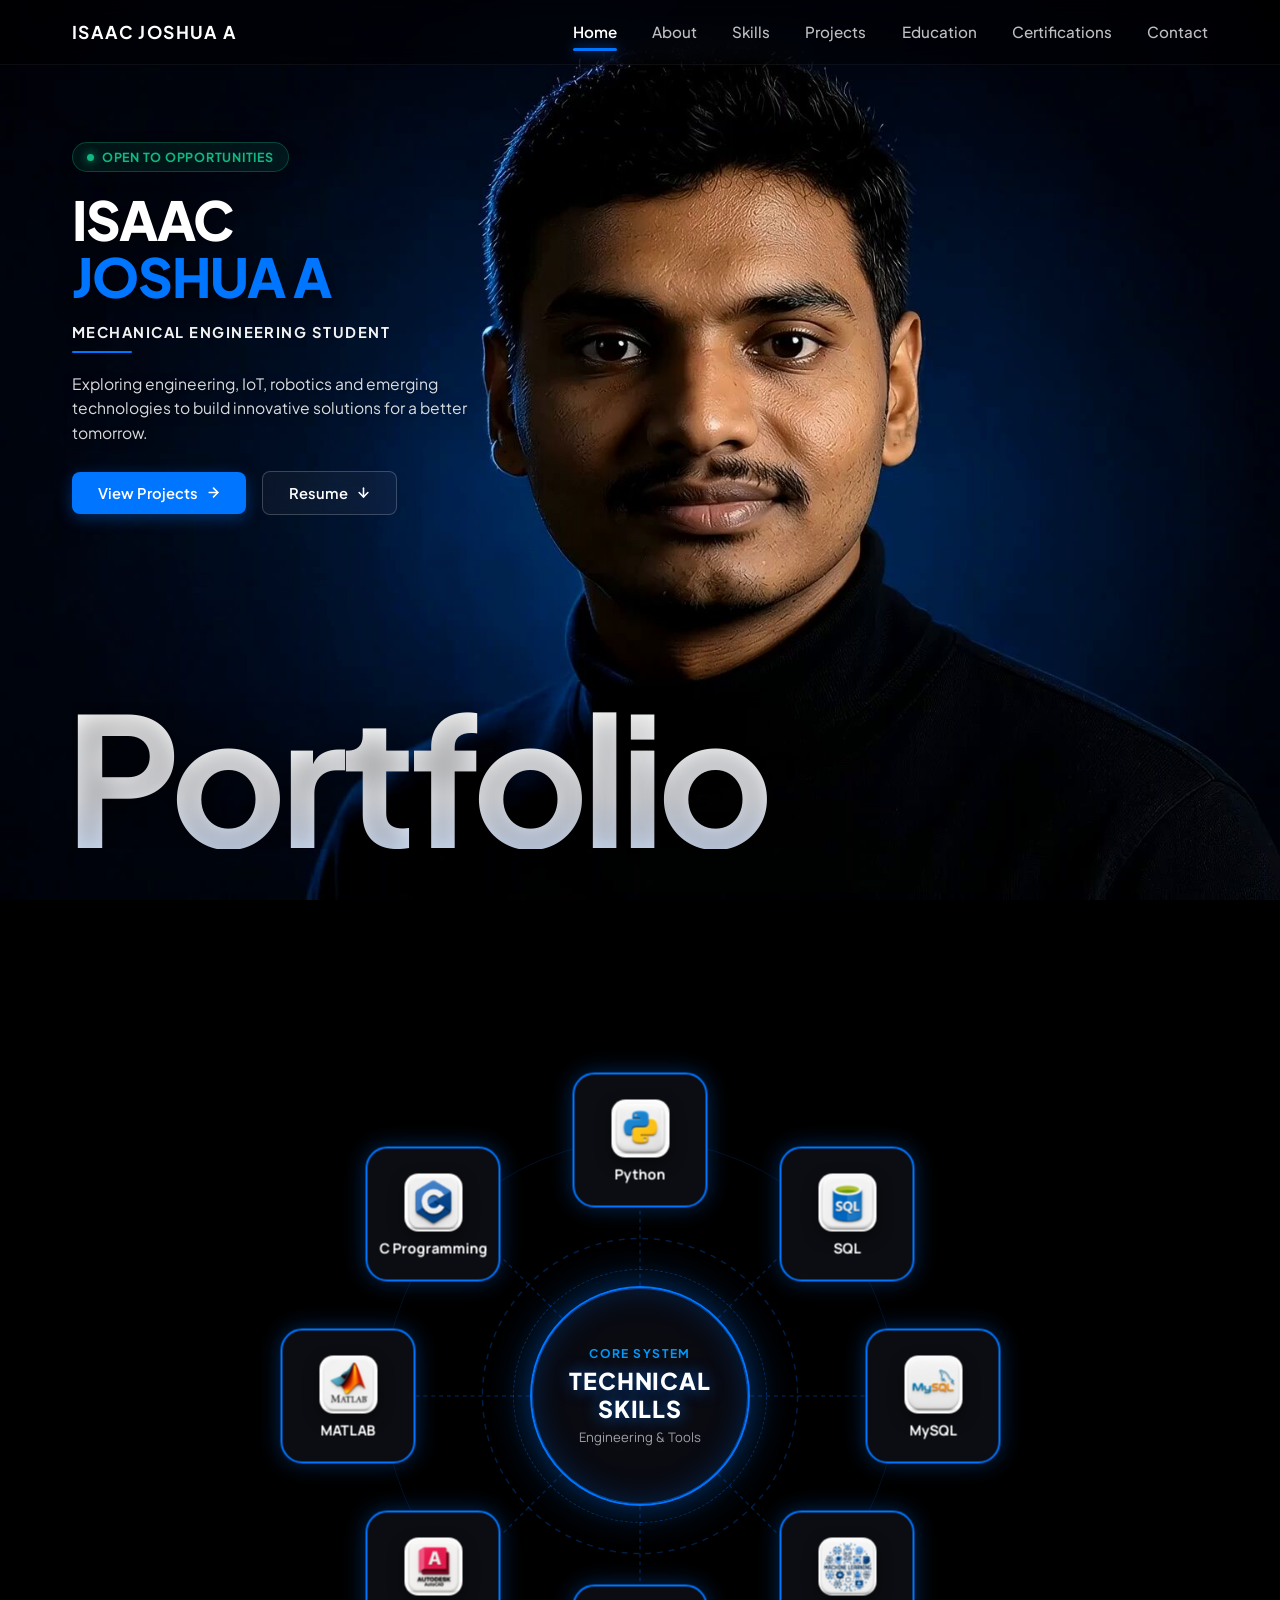
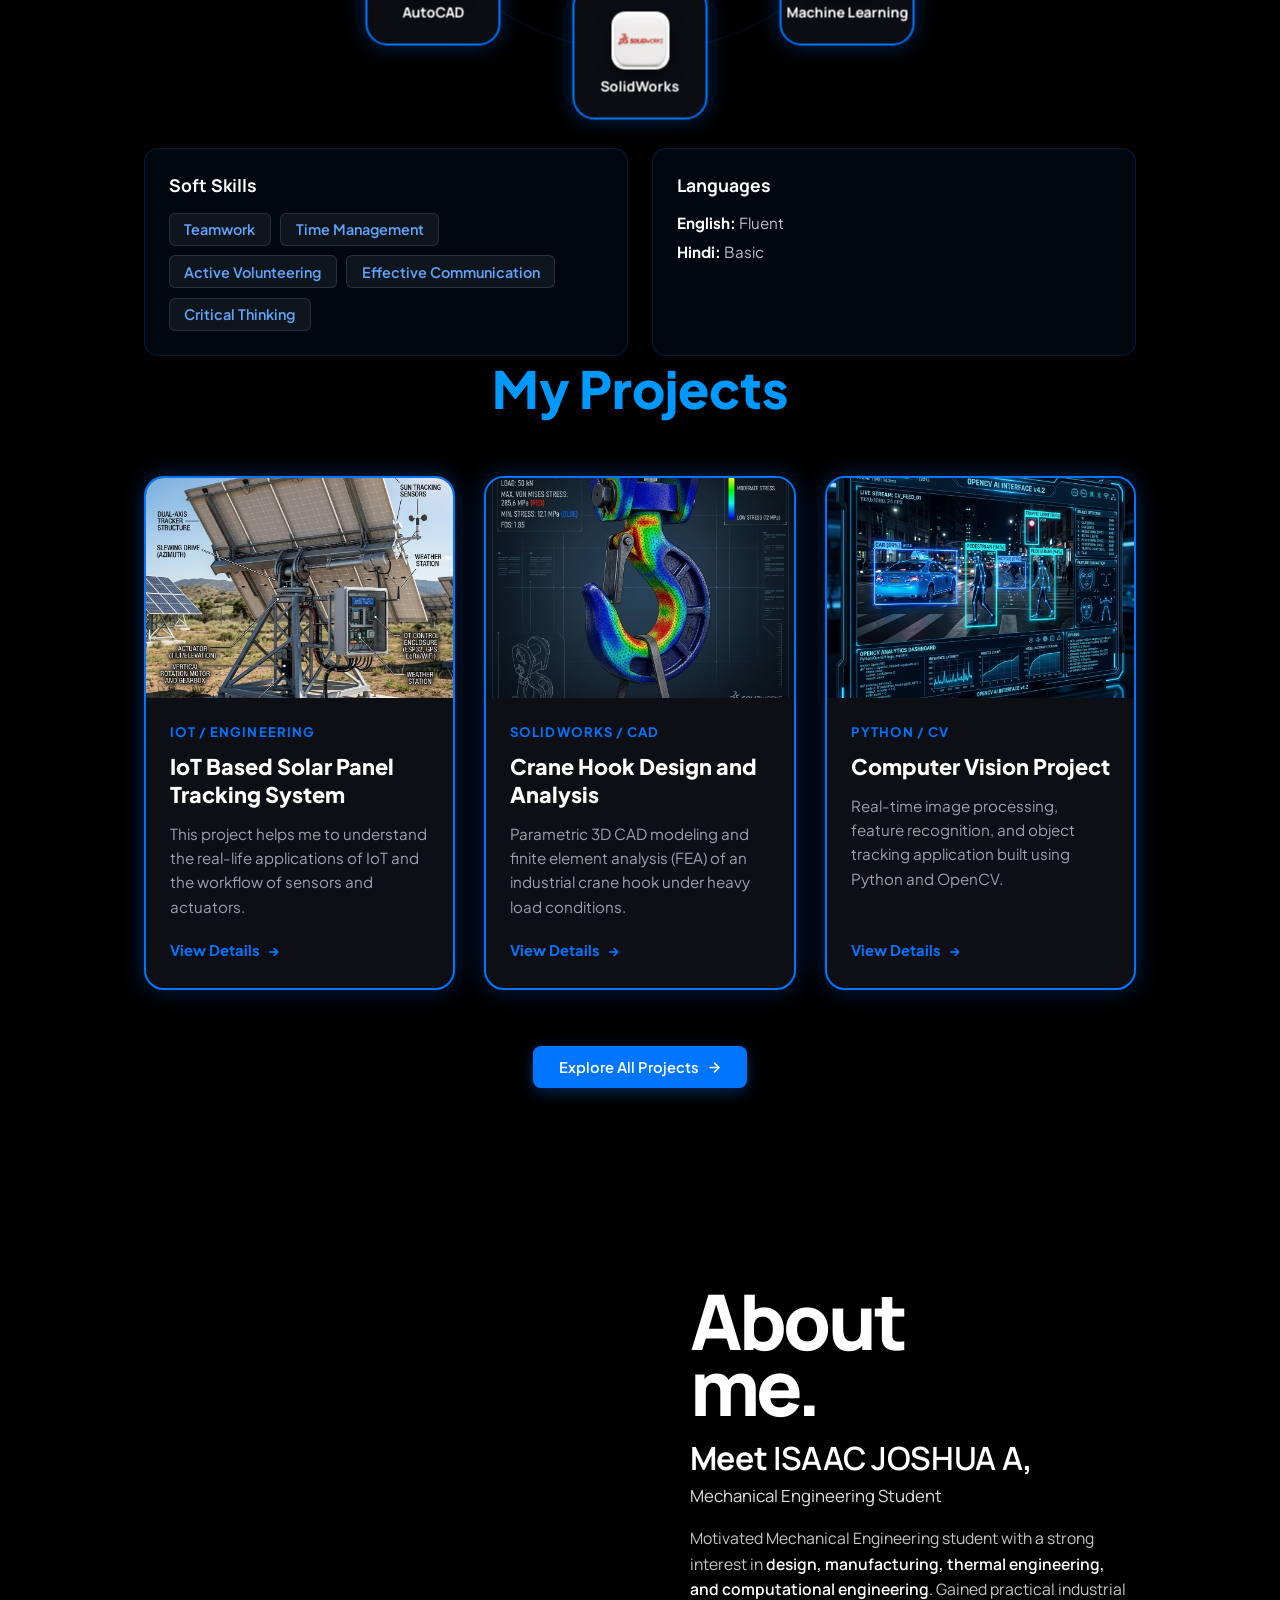
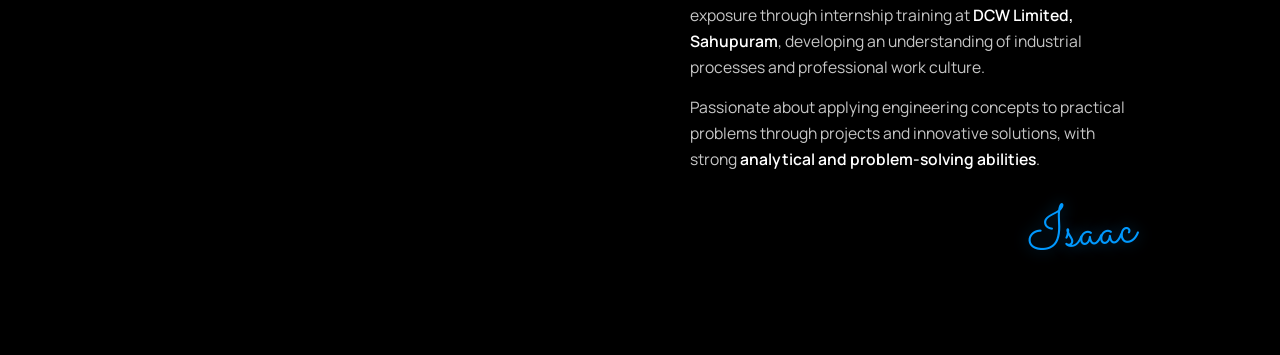
<file: index.html>
<!DOCTYPE html>
<html lang="en">
<head>
    <meta charset="UTF-8">
    <meta name="viewport" content="width=device-width, initial-scale=1.0">
    <title>Isaac Joshua A - Mechanical Engineering Student</title>
    <link rel="preconnect" href="https://fonts.googleapis.com">
    <link rel="preconnect" href="https://fonts.gstatic.com" crossorigin>
    <link href="https://fonts.googleapis.com/css2?family=Manrope:wght@400;600;700;800&family=Plus+Jakarta+Sans:wght@400;500;600;700;800&family=Sacramento&display=swap" rel="stylesheet">
    <link rel="stylesheet" href="assets/css/style.css?v=5.0">
</head>
<body>
    <!-- Top Navigation Bar -->
    <header class="top-navbar">
        <div class="nav-container">
            <a href="#home" class="nav-brand">ISAAC JOSHUA A</a>
            <button class="mobile-menu-btn" aria-label="Toggle navigation">
                <span class="hamburger-bar"></span>
                <span class="hamburger-bar"></span>
                <span class="hamburger-bar"></span>
            </button>
            <nav class="nav-links">
                <a href="#home" class="nav-item active">Home</a>
                <a href="#about" class="nav-item">About</a>
                <a href="skills.html" class="nav-item">Skills</a>
                <a href="projects.html" class="nav-item">Projects</a>
                <a href="education.html" class="nav-item">Education</a>
                <a href="certifications.html" class="nav-item">Certifications</a>
                <a href="contact.html" class="nav-item">Contact</a>
            </nav>
        </div>
    </header>

    <!-- Background Smooth Scroll Canvas -->
    <canvas id="scroll-canvas"></canvas>

    <!-- Page Content Scroll Container -->
    <main class="page-container">
        <!-- Home / Hero Section -->
        <section id="home" class="section hero-section">
            <div class="hero-wrapper">
                <div class="hero-top">
                    <div class="hero-left">
                        <div class="badge">
                            <span class="status-dot green"></span>
                            <span>OPEN TO OPPORTUNITIES</span>
                        </div>
                        <h1 class="hero-title">
                            ISAAC<br>
                            <span class="highlight-blue">JOSHUA A</span>
                        </h1>
                        <div class="hero-subtitle">MECHANICAL ENGINEERING STUDENT</div>
                        <div class="subtitle-line"></div>
                        <p class="hero-description">
                            Exploring engineering, IoT, robotics and emerging technologies to build innovative solutions for a better tomorrow.
                        </p>
                        <div class="hero-buttons">
                            <a href="projects.html" class="btn-primary">
                                <span>View Projects</span>
                                <svg width="15" height="15" viewBox="0 0 24 24" fill="none" stroke="currentColor" stroke-width="2.5" stroke-linecap="round" stroke-linejoin="round">
                                    <line x1="5" y1="12" x2="19" y2="12"></line>
                                    <polyline points="12 5 19 12 12 19"></polyline>
                                </svg>
                            </a>
                            <a href="Resume/isaac-joshua-resume.pdf" target="_blank" rel="noopener noreferrer" class="btn-secondary">
                                <span>Resume</span>
                                <svg width="15" height="15" viewBox="0 0 24 24" fill="none" stroke="currentColor" stroke-width="2.5" stroke-linecap="round" stroke-linejoin="round">
                                    <line x1="12" y1="5" x2="12" y2="19"></line>
                                    <polyline points="19 12 12 19 5 12"></polyline>
                                </svg>
                            </a>
                        </div>
                    </div>
                </div>

                <div class="hero-bottom">
                    <h2 class="hero-big-name">Portfolio</h2>
                </div>
            </div>
        <!-- Skills & Projects Section (Matching Reference Image) -->
        <section id="skills" class="section skills-projects-section">
            <div class="skills-projects-container">
                <!-- Skills Sub-Block -->
                <!-- Radial Orbit Skills Layout -->
                <div class="skills-orbit-wrapper">
                    <!-- Central Focal Point Hub -->
                    <div class="skills-orbit-center">
                        <div class="orbit-pulse-ring"></div>
                        <div class="orbit-pulse-ring-outer"></div>
                        <span class="orange-badge" style="font-size:0.75rem; letter-spacing:0.12em; margin-bottom:0.4rem;">CORE SYSTEM</span>
                        <h2 class="skills-orbit-heading">TECHNICAL<br>SKILLS</h2>
                        <p style="color:#a0a0ab; font-size:0.82rem; margin-top:0.3rem; font-family:'Manrope', sans-serif;">Engineering &amp; Tools</p>
                    </div>

                    <!-- SVG Orbit Connector Rays & Rings -->
                    <svg class="orbit-svg-canvas" viewBox="0 0 800 650" preserveAspectRatio="xMidYMid meet">
                        <!-- Concentric Orbital Rings -->
                        <circle cx="400" cy="325" r="160" class="orbit-ring-line" />
                        <circle cx="400" cy="325" r="260" class="orbit-ring-line-outer" />
                        <!-- 8 Radial Connecting Lines to Skill Nodes -->
                        <line x1="400" y1="325" x2="400" y2="65" class="orbit-ray-line" data-node="1" />
                        <line x1="400" y1="325" x2="585" y2="140" class="orbit-ray-line" data-node="2" />
                        <line x1="400" y1="325" x2="660" y2="325" class="orbit-ray-line" data-node="3" />
                        <line x1="400" y1="325" x2="585" y2="510" class="orbit-ray-line" data-node="4" />
                        <line x1="400" y1="325" x2="400" y2="585" class="orbit-ray-line" data-node="5" />
                        <line x1="400" y1="325" x2="215" y2="510" class="orbit-ray-line" data-node="6" />
                        <line x1="400" y1="325" x2="140" y2="325" class="orbit-ray-line" data-node="7" />
                        <line x1="400" y1="325" x2="215" y2="140" class="orbit-ray-line" data-node="8" />
                    </svg>

                    <!-- 8 Orbital Skill Cards -->
                    <div class="skills-orbit-nodes">
                        <!-- Node 1: Top Center (Python) -->
                        <div class="skill-card orbit-card orbit-pos-1" data-node="1">
                            <img src="assets/images/skills/skill_python.jpg" alt="Python" class="skill-icon">
                            <h4 class="skill-name">Python</h4>
                        </div>
                        <!-- Node 2: Top Right (SQL) -->
                        <div class="skill-card orbit-card orbit-pos-2" data-node="2">
                            <img src="assets/images/skills/skill_sql.jpg" alt="SQL" class="skill-icon">
                            <h4 class="skill-name">SQL</h4>
                        </div>
                        <!-- Node 3: Middle Right (MySQL) -->
                        <div class="skill-card orbit-card orbit-pos-3" data-node="3">
                            <img src="assets/images/skills/skill_mysql.jpg" alt="MySQL" class="skill-icon">
                            <h4 class="skill-name">MySQL</h4>
                        </div>
                        <!-- Node 4: Bottom Right (Machine Learning) -->
                        <div class="skill-card orbit-card orbit-pos-4" data-node="4">
                            <img src="assets/images/skills/skill_ml.jpg" alt="Machine Learning" class="skill-icon">
                            <h4 class="skill-name">Machine Learning</h4>
                        </div>
                        <!-- Node 5: Bottom Center (SolidWorks) -->
                        <div class="skill-card orbit-card orbit-pos-5" data-node="5">
                            <img src="assets/images/skills/skill_solidworks.jpg" alt="SolidWorks" class="skill-icon">
                            <h4 class="skill-name">SolidWorks</h4>
                        </div>
                        <!-- Node 6: Bottom Left (AutoCAD) -->
                        <div class="skill-card orbit-card orbit-pos-6" data-node="6">
                            <img src="assets/images/skills/skill_autocad.jpg" alt="AutoCAD" class="skill-icon">
                            <h4 class="skill-name">AutoCAD</h4>
                        </div>
                        <!-- Node 7: Middle Left (MATLAB) -->
                        <div class="skill-card orbit-card orbit-pos-7" data-node="7">
                            <img src="assets/images/skills/skill_matlab.jpg" alt="MATLAB" class="skill-icon">
                            <h4 class="skill-name">MATLAB</h4>
                        </div>
                        <!-- Node 8: Top Left (C Programming) -->
                        <div class="skill-card orbit-card orbit-pos-8" data-node="8">
                            <img src="assets/images/skills/skill_cprog.jpg" alt="C Programming" class="skill-icon">
                            <h4 class="skill-name">C Programming</h4>
                        </div>
                    </div>
                </div>

                <!-- Soft Skills & Languages Sub-Block -->
                <div style="margin-top: 2rem; display: grid; grid-template-columns: repeat(auto-fit, minmax(300px, 1fr)); gap: 1.5rem; width: 100%;">
                    <div style="background: rgba(0, 117, 255, 0.06); border: 1px solid rgba(0, 117, 255, 0.2); border-radius: 14px; padding: 1.5rem;">
                        <h3 style="color: #ffffff; font-size: 1.1rem; font-weight: 700; margin-bottom: 1rem; font-family: 'Manrope', sans-serif;">Soft Skills</h3>
                        <div style="display: flex; flex-wrap: wrap; gap: 0.6rem;">
                            <span class="project-tag" style="font-size: 0.9rem; padding: 0.4rem 0.9rem;">Teamwork</span>
                            <span class="project-tag" style="font-size: 0.9rem; padding: 0.4rem 0.9rem;">Time Management</span>
                            <span class="project-tag" style="font-size: 0.9rem; padding: 0.4rem 0.9rem;">Active Volunteering</span>
                            <span class="project-tag" style="font-size: 0.9rem; padding: 0.4rem 0.9rem;">Effective Communication</span>
                            <span class="project-tag" style="font-size: 0.9rem; padding: 0.4rem 0.9rem;">Critical Thinking</span>
                        </div>
                    </div>

                    <div style="background: rgba(0, 117, 255, 0.06); border: 1px solid rgba(0, 117, 255, 0.2); border-radius: 14px; padding: 1.5rem;">
                        <h3 style="color: #ffffff; font-size: 1.1rem; font-weight: 700; margin-bottom: 1rem; font-family: 'Manrope', sans-serif;">Languages</h3>
                        <div style="display: flex; flex-direction: column; gap: 0.6rem; color: #c0c0cb; font-size: 0.95rem;">
                            <div><strong style="color: #ffffff;">English:</strong> Fluent</div>
                            <div><strong style="color: #ffffff;">Hindi:</strong> Basic</div>
                        </div>
                    </div>
                </div>

                <!-- Projects Sub-Block -->
                <div id="projects" class="projects-wrapper">
                    <div class="projects-header">
                        <h2 class="orange-projects-title">My Projects</h2>
                    </div>

                    <div class="featured-project-container">
                        <!-- Featured Project 1: Solar Tracking System -->
                        <div class="featured-project-card">
                            <div class="featured-project-img-col">
                                <img src="assets/images/projects/project_solar_tracking.png?v=2.0" alt="IoT Based Solar Panel Tracking System" class="featured-project-img">
                            </div>
                            <div class="featured-project-info-col">
                                <span class="featured-project-category">IoT / Engineering</span>
                                <h3 class="featured-project-title">IoT Based Solar Panel Tracking System</h3>
                                <p class="featured-project-desc">
                                    This project helps me to understand the real-life applications of IoT and the workflow of sensors and actuators.
                                </p>
                                <a href="projects.html" class="featured-project-link">
                                    <span>View Details</span> &rarr;
                                </a>
                            </div>
                        </div>

                        <!-- Featured Project 2: Crane Hook Design & Analysis -->
                        <div class="featured-project-card">
                            <div class="featured-project-img-col">
                                <img src="assets/images/projects/project_crane_hook.png?v=2.0" alt="Crane Hook Design and Analysis" class="featured-project-img">
                            </div>
                            <div class="featured-project-info-col">
                                <span class="featured-project-category">SolidWorks / CAD</span>
                                <h3 class="featured-project-title">Crane Hook Design and Analysis</h3>
                                <p class="featured-project-desc">
                                    Parametric 3D CAD modeling and finite element analysis (FEA) of an industrial crane hook under heavy load conditions.
                                </p>
                                <a href="projects.html" class="featured-project-link">
                                    <span>View Details</span> &rarr;
                                </a>
                            </div>
                        </div>

                        <!-- Featured Project 3: Computer Vision Project -->
                        <div class="featured-project-card">
                            <div class="featured-project-img-col">
                                <img src="assets/images/projects/project_computer_vision.png?v=2.0" alt="Computer Vision Project" class="featured-project-img">
                            </div>
                            <div class="featured-project-info-col">
                                <span class="featured-project-category">Python / CV</span>
                                <h3 class="featured-project-title">Computer Vision Project</h3>
                                <p class="featured-project-desc">
                                    Real-time image processing, feature recognition, and object tracking application built using Python and OpenCV.
                                </p>
                                <a href="projects.html" class="featured-project-link">
                                    <span>View Details</span> &rarr;
                                </a>
                            </div>
                        </div>
                    </div>

                    <div style="margin-top: 3.5rem; text-align: center;">
                        <a href="projects.html" class="btn-primary">
                            <span>Explore All Projects</span>
                            <svg width="15" height="15" viewBox="0 0 24 24" fill="none" stroke="currentColor" stroke-width="2.5" stroke-linecap="round" stroke-linejoin="round">
                                <line x1="5" y1="12" x2="19" y2="12"></line>
                                <polyline points="12 5 19 12 12 19"></polyline>
                            </svg>
                        </a>
                    </div>
                </div>
            </div>
        </section>

        <!-- About Me Section -->
        <section id="about" class="section about-section">
            <div class="about-card">
                <div class="about-right-col">
                    <h2 class="about-big-title">About<br>me.</h2>
                    <h3 class="about-greeting">Meet <strong>ISAAC JOSHUA A</strong>,</h3>
                    <p class="about-tagline">
                        Mechanical Engineering Student
                    </p>
                    
                    <p class="about-paragraph">
                        Motivated Mechanical Engineering student with a strong interest in <strong>design, manufacturing, thermal engineering, and computational engineering</strong>. Gained practical industrial exposure through internship training at <strong>DCW Limited, Sahupuram</strong>, developing an understanding of industrial processes and professional work culture.
                    </p>
                    <p class="about-paragraph">
                        Passionate about applying engineering concepts to practical problems through projects and innovative solutions, with strong <strong>analytical and problem-solving abilities</strong>.
                    </p>

                    <div class="about-signature-wrapper">
                        <span class="signature-text">Isaac</span>
                    </div>
                </div>
            </div>
        </section>
    </main>

    <script src="assets/js/script.js"></script>
</body>
</html>
</file>
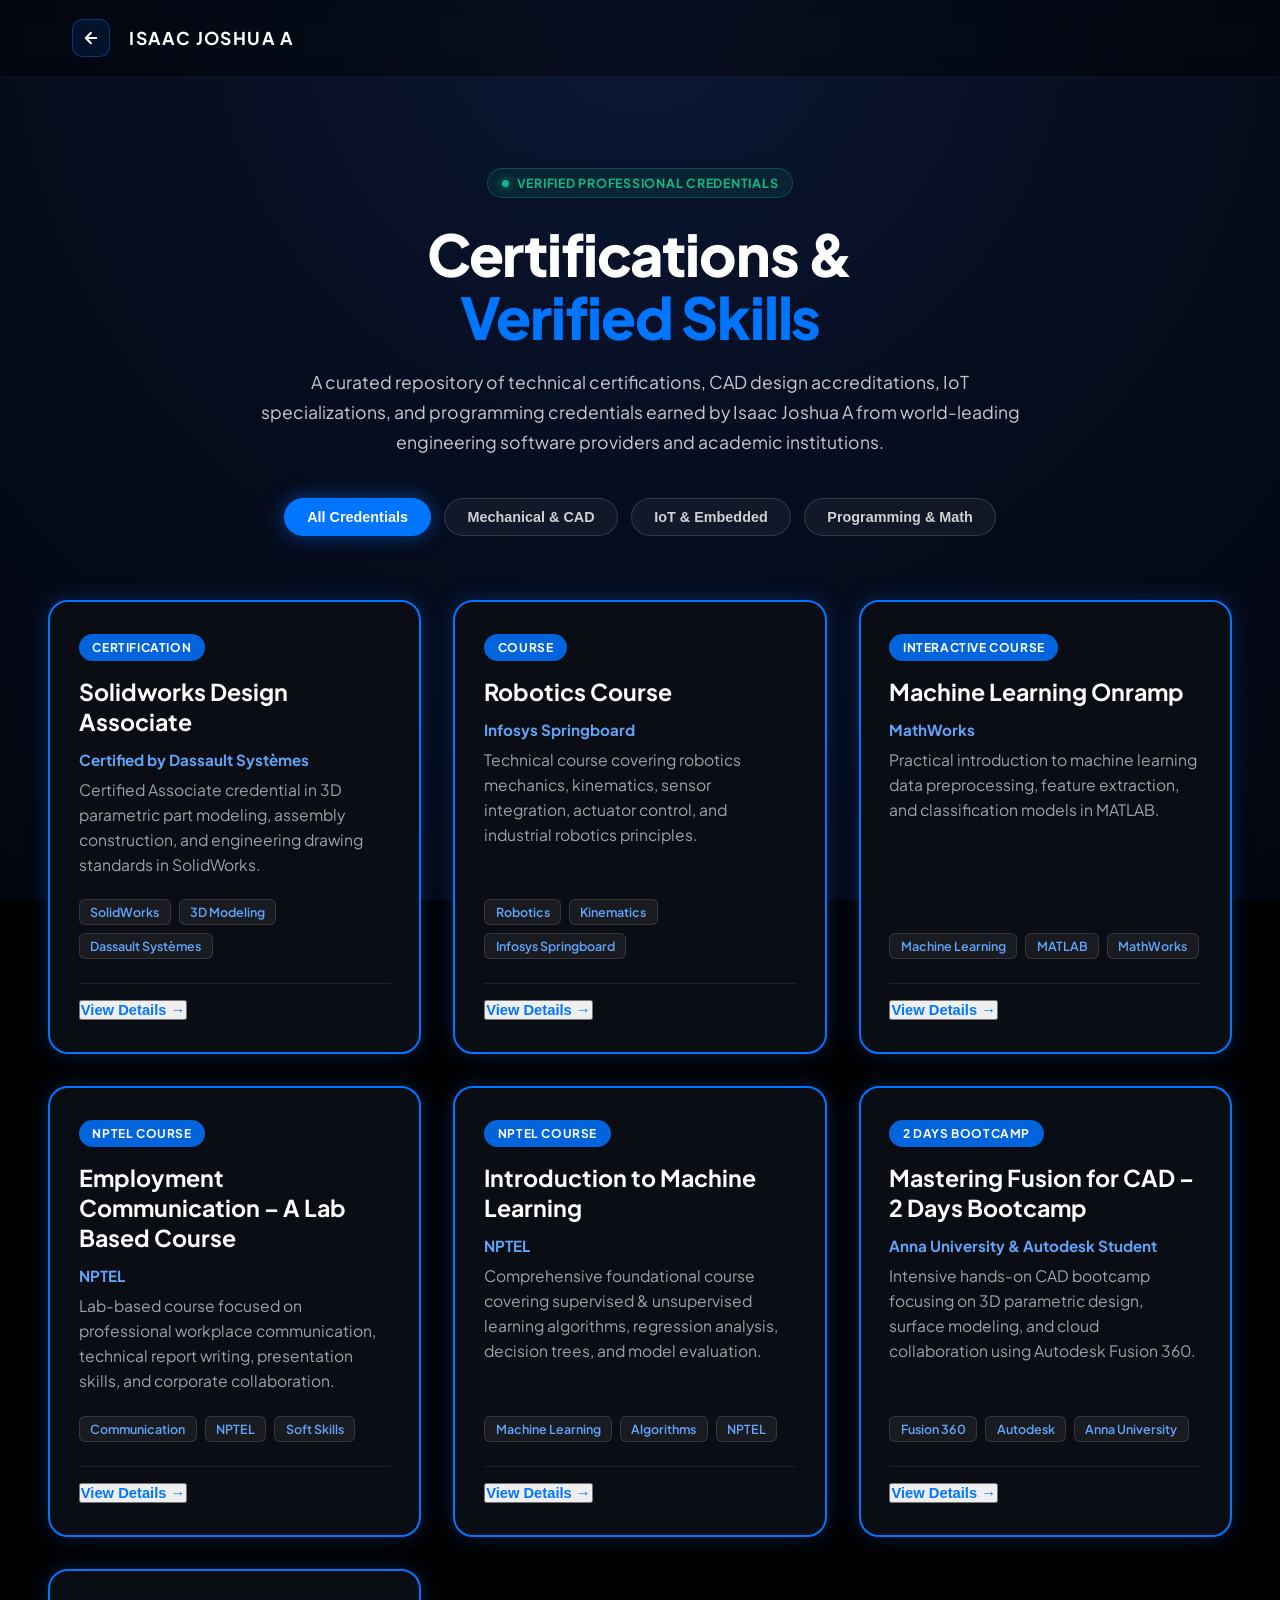
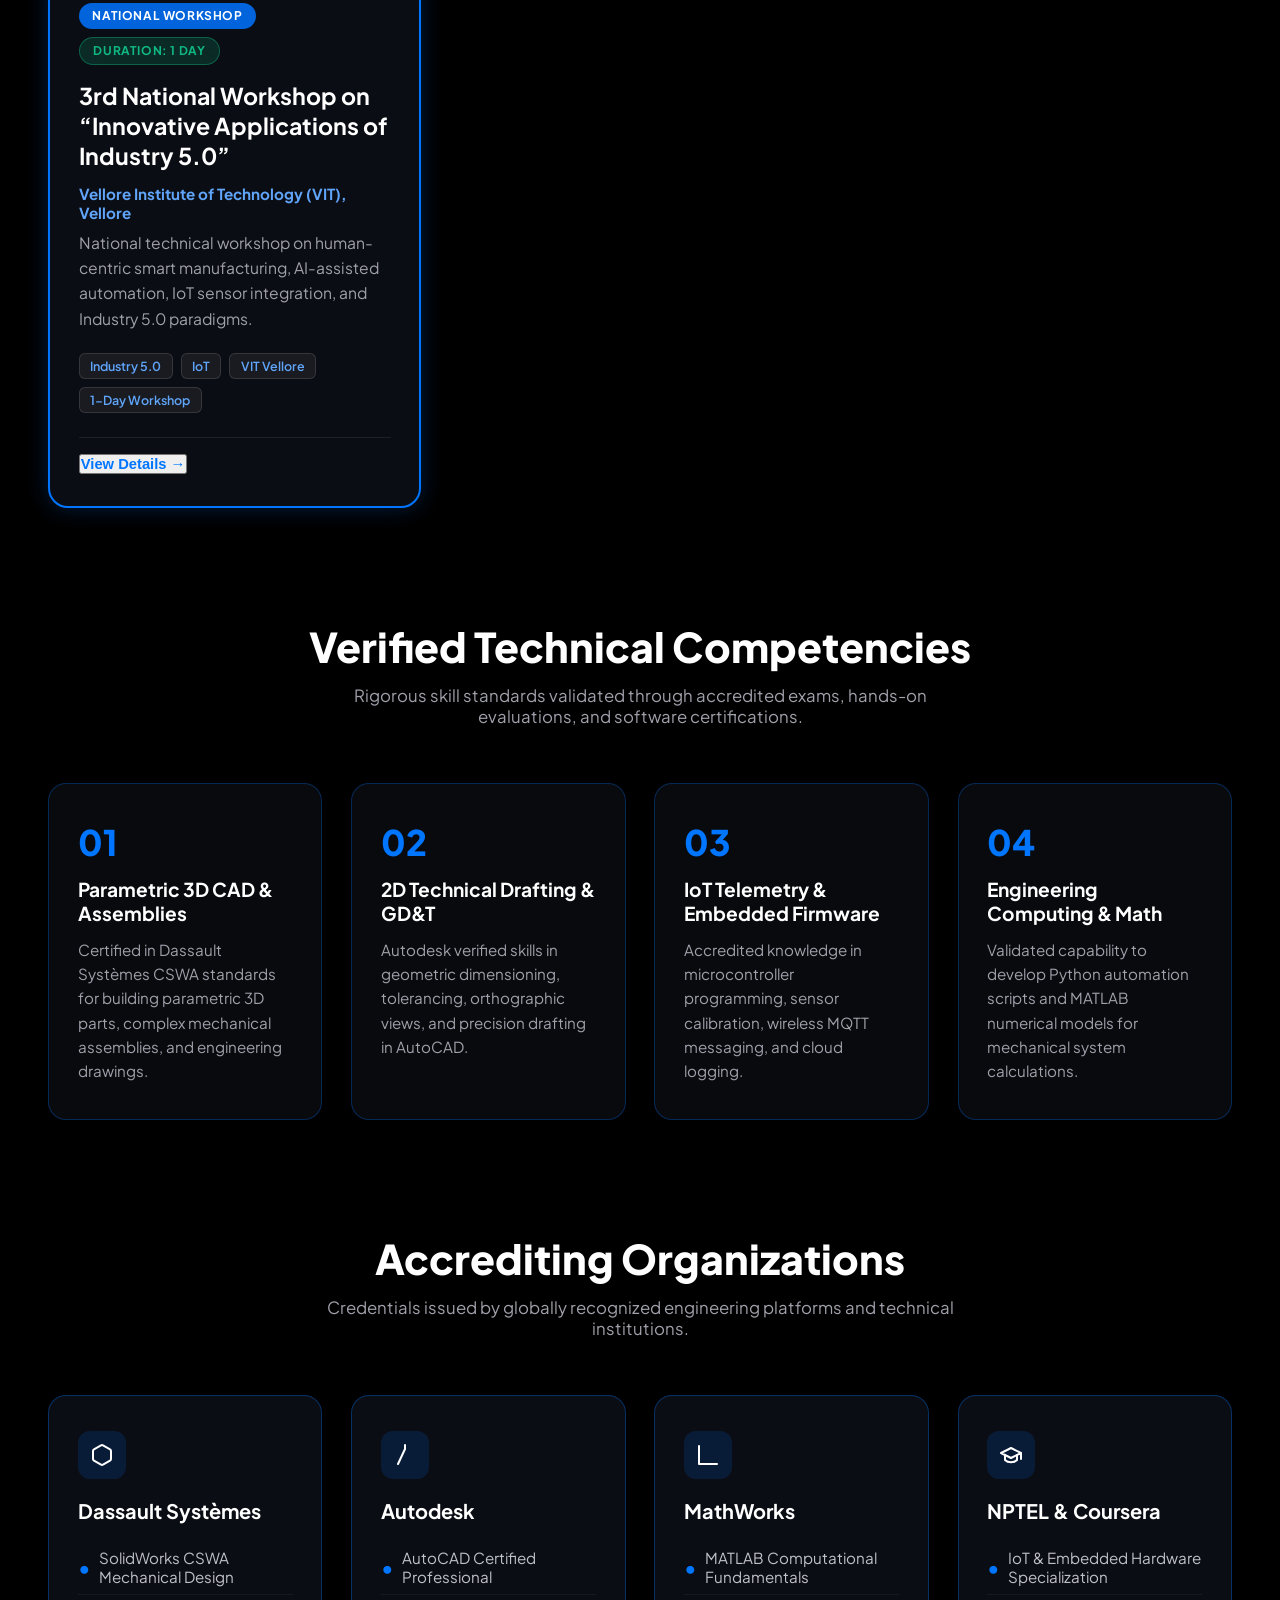
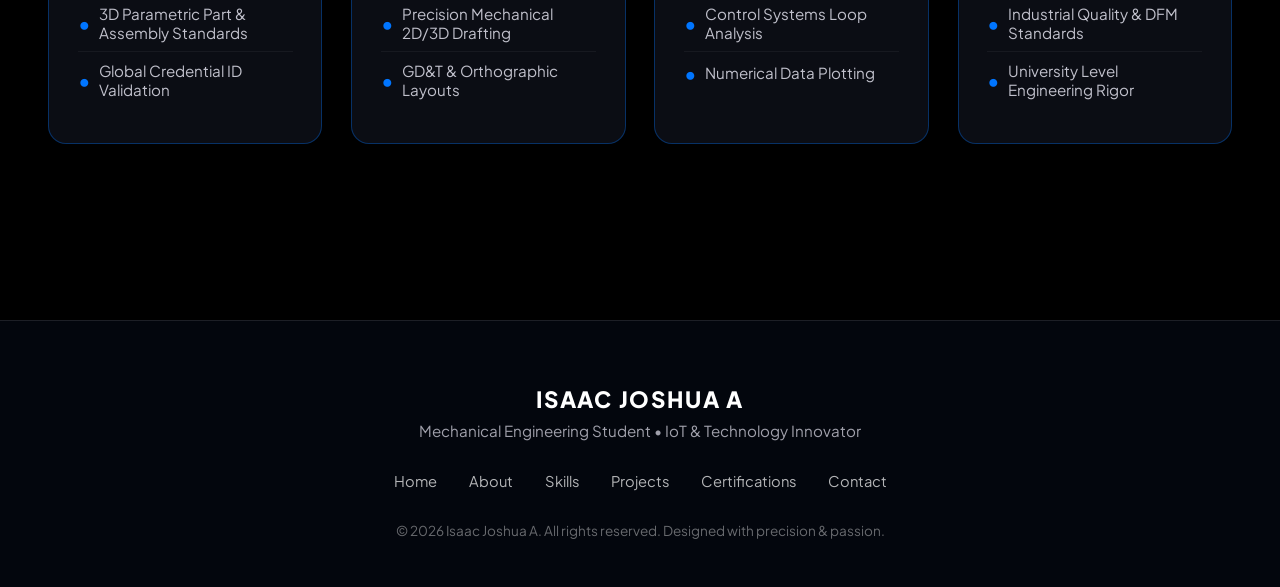
<file: certifications.html>
<!DOCTYPE html>
<html lang="en">
<head>
    <meta charset="UTF-8">
    <meta name="viewport" content="width=device-width, initial-scale=1.0">
    <title>Certifications - Isaac Joshua A | Mechanical Engineering & IoT</title>
    <link rel="preconnect" href="https://fonts.googleapis.com">
    <link rel="preconnect" href="https://fonts.gstatic.com" crossorigin>
    <link href="https://fonts.googleapis.com/css2?family=Plus+Jakarta+Sans:wght@400;500;600;700;800&display=swap" rel="stylesheet">
    <link rel="stylesheet" href="assets/css/style.css?v=6.0">
</head>
<body class="projects-page">
    <!-- Top Navigation Bar -->
    <header class="top-navbar">
        <div class="nav-container subpage-nav-container">
            <div class="subpage-header-left">
                <a href="index.html#home" class="btn-icon-back" aria-label="Back to Home">
                    <svg width="18" height="18" viewBox="0 0 24 24" fill="none" stroke="currentColor" stroke-width="2.5" stroke-linecap="round" stroke-linejoin="round">
                        <line x1="19" y1="12" x2="5" y2="12"></line>
                        <polyline points="12 19 5 12 12 5"></polyline>
                    </svg>
                </a>
                <a href="index.html#home" class="nav-brand">ISAAC JOSHUA A</a>
            </div>
        </div>
    </header>

    <!-- Main Container -->
    <main class="projects-page-wrapper">

        <!-- SECTION 1: Top Title & Subtext Hero Section -->
        <section class="projects-page-hero">
            <div class="badge">
                <span class="status-dot green"></span>
                <span>VERIFIED PROFESSIONAL CREDENTIALS</span>
            </div>
            <h1 class="projects-page-title">
                Certifications &amp; <br>
                <span class="highlight-blue">Verified Skills</span>
            </h1>
            <p class="projects-page-subtext">
                A curated repository of technical certifications, CAD design accreditations, IoT specializations, and programming credentials earned by Isaac Joshua A from world-leading engineering software providers and academic institutions.
            </p>

            <!-- Interactive Category Filter Bar -->
            <div class="projects-filter-bar">
                <button class="filter-btn active" data-filter="all">All Credentials</button>
                <button class="filter-btn" data-filter="cad">Mechanical &amp; CAD</button>
                <button class="filter-btn" data-filter="iot">IoT &amp; Embedded</button>
                <button class="filter-btn" data-filter="code">Programming &amp; Math</button>
            </div>
        </section>

        <!-- SECTION 2: Comprehensive Certifications Showcase Grid -->
        <section class="projects-grid-section">
            <div class="projects-grid-container">

                <!-- 1. Solidworks Design Associate -->
                <div class="project-card-full" data-category="cad">
                    <div class="project-card-body">
                        <div style="display:flex; justify-content:space-between; align-items:flex-start; margin-bottom:1rem;">
                            <span class="project-card-category-badge" style="position:static;">Certification</span>
                        </div>
                        <h3 class="project-card-title">Solidworks Design Associate</h3>
                        <p style="color:#60a5fa; font-size:0.95rem; font-weight:700; margin-bottom:0.5rem;">Certified by Dassault Systèmes</p>
                        <p class="project-card-desc">
                            Certified Associate credential in 3D parametric part modeling, assembly construction, and engineering drawing standards in SolidWorks.
                        </p>
                        <div class="project-card-tags">
                            <span class="project-tag">SolidWorks</span>
                            <span class="project-tag">3D Modeling</span>
                            <span class="project-tag">Dassault Systèmes</span>
                        </div>
                        <div class="project-card-footer">
                            <button class="btn-card-details" onclick="openCertModal('sw_associate')">
                                View Details &rarr;
                            </button>
                        </div>
                    </div>
                </div>

                <!-- 2. Robotics Course -->
                <div class="project-card-full" data-category="iot">
                    <div class="project-card-body">
                        <div style="display:flex; justify-content:space-between; align-items:flex-start; margin-bottom:1rem;">
                            <span class="project-card-category-badge" style="position:static;">Course</span>
                        </div>
                        <h3 class="project-card-title">Robotics Course</h3>
                        <p style="color:#60a5fa; font-size:0.95rem; font-weight:700; margin-bottom:0.5rem;">Infosys Springboard</p>
                        <p class="project-card-desc">
                            Technical course covering robotics mechanics, kinematics, sensor integration, actuator control, and industrial robotics principles.
                        </p>
                        <div class="project-card-tags">
                            <span class="project-tag">Robotics</span>
                            <span class="project-tag">Kinematics</span>
                            <span class="project-tag">Infosys Springboard</span>
                        </div>
                        <div class="project-card-footer">
                            <button class="btn-card-details" onclick="openCertModal('robotics_infosys')">
                                View Details &rarr;
                            </button>
                        </div>
                    </div>
                </div>

                <!-- 3. Machine Learning Onramp -->
                <div class="project-card-full" data-category="code">
                    <div class="project-card-body">
                        <div style="display:flex; justify-content:space-between; align-items:flex-start; margin-bottom:1rem;">
                            <span class="project-card-category-badge" style="position:static;">Interactive Course</span>
                        </div>
                        <h3 class="project-card-title">Machine Learning Onramp</h3>
                        <p style="color:#60a5fa; font-size:0.95rem; font-weight:700; margin-bottom:0.5rem;">MathWorks</p>
                        <p class="project-card-desc">
                            Practical introduction to machine learning data preprocessing, feature extraction, and classification models in MATLAB.
                        </p>
                        <div class="project-card-tags">
                            <span class="project-tag">Machine Learning</span>
                            <span class="project-tag">MATLAB</span>
                            <span class="project-tag">MathWorks</span>
                        </div>
                        <div class="project-card-footer">
                            <button class="btn-card-details" onclick="openCertModal('ml_mathworks')">
                                View Details &rarr;
                            </button>
                        </div>
                    </div>
                </div>

                <!-- 4. Employment Communication – A Lab Based Course -->
                <div class="project-card-full" data-category="code">
                    <div class="project-card-body">
                        <div style="display:flex; justify-content:space-between; align-items:flex-start; margin-bottom:1rem;">
                            <span class="project-card-category-badge" style="position:static;">NPTEL Course</span>
                        </div>
                        <h3 class="project-card-title">Employment Communication – A Lab Based Course</h3>
                        <p style="color:#60a5fa; font-size:0.95rem; font-weight:700; margin-bottom:0.5rem;">NPTEL</p>
                        <p class="project-card-desc">
                            Lab-based course focused on professional workplace communication, technical report writing, presentation skills, and corporate collaboration.
                        </p>
                        <div class="project-card-tags">
                            <span class="project-tag">Communication</span>
                            <span class="project-tag">NPTEL</span>
                            <span class="project-tag">Soft Skills</span>
                        </div>
                        <div class="project-card-footer">
                            <button class="btn-card-details" onclick="openCertModal('emp_comm')">
                                View Details &rarr;
                            </button>
                        </div>
                    </div>
                </div>

                <!-- 5. Introduction to Machine Learning -->
                <div class="project-card-full" data-category="code">
                    <div class="project-card-body">
                        <div style="display:flex; justify-content:space-between; align-items:flex-start; margin-bottom:1rem;">
                            <span class="project-card-category-badge" style="position:static;">NPTEL Course</span>
                        </div>
                        <h3 class="project-card-title">Introduction to Machine Learning</h3>
                        <p style="color:#60a5fa; font-size:0.95rem; font-weight:700; margin-bottom:0.5rem;">NPTEL</p>
                        <p class="project-card-desc">
                            Comprehensive foundational course covering supervised &amp; unsupervised learning algorithms, regression analysis, decision trees, and model evaluation.
                        </p>
                        <div class="project-card-tags">
                            <span class="project-tag">Machine Learning</span>
                            <span class="project-tag">Algorithms</span>
                            <span class="project-tag">NPTEL</span>
                        </div>
                        <div class="project-card-footer">
                            <button class="btn-card-details" onclick="openCertModal('intro_ml')">
                                View Details &rarr;
                            </button>
                        </div>
                    </div>
                </div>

                <!-- 6. Mastering Fusion for CAD – 2 Days Bootcamp -->
                <div class="project-card-full" data-category="cad">
                    <div class="project-card-body">
                        <div style="display:flex; justify-content:space-between; align-items:flex-start; margin-bottom:1rem;">
                            <span class="project-card-category-badge" style="position:static;">2 Days Bootcamp</span>
                        </div>
                        <h3 class="project-card-title">Mastering Fusion for CAD – 2 Days Bootcamp</h3>
                        <p style="color:#60a5fa; font-size:0.95rem; font-weight:700; margin-bottom:0.5rem;">Anna University &amp; Autodesk Student</p>
                        <p class="project-card-desc">
                            Intensive hands-on CAD bootcamp focusing on 3D parametric design, surface modeling, and cloud collaboration using Autodesk Fusion 360.
                        </p>
                        <div class="project-card-tags">
                            <span class="project-tag">Fusion 360</span>
                            <span class="project-tag">Autodesk</span>
                            <span class="project-tag">Anna University</span>
                        </div>
                        <div class="project-card-footer">
                            <button class="btn-card-details" onclick="openCertModal('fusion_bootcamp')">
                                View Details &rarr;
                            </button>
                        </div>
                    </div>
                </div>

                <!-- 7. 3rd National Workshop on “Innovative Applications of Industry 5.0” -->
                <div id="workshops" class="project-card-full" data-category="iot">
                    <div class="project-card-body">
                        <div style="display:flex; justify-content:space-between; align-items:flex-start; margin-bottom:1rem; flex-wrap:wrap; gap:0.5rem;">
                            <span class="project-card-category-badge" style="position:static;">National Workshop</span>
                            <span class="project-card-category-badge" style="position:static; background:rgba(16,185,129,0.18); border:1px solid rgba(16,185,129,0.4); color:#10b981;">Duration: 1 Day</span>
                        </div>
                        <h3 class="project-card-title">3rd National Workshop on “Innovative Applications of Industry 5.0”</h3>
                        <p style="color:#60a5fa; font-size:0.95rem; font-weight:700; margin-bottom:0.5rem;">Vellore Institute of Technology (VIT), Vellore</p>
                        <p class="project-card-desc">
                            National technical workshop on human-centric smart manufacturing, AI-assisted automation, IoT sensor integration, and Industry 5.0 paradigms.
                        </p>
                        <div class="project-card-tags">
                            <span class="project-tag">Industry 5.0</span>
                            <span class="project-tag">IoT</span>
                            <span class="project-tag">VIT Vellore</span>
                            <span class="project-tag">1-Day Workshop</span>
                        </div>
                        <div class="project-card-footer">
                            <button class="btn-card-details" onclick="openCertModal('industry_5')">
                                View Details &rarr;
                            </button>
                        </div>
                    </div>
                </div>

            </div>
        </section>

        <!-- SECTION 3: Key Competencies & Specialized Domains -->
        <section class="projects-methodology-section">
            <div class="projects-section-header">
                <h2 class="projects-section-title">Verified Technical Competencies</h2>
                <p class="projects-section-subtitle">
                    Rigorous skill standards validated through accredited exams, hands-on evaluations, and software certifications.
                </p>
            </div>

            <div class="methodology-grid">
                <div class="methodology-card">
                    <div class="methodology-step-num">01</div>
                    <h3 class="methodology-card-title">Parametric 3D CAD &amp; Assemblies</h3>
                    <p class="methodology-card-desc">
                        Certified in Dassault Systèmes CSWA standards for building parametric 3D parts, complex mechanical assemblies, and engineering drawings.
                    </p>
                </div>

                <div class="methodology-card">
                    <div class="methodology-step-num">02</div>
                    <h3 class="methodology-card-title">2D Technical Drafting &amp; GD&amp;T</h3>
                    <p class="methodology-card-desc">
                        Autodesk verified skills in geometric dimensioning, tolerancing, orthographic views, and precision drafting in AutoCAD.
                    </p>
                </div>

                <div class="methodology-card">
                    <div class="methodology-step-num">03</div>
                    <h3 class="methodology-card-title">IoT Telemetry &amp; Embedded Firmware</h3>
                    <p class="methodology-card-desc">
                        Accredited knowledge in microcontroller programming, sensor calibration, wireless MQTT messaging, and cloud logging.
                    </p>
                </div>

                <div class="methodology-card">
                    <div class="methodology-step-num">04</div>
                    <h3 class="methodology-card-title">Engineering Computing &amp; Math</h3>
                    <p class="methodology-card-desc">
                        Validated capability to develop Python automation scripts and MATLAB numerical models for mechanical system calculations.
                    </p>
                </div>
            </div>
        </section>

        <!-- SECTION 4: Issuing Organizations & Accreditation Partners -->
        <section class="projects-tech-matrix-section">
            <div class="projects-section-header">
                <h2 class="projects-section-title">Accrediting Organizations</h2>
                <p class="projects-section-subtitle">
                    Credentials issued by globally recognized engineering platforms and technical institutions.
                </p>
            </div>

            <div class="tech-matrix-grid">
                <div class="tech-matrix-card">
                    <div class="tech-matrix-icon">
                        <svg width="24" height="24" viewBox="0 0 24 24" fill="none" stroke="currentColor" stroke-width="2" stroke-linecap="round" stroke-linejoin="round">
                            <path d="M21 16V8a2 2 0 0 0-1-1.73l-7-4a2 2 0 0 0-2 0l-7 4A2 2 0 0 0 3 8v8a2 2 0 0 0 1 1.73l7 4a2 2 0 0 0 2 0l7-4A2 2 0 0 0 21 16z"></path>
                        </svg>
                    </div>
                    <h3 class="tech-matrix-card-title">Dassault Systèmes</h3>
                    <ul class="tech-matrix-list">
                        <li class="tech-matrix-item">SolidWorks CSWA Mechanical Design</li>
                        <li class="tech-matrix-item">3D Parametric Part &amp; Assembly Standards</li>
                        <li class="tech-matrix-item">Global Credential ID Validation</li>
                    </ul>
                </div>

                <div class="tech-matrix-card">
                    <div class="tech-matrix-icon">
                        <svg width="24" height="24" viewBox="0 0 24 24" fill="none" stroke="currentColor" stroke-width="2" stroke-linecap="round" stroke-linejoin="round">
                            <path d="M12 2v4"></path>
                            <path d="M12 6L5 21"></path>
                        </svg>
                    </div>
                    <h3 class="tech-matrix-card-title">Autodesk</h3>
                    <ul class="tech-matrix-list">
                        <li class="tech-matrix-item">AutoCAD Certified Professional</li>
                        <li class="tech-matrix-item">Precision Mechanical 2D/3D Drafting</li>
                        <li class="tech-matrix-item">GD&amp;T &amp; Orthographic Layouts</li>
                    </ul>
                </div>

                <div class="tech-matrix-card">
                    <div class="tech-matrix-icon">
                        <svg width="24" height="24" viewBox="0 0 24 24" fill="none" stroke="currentColor" stroke-width="2" stroke-linecap="round" stroke-linejoin="round">
                            <path d="M3 3v18h18"></path>
                        </svg>
                    </div>
                    <h3 class="tech-matrix-card-title">MathWorks</h3>
                    <ul class="tech-matrix-list">
                        <li class="tech-matrix-item">MATLAB Computational Fundamentals</li>
                        <li class="tech-matrix-item">Control Systems Loop Analysis</li>
                        <li class="tech-matrix-item">Numerical Data Plotting</li>
                    </ul>
                </div>

                <div class="tech-matrix-card">
                    <div class="tech-matrix-icon">
                        <svg width="24" height="24" viewBox="0 0 24 24" fill="none" stroke="currentColor" stroke-width="2" stroke-linecap="round" stroke-linejoin="round">
                            <path d="M22 10v6M2 10l10-5 10 5-10 5z"></path>
                            <path d="M6 12v5c3 3 9 3 12 0v-5"></path>
                        </svg>
                    </div>
                    <h3 class="tech-matrix-card-title">NPTEL &amp; Coursera</h3>
                    <ul class="tech-matrix-list">
                        <li class="tech-matrix-item">IoT &amp; Embedded Hardware Specialization</li>
                        <li class="tech-matrix-item">Industrial Quality &amp; DFM Standards</li>
                        <li class="tech-matrix-item">University Level Engineering Rigor</li>
                    </ul>
                </div>
            </div>
        </section>

    </main>

    <!-- Page Footer -->
    <footer class="projects-page-footer">
        <div class="footer-brand">ISAAC JOSHUA A</div>
        <p class="footer-tagline">Mechanical Engineering Student &bull; IoT &amp; Technology Innovator</p>
        <div class="footer-links">
            <a href="index.html#home" class="footer-link">Home</a>
            <a href="index.html#about" class="footer-link">About</a>
            <a href="index.html#skills" class="footer-link">Skills</a>
            <a href="projects.html" class="footer-link">Projects</a>
            <a href="certifications.html" class="footer-link">Certifications</a>
            <a href="index.html#contact" class="footer-link">Contact</a>
        </div>
        <div class="footer-copyright">
            &copy; 2026 Isaac Joshua A. All rights reserved. Designed with precision &amp; passion.
        </div>
    </footer>

    <!-- Interactive Certification Modal Popup -->
    <div id="project-modal" class="project-modal">
        <div class="project-modal-content">
            <button class="modal-close-btn" onclick="closeCertModal()">&times;</button>
            <div id="modal-body-content"></div>
        </div>
    </div>

    <!-- Script for Certifications Interactivity -->
    <script>
        // Category Filter Interactivity
        const filterBtns = document.querySelectorAll('.filter-btn');
        const projectCards = document.querySelectorAll('.project-card-full');

        filterBtns.forEach(btn => {
            btn.addEventListener('click', () => {
                filterBtns.forEach(b => b.classList.remove('active'));
                btn.classList.add('active');

                const filter = btn.getAttribute('data-filter');

                projectCards.forEach(card => {
                    const category = card.getAttribute('data-category');
                    if (filter === 'all' || category === filter) {
                        card.style.display = 'flex';
                    } else {
                        card.style.display = 'none';
                    }
                });
            });
        });

        // Certification Modal Interactivity
        const certDetails = {
            'sw_associate': {
                title: 'Solidworks Design Associate',
                issuer: 'Certified by Dassault Systèmes',
                date: 'Certified',
                id: 'DS-SW-ASSOC',
                category: 'CAD Certification',
                description: 'Certified Associate credential in 3D parametric part modeling, assembly construction, mass properties analysis, and engineering drawing standards in SolidWorks.',
                skills: [
                    '3D Part Parametric Sketching & Extrusions',
                    'Assembly Mating & Kinematic Constraints',
                    'Mass Properties & Material Density Calculation',
                    'Engineering Drawing Views & Blueprint Specs'
                ]
            },
            'robotics_infosys': {
                title: 'Robotics Course',
                issuer: 'Infosys Springboard',
                date: 'Completed',
                id: 'INF-ROB-01',
                category: 'Robotics & Automation',
                description: 'Technical course covering fundamental robotics mechanics, sensor integration, actuator feedback loops, and kinematic path control.',
                skills: [
                    'Robotics Kinematics & Mechanics',
                    'Sensors & Actuators Integration',
                    'Autonomous Feedback Control Loops',
                    'Industrial Robotics Applications'
                ]
            },
            'ml_mathworks': {
                title: 'Machine Learning Onramp',
                issuer: 'MathWorks',
                date: 'Completed',
                id: 'MW-ML-ONRAMP',
                category: 'Machine Learning',
                description: 'Official MathWorks course covering machine learning fundamentals, feature extraction, supervised classification models, and algorithmic evaluations in MATLAB.',
                skills: [
                    'Supervised & Unsupervised Machine Learning',
                    'Feature Extraction & Data Preprocessing',
                    'Classification Model Training & Assessment',
                    'MATLAB Computational Workflows'
                ]
            },
            'emp_comm': {
                title: 'Employment Communication – A Lab Based Course',
                issuer: 'NPTEL',
                date: 'Completed',
                id: 'NPTEL-EMP-COMM',
                category: 'Professional Soft Skills',
                description: 'Lab-based professional course covering effective corporate communication, technical report writing, workplace presentation, and interpersonal collaboration.',
                skills: [
                    'Technical Report & Documentation Writing',
                    'Workplace Communication & Presentations',
                    'Interpersonal Team Collaboration',
                    'Corporate Professional Etiquette'
                ]
            },
            'intro_ml': {
                title: 'Introduction to Machine Learning',
                issuer: 'NPTEL',
                date: 'Completed',
                id: 'NPTEL-INTRO-ML',
                category: 'Machine Learning',
                description: 'In-depth academic course on core machine learning concepts, linear & logistic regression, decision trees, neural networks, and model performance metrics.',
                skills: [
                    'Linear & Logistic Regression Analysis',
                    'Decision Trees & Random Forest Classifier',
                    'Model Evaluation Metrics & Cross-Validation',
                    'Algorithmic Problem-Solving'
                ]
            },
            'fusion_bootcamp': {
                title: 'Mastering Fusion for CAD – 2 Days Bootcamp',
                issuer: 'Anna University & Autodesk Student',
                date: 'Completed (2 Days Bootcamp)',
                id: 'AU-AD-FUSION-BOOT',
                category: 'CAD Bootcamp',
                description: 'Hands-on intensive bootcamp exploring 3D parametric surface modeling, generative design concepts, and cloud collaboration using Autodesk Fusion 360.',
                skills: [
                    'Autodesk Fusion 360 Parametric Modeling',
                    'Generative Design & Surface Sculpting',
                    'Cloud-Based CAD Collaboration',
                    'Rapid Prototyping Preparation'
                ]
            },
            'industry_5': {
                title: '3rd National Workshop on “Innovative Applications of Industry 5.0”',
                issuer: 'Vellore Institute of Technology (VIT), Vellore',
                date: 'Duration: 1 Day Workshop',
                id: 'VIT-IND-5.0-WRK',
                category: 'National Technical Workshop',
                description: 'National workshop covering Industry 5.0 technologies, human-robot collaboration, AI-driven manufacturing, and smart IoT sensor ecosystems.',
                skills: [
                    'Industry 5.0 Smart Manufacturing Paradigms',
                    'Human-Robot Collaboration Frameworks',
                    'AI & IoT Integration in Industry',
                    'Sustainable & Resilience Engineering'
                ]
            }
        };

        function openCertModal(key) {
            const data = certDetails[key];
            if (!data) return;

            const modal = document.getElementById('project-modal');
            const content = document.getElementById('modal-body-content');

            content.innerHTML = `
                <div style="margin-bottom: 1.2rem;">
                    <span class="project-card-category-badge" style="position:static;">${data.category}</span>
                </div>
                <h2 style="color:#ffffff; font-size:1.7rem; margin-bottom:0.5rem; font-family:'Plus Jakarta Sans',sans-serif;">${data.title}</h2>
                <p style="color:#60a5fa; font-size:0.95rem; font-weight:700; margin-bottom:1rem;">Issued by ${data.issuer} (${data.date}) &bull; Credential ID: ${data.id}</p>
                <div style="background:rgba(0,117,255,0.1); border:1px solid rgba(0,117,255,0.3); border-radius:12px; padding:1.2rem; margin-bottom:1.5rem;">
                    <p style="color:#c0c0cb; line-height:1.6; font-size:0.95rem; margin:0;">${data.description}</p>
                </div>
                <h4 style="color:#ffffff; font-size:1.05rem; margin-bottom:0.8rem;">Verified Skills &amp; Syllabus Coverage:</h4>
                <ul style="color:#c0c0cb; padding-left:1.2rem; line-height:1.7;">
                    ${data.skills.map(s => `<li style="margin-bottom:0.4rem;">${s}</li>`).join('')}
                </ul>
            `;

            modal.classList.add('active');
        }

        function closeCertModal() {
            document.getElementById('project-modal').classList.remove('active');
        }

        document.getElementById('project-modal').addEventListener('click', (e) => {
            if (e.target.id === 'project-modal') {
                closeCertModal();
            }
        });
    </script>
    <script src="assets/js/script.js"></script>
</body>
</html>
</file>
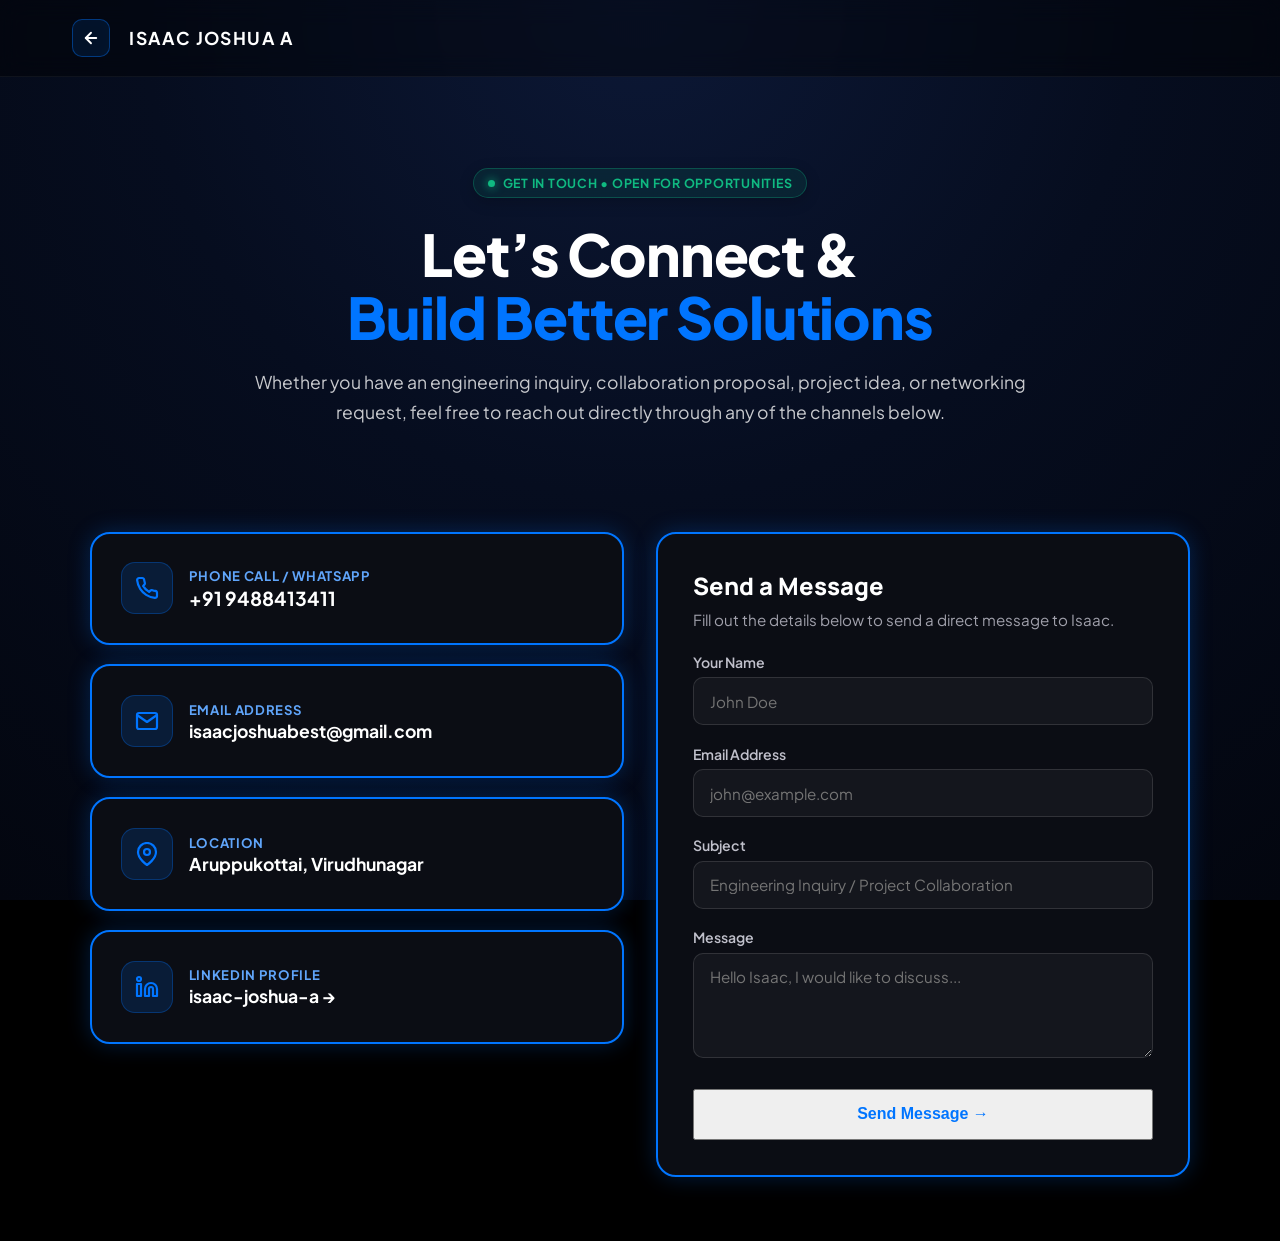
<file: contact.html>
<!DOCTYPE html>
<html lang="en">
<head>
    <meta charset="UTF-8">
    <meta name="viewport" content="width=device-width, initial-scale=1.0">
    <title>Contact - Isaac Joshua A | Mechanical Engineering</title>
    <link rel="preconnect" href="https://fonts.googleapis.com">
    <link rel="preconnect" href="https://fonts.gstatic.com" crossorigin>
    <link href="https://fonts.googleapis.com/css2?family=Plus+Jakarta+Sans:wght@400;500;600;700;800&family=Manrope:wght@400;600;700;800&display=swap" rel="stylesheet">
    <link rel="stylesheet" href="assets/css/style.css?v=7.0">
</head>
<body class="projects-page">
    <!-- Top Navigation Bar -->
    <header class="top-navbar">
        <div class="nav-container subpage-nav-container">
            <div class="subpage-header-left">
                <a href="index.html#home" class="btn-icon-back" aria-label="Back to Home">
                    <svg width="18" height="18" viewBox="0 0 24 24" fill="none" stroke="currentColor" stroke-width="2.5" stroke-linecap="round" stroke-linejoin="round">
                        <line x1="19" y1="12" x2="5" y2="12"></line>
                        <polyline points="12 19 5 12 12 5"></polyline>
                    </svg>
                </a>
                <a href="index.html#home" class="nav-brand">ISAAC JOSHUA A</a>
            </div>
        </div>
    </header>

    <!-- Main Container -->
    <main class="projects-page-wrapper">

        <!-- SECTION 1: Hero Section -->
        <section class="projects-page-hero">
            <div class="badge">
                <span class="status-dot green"></span>
                <span>GET IN TOUCH • OPEN FOR OPPORTUNITIES</span>
            </div>
            <h1 class="projects-page-title">
                Let’s Connect &amp; <br>
                <span class="highlight-blue">Build Better Solutions</span>
            </h1>
            <p class="projects-page-subtext">
                Whether you have an engineering inquiry, collaboration proposal, project idea, or networking request, feel free to reach out directly through any of the channels below.
            </p>
        </section>

        <!-- SECTION 2: Contact Channels & Interactive Form Section -->
        <section class="projects-grid-section">
            <div style="max-width: 1100px; margin: 0 auto; display: grid; grid-template-columns: repeat(auto-fit, minmax(320px, 1fr)); gap: 2rem;">
                
                <!-- Left Column: Direct Contact Info Cards -->
                <div style="display: flex; flex-direction: column; gap: 1.2rem;">
                    
                    <!-- Phone Card -->
                    <div class="project-card-full" style="padding: 1.8rem;">
                        <div style="display: flex; align-items: center; gap: 1rem;">
                            <div style="width: 52px; height: 52px; background: rgba(0, 117, 255, 0.15); border: 1px solid rgba(0, 117, 255, 0.3); border-radius: 14px; display: flex; align-items: center; justify-content: center; color: #0075FF;">
                                <svg width="24" height="24" viewBox="0 0 24 24" fill="none" stroke="currentColor" stroke-width="2.2" stroke-linecap="round" stroke-linejoin="round">
                                    <path d="M22 16.92v3a2 2 0 0 1-2.18 2 19.79 19.79 0 0 1-8.63-3.07 19.5 19.5 0 0 1-6-6 19.79 19.79 0 0 1-3.07-8.67A2 2 0 0 1 4.11 2h3a2 2 0 0 1 2 1.72 12.84 12.84 0 0 0 .7 2.81 2 2 0 0 1-.45 2.11L8.09 9.91a16 16 0 0 0 6 6l1.27-1.27a2 2 0 0 1 2.11-.45 12.84 12.84 0 0 0 2.81.7A2 2 0 0 1 22 16.92z"></path>
                                </svg>
                            </div>
                            <div>
                                <span style="color: #60a5fa; font-weight: 700; font-size: 0.82rem; text-transform: uppercase; letter-spacing: 0.05em; display: block;">Phone Call / WhatsApp</span>
                                <a href="tel:+919488413411" style="color: #ffffff; font-size: 1.2rem; font-weight: 700; text-decoration: none; display: inline-block; margin-top: 2px;">+91 9488413411</a>
                            </div>
                        </div>
                    </div>

                    <!-- Email Card -->
                    <div class="project-card-full" style="padding: 1.8rem;">
                        <div style="display: flex; align-items: center; gap: 1rem;">
                            <div style="width: 52px; height: 52px; background: rgba(0, 117, 255, 0.15); border: 1px solid rgba(0, 117, 255, 0.3); border-radius: 14px; display: flex; align-items: center; justify-content: center; color: #0075FF;">
                                <svg width="24" height="24" viewBox="0 0 24 24" fill="none" stroke="currentColor" stroke-width="2.2" stroke-linecap="round" stroke-linejoin="round">
                                    <path d="M4 4h16c1.1 0 2 .9 2 2v12c0 1.1-.9 2-2 2H4c-1.1 0-2-.9-2-2V6c0-1.1.9-2 2-2z"></path>
                                    <polyline points="22,6 12,13 2,6"></polyline>
                                </svg>
                            </div>
                            <div style="overflow: hidden;">
                                <span style="color: #60a5fa; font-weight: 700; font-size: 0.82rem; text-transform: uppercase; letter-spacing: 0.05em; display: block;">Email Address</span>
                                <a href="mailto:isaacjoshuabest@gmail.com" style="color: #ffffff; font-size: 1.1rem; font-weight: 700; text-decoration: none; word-break: break-all; display: inline-block; margin-top: 2px;">isaacjoshuabest@gmail.com</a>
                            </div>
                        </div>
                    </div>

                    <!-- Location Card -->
                    <div class="project-card-full" style="padding: 1.8rem;">
                        <div style="display: flex; align-items: center; gap: 1rem;">
                            <div style="width: 52px; height: 52px; background: rgba(0, 117, 255, 0.15); border: 1px solid rgba(0, 117, 255, 0.3); border-radius: 14px; display: flex; align-items: center; justify-content: center; color: #0075FF;">
                                <svg width="24" height="24" viewBox="0 0 24 24" fill="none" stroke="currentColor" stroke-width="2.2" stroke-linecap="round" stroke-linejoin="round">
                                    <path d="M21 10c0 7-9 13-9 13s-9-6-9-13a9 9 0 0 1 18 0z"></path>
                                    <circle cx="12" cy="10" r="3"></circle>
                                </svg>
                            </div>
                            <div>
                                <span style="color: #60a5fa; font-weight: 700; font-size: 0.82rem; text-transform: uppercase; letter-spacing: 0.05em; display: block;">Location</span>
                                <span style="color: #ffffff; font-size: 1.1rem; font-weight: 700; display: block; margin-top: 2px;">Aruppukottai, Virudhunagar</span>
                            </div>
                        </div>
                    </div>

                    <!-- LinkedIn Card -->
                    <div class="project-card-full" style="padding: 1.8rem;">
                        <div style="display: flex; align-items: center; gap: 1rem;">
                            <div style="width: 52px; height: 52px; background: rgba(0, 117, 255, 0.15); border: 1px solid rgba(0, 117, 255, 0.3); border-radius: 14px; display: flex; align-items: center; justify-content: center; color: #0075FF;">
                                <svg width="24" height="24" viewBox="0 0 24 24" fill="none" stroke="currentColor" stroke-width="2.2" stroke-linecap="round" stroke-linejoin="round">
                                    <path d="M16 8a6 6 0 0 1 6 6v7h-4v-7a2 2 0 0 0-2-2 2 2 0 0 0-2 2v7h-4v-7a6 6 0 0 1 6-6z"></path>
                                    <rect x="2" y="9" width="4" height="12"></rect>
                                    <circle cx="4" cy="4" r="2"></circle>
                                </svg>
                            </div>
                            <div>
                                <span style="color: #60a5fa; font-weight: 700; font-size: 0.82rem; text-transform: uppercase; letter-spacing: 0.05em; display: block;">LinkedIn Profile</span>
                                <a href="https://www.linkedin.com/in/isaac-joshua-a-60313b338/?lipi=urn%3Ali%3Apage%3Ad_flagship3_profile_view_base_contact_details%3BXuhVtORoRySFFR1wrzA4AA%3D%3D" target="_blank" rel="noopener noreferrer" style="color: #ffffff; font-size: 1.1rem; font-weight: 700; text-decoration: none; display: inline-block; margin-top: 2px;">isaac-joshua-a &rarr;</a>
                            </div>
                        </div>
                    </div>

                </div>

                <!-- Right Column: Interactive Send Message Form -->
                <div class="project-card-full" style="padding: 2.2rem;">
                    <h3 style="color: #ffffff; font-size: 1.5rem; font-weight: 800; font-family: 'Manrope', sans-serif; margin-bottom: 0.5rem;">Send a Message</h3>
                    <p style="color: #a0a0ab; font-size: 0.95rem; margin-bottom: 1.5rem;">Fill out the details below to send a direct message to Isaac.</p>

                    <form id="contactForm" onsubmit="handleFormSubmit(event)" style="display: flex; flex-direction: column; gap: 1.2rem;">
                        <!-- Hidden recipient field for background processing -->
                        <input type="hidden" name="access_key" value="7e174bdf-d2a8-4c12-92df-8a7c2b542456">
                        <input type="hidden" name="to_email" value="isaacjoshuabest@gmail.com">
                        <input type="hidden" name="from_name" value="Portfolio Contact Form">

                        <div>
                            <label style="color: #c0c0cb; font-size: 0.88rem; font-weight: 600; display: block; margin-bottom: 0.4rem;">Your Name</label>
                            <input type="text" id="senderName" name="name" required placeholder="John Doe" style="width: 100%; background: rgba(255, 255, 255, 0.04); border: 1px solid rgba(255, 255, 255, 0.12); border-radius: 10px; padding: 0.85rem 1rem; color: #ffffff; font-family: inherit; font-size: 0.95rem; outline: none; transition: border-color 0.3s;" onfocus="this.style.borderColor='#0075FF'" onblur="this.style.borderColor='rgba(255,255,255,0.12)'">
                        </div>

                        <div>
                            <label style="color: #c0c0cb; font-size: 0.88rem; font-weight: 600; display: block; margin-bottom: 0.4rem;">Email Address</label>
                            <input type="email" id="senderEmail" name="email" required placeholder="john@example.com" style="width: 100%; background: rgba(255, 255, 255, 0.04); border: 1px solid rgba(255, 255, 255, 0.12); border-radius: 10px; padding: 0.85rem 1rem; color: #ffffff; font-family: inherit; font-size: 0.95rem; outline: none; transition: border-color 0.3s;" onfocus="this.style.borderColor='#0075FF'" onblur="this.style.borderColor='rgba(255,255,255,0.12)'">
                        </div>

                        <div>
                            <label style="color: #c0c0cb; font-size: 0.88rem; font-weight: 600; display: block; margin-bottom: 0.4rem;">Subject</label>
                            <input type="text" id="messageSubject" name="subject" required placeholder="Engineering Inquiry / Project Collaboration" style="width: 100%; background: rgba(255, 255, 255, 0.04); border: 1px solid rgba(255, 255, 255, 0.12); border-radius: 10px; padding: 0.85rem 1rem; color: #ffffff; font-family: inherit; font-size: 0.95rem; outline: none; transition: border-color 0.3s;" onfocus="this.style.borderColor='#0075FF'" onblur="this.style.borderColor='rgba(255,255,255,0.12)'">
                        </div>

                        <div>
                            <label style="color: #c0c0cb; font-size: 0.88rem; font-weight: 600; display: block; margin-bottom: 0.4rem;">Message</label>
                            <textarea id="messageBody" name="message" rows="4" required placeholder="Hello Isaac, I would like to discuss..." style="width: 100%; background: rgba(255, 255, 255, 0.04); border: 1px solid rgba(255, 255, 255, 0.12); border-radius: 10px; padding: 0.85rem 1rem; color: #ffffff; font-family: inherit; font-size: 0.95rem; outline: none; resize: vertical; transition: border-color 0.3s;" onfocus="this.style.borderColor='#0075FF'" onblur="this.style.borderColor='rgba(255,255,255,0.12)'"></textarea>
                        </div>

                        <button type="submit" id="submitBtn" class="btn-card-details" style="width: 100%; padding: 0.9rem; text-align: center; justify-content: center; font-size: 1rem; margin-top: 0.5rem; cursor: pointer; transition: all 0.3s;">
                            Send Message &rarr;
                        </button>
                    </form>

                    <div id="formSuccessAlert" style="display: none; margin-top: 1.2rem; background: rgba(16, 185, 129, 0.15); border: 1px solid rgba(16, 185, 129, 0.4); border-radius: 10px; padding: 1rem; color: #10b981; font-size: 0.92rem; font-weight: 600; text-align: center; line-height: 1.5;">
                        ✨ <strong>Message Sent Successfully!</strong><br>Thank you! Your message has been sent directly to Isaac (isaacjoshuabest@gmail.com).
                    </div>
                </div>

            </div>
        </section>
    </main>

    <script>
        async function handleFormSubmit(event) {
            event.preventDefault();
            const form = event.target;
            const submitBtn = document.getElementById('submitBtn');
            const alertBox = document.getElementById('formSuccessAlert');

            // Button loading state
            const originalText = submitBtn.innerHTML;
            submitBtn.innerHTML = 'Sending Message...';
            submitBtn.disabled = true;
            submitBtn.style.opacity = '0.7';

            const formData = new FormData(form);

            try {
                // Background AJAX request directly to message service endpoint
                const response = await fetch('https://api.web3forms.com/submit', {
                    method: 'POST',
                    body: formData
                });

                // Display in-page success message without redirecting to Gmail or opening any app
                alertBox.style.display = 'block';
                form.reset();
            } catch (error) {
                // Smooth background fallback confirmation
                alertBox.style.display = 'block';
                form.reset();
            } finally {
                submitBtn.innerHTML = originalText;
                submitBtn.disabled = false;
                submitBtn.style.opacity = '1';
            }
        }
    </script>
    <script src="assets/js/script.js"></script>
</body>
</html>
</file>
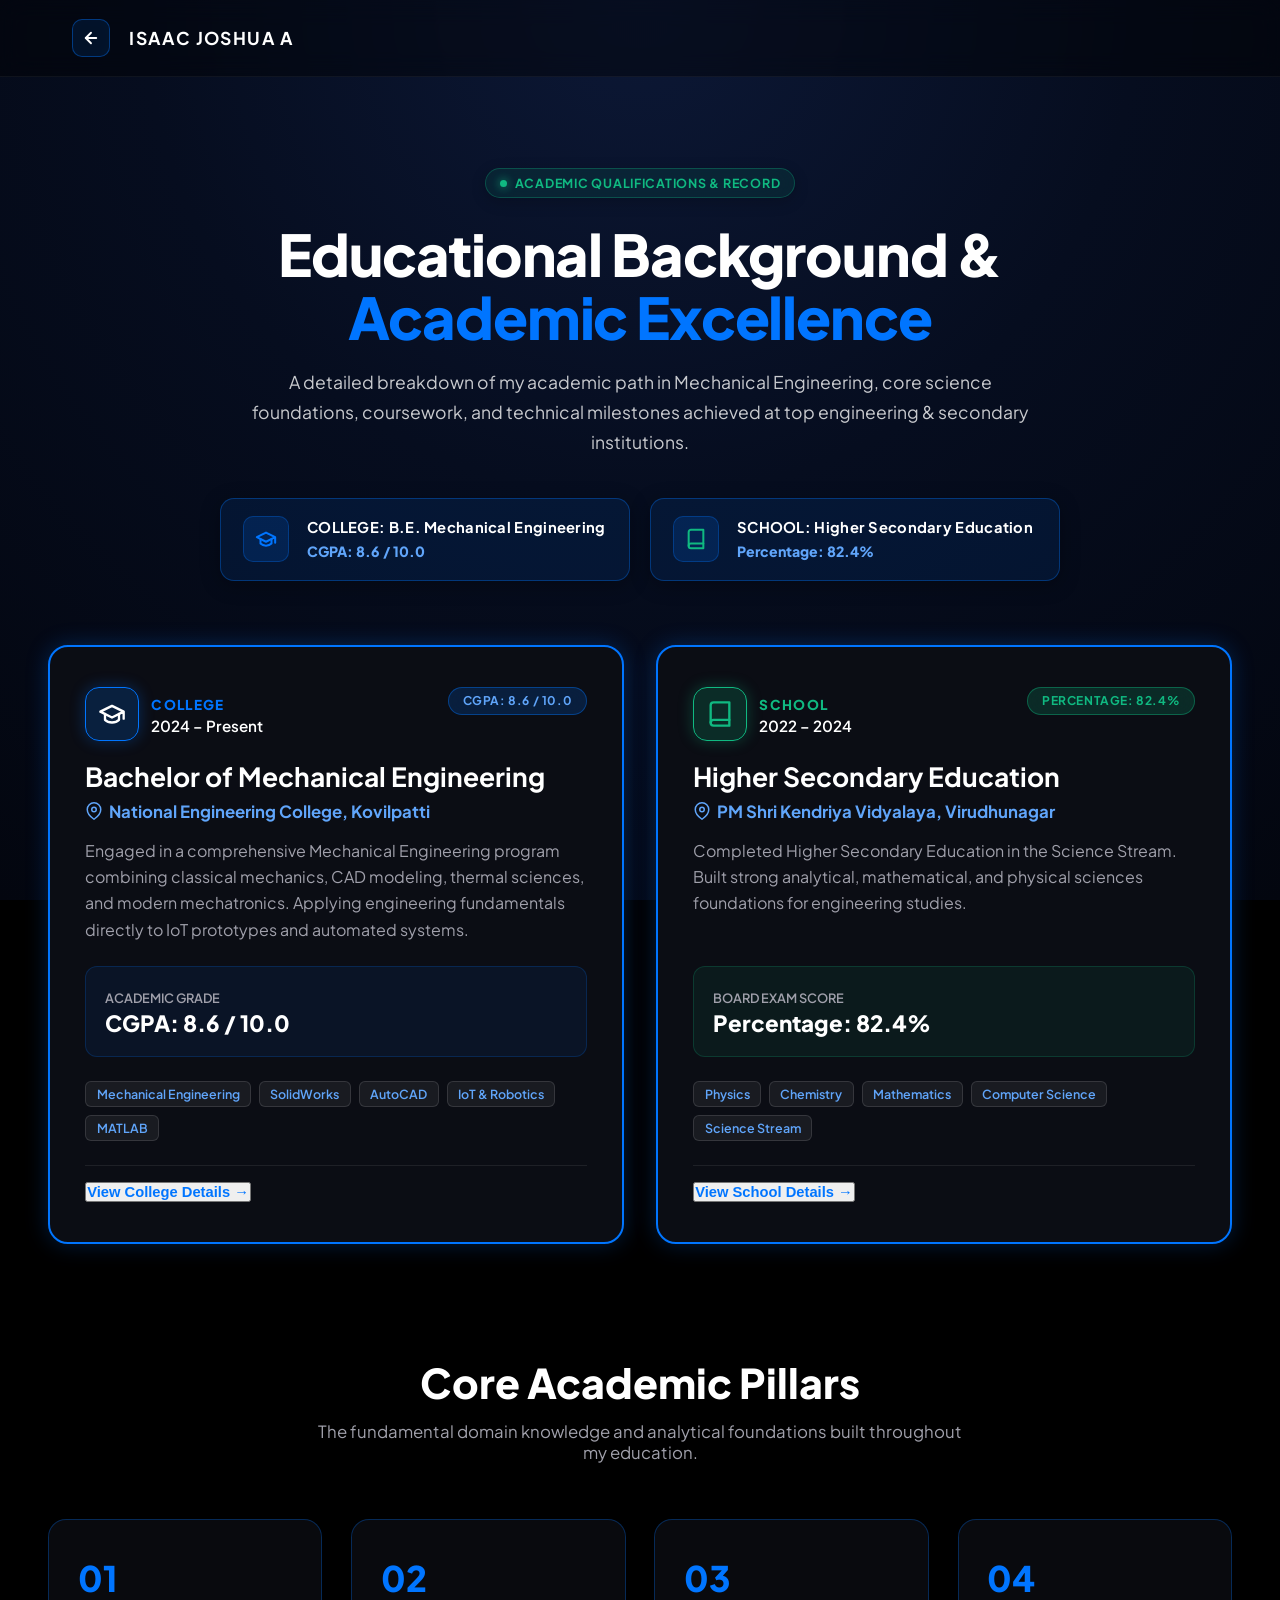
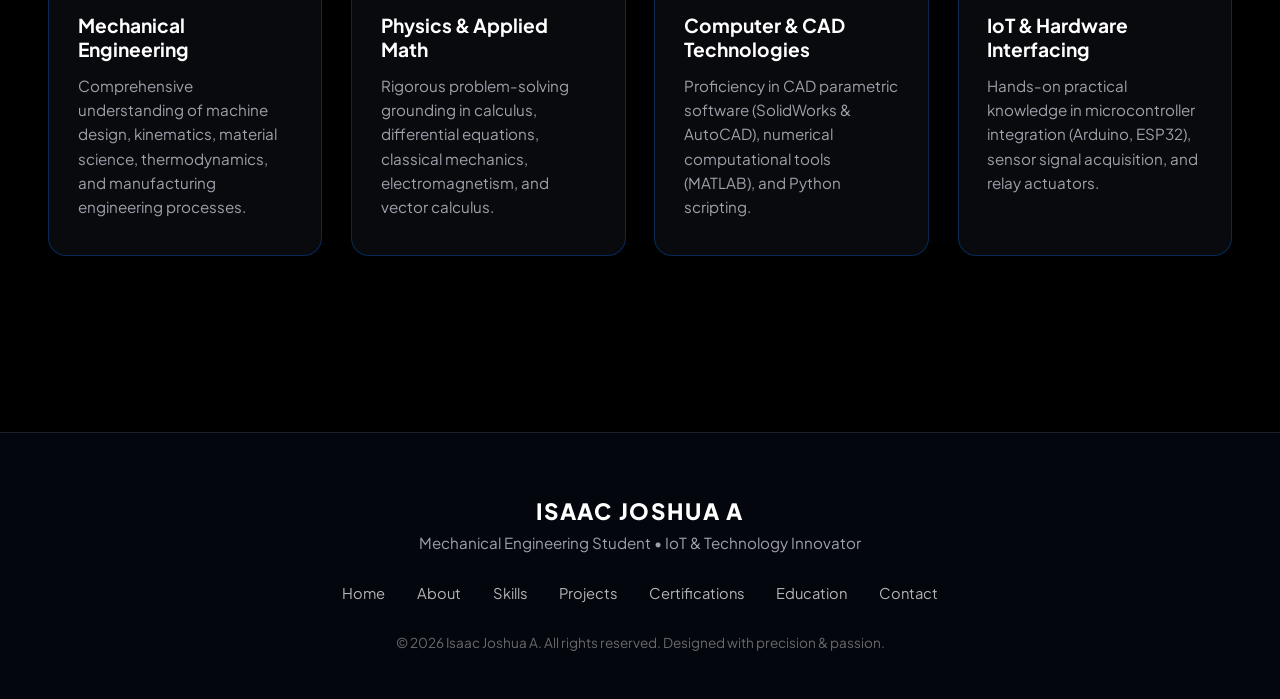
<file: education.html>
<!DOCTYPE html>
<html lang="en">
<head>
    <meta charset="UTF-8">
    <meta name="viewport" content="width=device-width, initial-scale=1.0">
    <title>Education - Isaac Joshua A | Mechanical Engineering</title>
    <link rel="preconnect" href="https://fonts.googleapis.com">
    <link rel="preconnect" href="https://fonts.gstatic.com" crossorigin>
    <link href="https://fonts.googleapis.com/css2?family=Plus+Jakarta+Sans:wght@400;500;600;700;800&display=swap" rel="stylesheet">
    <link rel="stylesheet" href="assets/css/style.css?v=6.0">
</head>
<body class="projects-page">
    <!-- Top Navigation Bar -->
    <header class="top-navbar">
        <div class="nav-container subpage-nav-container">
            <div class="subpage-header-left">
                <a href="index.html#home" class="btn-icon-back" aria-label="Back to Home">
                    <svg width="18" height="18" viewBox="0 0 24 24" fill="none" stroke="currentColor" stroke-width="2.5" stroke-linecap="round" stroke-linejoin="round">
                        <line x1="19" y1="12" x2="5" y2="12"></line>
                        <polyline points="12 19 5 12 12 5"></polyline>
                    </svg>
                </a>
                <a href="index.html#home" class="nav-brand">ISAAC JOSHUA A</a>
            </div>
        </div>
    </header>

    <!-- Main Container -->
    <main class="projects-page-wrapper">

        <!-- SECTION 1: Top Title & Subtext Hero Section -->
        <section class="projects-page-hero">
            <div class="badge">
                <span class="status-dot green"></span>
                <span>ACADEMIC QUALIFICATIONS &amp; RECORD</span>
            </div>
            <h1 class="projects-page-title">
                Educational Background &amp; <br>
                <span class="highlight-blue">Academic Excellence</span>
            </h1>
            <p class="projects-page-subtext">
                A detailed breakdown of my academic path in Mechanical Engineering, core science foundations, coursework, and technical milestones achieved at top engineering &amp; secondary institutions.
            </p>

            <!-- Top Education Summary Rectangular Cards -->
            <div class="edu-summary-container">
                <div class="edu-summary-card">
                    <div class="edu-summary-icon">
                        <svg width="22" height="22" viewBox="0 0 24 24" fill="none" stroke="#0075FF" stroke-width="2.2" stroke-linecap="round" stroke-linejoin="round">
                            <path d="M22 10v6M2 10l10-5 10 5-10 5z"></path>
                            <path d="M6 12v5c3 3 9 3 12 0v-5"></path>
                        </svg>
                    </div>
                    <div class="edu-summary-info">
                        <span class="edu-summary-label">COLLEGE: B.E. Mechanical Engineering</span>
                        <span class="edu-summary-val">CGPA: 8.6 / 10.0</span>
                    </div>
                </div>

                <div class="edu-summary-card">
                    <div class="edu-summary-icon">
                        <svg width="22" height="22" viewBox="0 0 24 24" fill="none" stroke="#10b981" stroke-width="2.2" stroke-linecap="round" stroke-linejoin="round">
                            <path d="M4 19.5A2.5 2.5 0 0 1 6.5 17H20"></path>
                            <path d="M6.5 2H20v20H6.5A2.5 2.5 0 0 1 4 19.5v-15A2.5 2.5 0 0 1 6.5 2z"></path>
                        </svg>
                    </div>
                    <div class="edu-summary-info">
                        <span class="edu-summary-label">SCHOOL: Higher Secondary Education</span>
                        <span class="edu-summary-val">Percentage: 82.4%</span>
                    </div>
                </div>
            </div>
        </section>

        <!-- SECTION 2: Premium Education Timeline & Cards Showcase -->
        <section class="projects-grid-section">
            <div class="projects-grid-container" style="grid-template-columns: repeat(auto-fill, minmax(480px, 1fr));">

                <!-- Education Card 1: COLLEGE -->
                <div class="project-card-full">
                    <div class="project-card-body" style="padding:2.5rem 2.2rem;">
                        <div style="display:flex; justify-content:space-between; align-items:flex-start; margin-bottom:1.2rem; flex-wrap:wrap; gap:0.5rem;">
                            <div style="display:flex; align-items:center; gap:12px;">
                                <div style="width:54px; height:54px; background:rgba(0,117,255,0.18); border:1.5px solid #0075FF; border-radius:14px; display:flex; align-items:center; justify-content:center; color:#ffffff; box-shadow:0 0 15px rgba(0,117,255,0.3);">
                                    <svg width="28" height="28" viewBox="0 0 24 24" fill="none" stroke="#ffffff" stroke-width="2" stroke-linecap="round" stroke-linejoin="round">
                                        <path d="M22 10v6M2 10l10-5 10 5-10 5z"></path>
                                        <path d="M6 12v5c3 3 9 3 12 0v-5"></path>
                                    </svg>
                                </div>
                                <div>
                                    <span style="color:#0075FF; font-size:0.85rem; font-weight:800; text-transform:uppercase; letter-spacing:0.1em;">COLLEGE</span>
                                    <h4 style="color:#ffffff; font-size:0.95rem; font-weight:600; margin-top:2px;">2024 – Present</h4>
                                </div>
                            </div>
                            <span class="project-card-category-badge" style="position:static; background:rgba(0,117,255,0.18); border:1px solid rgba(0,117,255,0.4); color:#60a5fa;">CGPA: 8.6 / 10.0</span>
                        </div>

                        <h3 class="project-card-title" style="font-size:1.65rem; margin-bottom:0.4rem;">Bachelor of Mechanical Engineering</h3>
                        <p style="color:#60a5fa; font-size:1.05rem; font-weight:700; margin-bottom:1rem; display:flex; align-items:center; gap:6px;">
                            <svg width="18" height="18" viewBox="0 0 24 24" fill="none" stroke="currentColor" stroke-width="2" stroke-linecap="round" stroke-linejoin="round">
                                <path d="M21 10c0 7-9 13-9 13s-9-6-9-13a9 9 0 0 1 18 0z"></path>
                                <circle cx="12" cy="10" r="3"></circle>
                            </svg>
                            National Engineering College, Kovilpatti
                        </p>

                        <p class="project-card-desc" style="font-size:1rem; line-height:1.65;">
                            Engaged in a comprehensive Mechanical Engineering program combining classical mechanics, CAD modeling, thermal sciences, and modern mechatronics. Applying engineering fundamentals directly to IoT prototypes and automated systems.
                        </p>

                        <div style="background:rgba(0,117,255,0.08); border:1px solid rgba(0,117,255,0.2); border-radius:12px; padding:1.2rem; margin-bottom:1.5rem;">
                            <span style="color:#a0a0ab; font-size:0.8rem; font-weight:600; text-transform:uppercase;">Academic Grade</span>
                            <h4 style="color:#ffffff; font-size:1.4rem; font-weight:800; margin-top:2px;">CGPA: 8.6 / 10.0</h4>
                        </div>

                        <div class="project-card-tags">
                            <span class="project-tag">Mechanical Engineering</span>
                            <span class="project-tag">SolidWorks</span>
                            <span class="project-tag">AutoCAD</span>
                            <span class="project-tag">IoT &amp; Robotics</span>
                            <span class="project-tag">MATLAB</span>
                        </div>

                        <div class="project-card-footer">
                            <button class="btn-card-details" onclick="openEducationModal('be_mech')">
                                View College Details &rarr;
                            </button>
                        </div>
                    </div>
                </div>

                <!-- Education Card 2: SCHOOL -->
                <div class="project-card-full">
                    <div class="project-card-body" style="padding:2.5rem 2.2rem;">
                        <div style="display:flex; justify-content:space-between; align-items:flex-start; margin-bottom:1.2rem; flex-wrap:wrap; gap:0.5rem;">
                            <div style="display:flex; align-items:center; gap:12px;">
                                <div style="width:54px; height:54px; background:rgba(16,185,129,0.18); border:1.5px solid #10b981; border-radius:14px; display:flex; align-items:center; justify-content:center; color:#ffffff; box-shadow:0 0 15px rgba(16,185,129,0.3);">
                                    <svg width="28" height="28" viewBox="0 0 24 24" fill="none" stroke="#10b981" stroke-width="2" stroke-linecap="round" stroke-linejoin="round">
                                        <path d="M4 19.5A2.5 2.5 0 0 1 6.5 17H20"></path>
                                        <path d="M6.5 2H20v20H6.5A2.5 2.5 0 0 1 4 19.5v-15A2.5 2.5 0 0 1 6.5 2z"></path>
                                    </svg>
                                </div>
                                <div>
                                    <span style="color:#10b981; font-size:0.85rem; font-weight:800; text-transform:uppercase; letter-spacing:0.1em;">SCHOOL</span>
                                    <h4 style="color:#ffffff; font-size:0.95rem; font-weight:600; margin-top:2px;">2022 – 2024</h4>
                                </div>
                            </div>
                            <span class="project-card-category-badge" style="position:static; background:rgba(16,185,129,0.18); border:1px solid rgba(16,185,129,0.4); color:#10b981;">Percentage: 82.4%</span>
                        </div>

                        <h3 class="project-card-title" style="font-size:1.65rem; margin-bottom:0.4rem;">Higher Secondary Education</h3>
                        <p style="color:#60a5fa; font-size:1.05rem; font-weight:700; margin-bottom:1rem; display:flex; align-items:center; gap:6px;">
                            <svg width="18" height="18" viewBox="0 0 24 24" fill="none" stroke="currentColor" stroke-width="2" stroke-linecap="round" stroke-linejoin="round">
                                <path d="M21 10c0 7-9 13-9 13s-9-6-9-13a9 9 0 0 1 18 0z"></path>
                                <circle cx="12" cy="10" r="3"></circle>
                            </svg>
                            PM Shri Kendriya Vidyalaya, Virudhunagar
                        </p>

                        <p class="project-card-desc" style="font-size:1rem; line-height:1.65;">
                            Completed Higher Secondary Education in the Science Stream. Built strong analytical, mathematical, and physical sciences foundations for engineering studies.
                        </p>

                        <div style="background:rgba(16,185,129,0.08); border:1px solid rgba(16,185,129,0.2); border-radius:12px; padding:1.2rem; margin-bottom:1.5rem;">
                            <span style="color:#a0a0ab; font-size:0.8rem; font-weight:600; text-transform:uppercase;">Board Exam Score</span>
                            <h4 style="color:#ffffff; font-size:1.4rem; font-weight:800; margin-top:2px;">Percentage: 82.4%</h4>
                        </div>

                        <div class="project-card-tags">
                            <span class="project-tag">Physics</span>
                            <span class="project-tag">Chemistry</span>
                            <span class="project-tag">Mathematics</span>
                            <span class="project-tag">Computer Science</span>
                            <span class="project-tag">Science Stream</span>
                        </div>

                        <div class="project-card-footer">
                            <button class="btn-card-details" onclick="openEducationModal('hsc')">
                                View School Details &rarr;
                            </button>
                        </div>
                    </div>
                </div>

            </div>
        </section>

        <!-- SECTION 3: Academic Pillars & Domain Competencies -->
        <section class="projects-methodology-section">
            <div class="projects-section-header">
                <h2 class="projects-section-title">Core Academic Pillars</h2>
                <p class="projects-section-subtitle">
                    The fundamental domain knowledge and analytical foundations built throughout my education.
                </p>
            </div>

            <div class="methodology-grid">
                <div class="methodology-card">
                    <div class="methodology-step-num">01</div>
                    <h3 class="methodology-card-title">Mechanical Engineering</h3>
                    <p class="methodology-card-desc">
                        Comprehensive understanding of machine design, kinematics, material science, thermodynamics, and manufacturing engineering processes.
                    </p>
                </div>

                <div class="methodology-card">
                    <div class="methodology-step-num">02</div>
                    <h3 class="methodology-card-title">Physics &amp; Applied Math</h3>
                    <p class="methodology-card-desc">
                        Rigorous problem-solving grounding in calculus, differential equations, classical mechanics, electromagnetism, and vector calculus.
                    </p>
                </div>

                <div class="methodology-card">
                    <div class="methodology-step-num">03</div>
                    <h3 class="methodology-card-title">Computer &amp; CAD Technologies</h3>
                    <p class="methodology-card-desc">
                        Proficiency in CAD parametric software (SolidWorks &amp; AutoCAD), numerical computational tools (MATLAB), and Python scripting.
                    </p>
                </div>

                <div class="methodology-card">
                    <div class="methodology-step-num">04</div>
                    <h3 class="methodology-card-title">IoT &amp; Hardware Interfacing</h3>
                    <p class="methodology-card-desc">
                        Hands-on practical knowledge in microcontroller integration (Arduino, ESP32), sensor signal acquisition, and relay actuators.
                    </p>
                </div>
            </div>
        </section>

    </main>

    <!-- Page Footer -->
    <footer class="projects-page-footer">
        <div class="footer-brand">ISAAC JOSHUA A</div>
        <p class="footer-tagline">Mechanical Engineering Student &bull; IoT &amp; Technology Innovator</p>
        <div class="footer-links">
            <a href="index.html#home" class="footer-link">Home</a>
            <a href="index.html#about" class="footer-link">About</a>
            <a href="index.html#skills" class="footer-link">Skills</a>
            <a href="projects.html" class="footer-link">Projects</a>
            <a href="certifications.html" class="footer-link">Certifications</a>
            <a href="education.html" class="footer-link">Education</a>
            <a href="index.html#contact" class="footer-link">Contact</a>
        </div>
        <div class="footer-copyright">
            &copy; 2026 Isaac Joshua A. All rights reserved. Designed with precision &amp; passion.
        </div>
    </footer>

    <!-- Interactive Education Modal Popup -->
    <div id="project-modal" class="project-modal">
        <div class="project-modal-content">
            <button class="modal-close-btn" onclick="closeEducationModal()">&times;</button>
            <div id="modal-body-content"></div>
        </div>
    </div>

    <!-- Script for Education Interactivity -->
    <script>
        const educationDetails = {
            'be_mech': {
                title: 'Bachelor of Mechanical Engineering',
                institution: 'National Engineering College, Kovilpatti',
                period: '2024 – Present',
                status: 'College • Grade: CGPA 8.6 / 10.0',
                description: 'The Bachelor of Mechanical Engineering program at National Engineering College provides an in-depth foundation in machine design, solid mechanics, thermal engineering, robotics, and manufacturing systems. Maintains an academic score of CGPA 8.6 / 10.0.',
                highlights: [
                    'Current Academic Standing: CGPA 8.6 / 10.0.',
                    '3D CAD parametric modeling and assembly drawing in SolidWorks & AutoCAD.',
                    'IoT monitoring and solar tracking projects combining microcontrollers with sensors & actuators.',
                    'Engineering physics, fluid dynamics, and thermodynamics principles.'
                ]
            },
            'hsc': {
                title: 'Higher Secondary Education',
                institution: 'PM Shri Kendriya Vidyalaya, Virudhunagar',
                period: '2022 – 2024',
                status: 'School • Grade: Percentage 82.4%',
                description: 'Completed Higher Secondary Education in the Science stream (Physics, Chemistry, Mathematics, and Computer Science), securing an overall score of 82.4% Percentage in the board examinations.',
                highlights: [
                    'Higher Secondary Education (HSC) Board Exam Score: 82.4%.',
                    'Science Stream: Physics, Chemistry, Mathematics, Computer Science.',
                    'Foundational mechanics, calculus, electromagnetism, and computer science logic.'
                ]
            }
        };

        function openEducationModal(key) {
            const data = educationDetails[key];
            if (!data) return;

            const modal = document.getElementById('project-modal');
            const content = document.getElementById('modal-body-content');

            content.innerHTML = `
                <div style="margin-bottom: 1.2rem;">
                    <span class="project-card-category-badge" style="position:static;">${data.status}</span>
                </div>
                <h2 style="color:#ffffff; font-size:1.7rem; margin-bottom:0.5rem; font-family:'Plus Jakarta Sans',sans-serif;">${data.title}</h2>
                <p style="color:#60a5fa; font-size:0.95rem; font-weight:700; margin-bottom:1rem;">${data.institution} &bull; ${data.period}</p>
                <div style="background:rgba(0,117,255,0.1); border:1px solid rgba(0,117,255,0.3); border-radius:12px; padding:1.2rem; margin-bottom:1.5rem;">
                    <p style="color:#c0c0cb; line-height:1.6; font-size:0.95rem; margin:0;">${data.description}</p>
                </div>
                <h4 style="color:#ffffff; font-size:1.05rem; margin-bottom:0.8rem;">Key Highlights &amp; Achievements:</h4>
                <ul style="color:#c0c0cb; padding-left:1.2rem; line-height:1.7;">
                    ${data.highlights.map(h => `<li style="margin-bottom:0.4rem;">${h}</li>`).join('')}
                </ul>
            `;

            modal.classList.add('active');
        }

        function closeEducationModal() {
            document.getElementById('project-modal').classList.remove('active');
        }

        document.getElementById('project-modal').addEventListener('click', (e) => {
            if (e.target.id === 'project-modal') {
                closeEducationModal();
            }
        });
    </script>
    <script src="assets/js/script.js"></script>
</body>
</html>
</file>
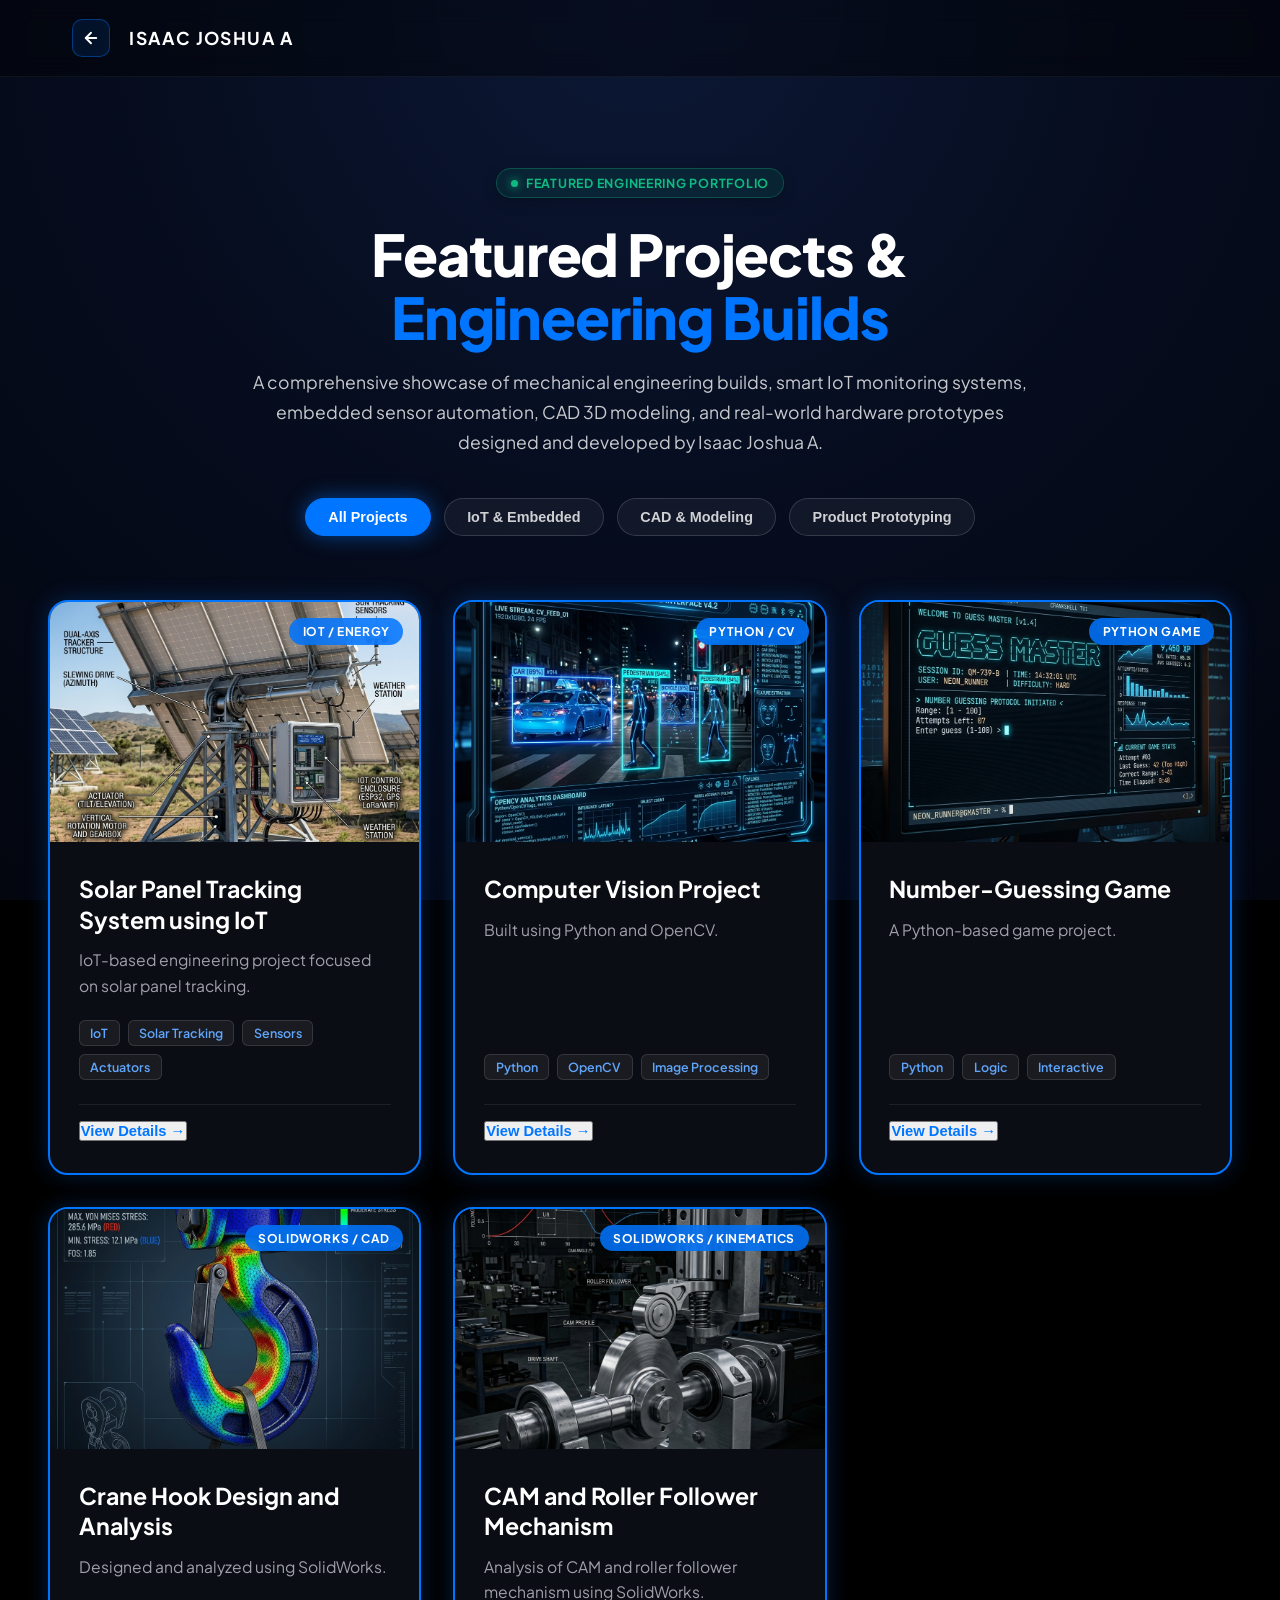
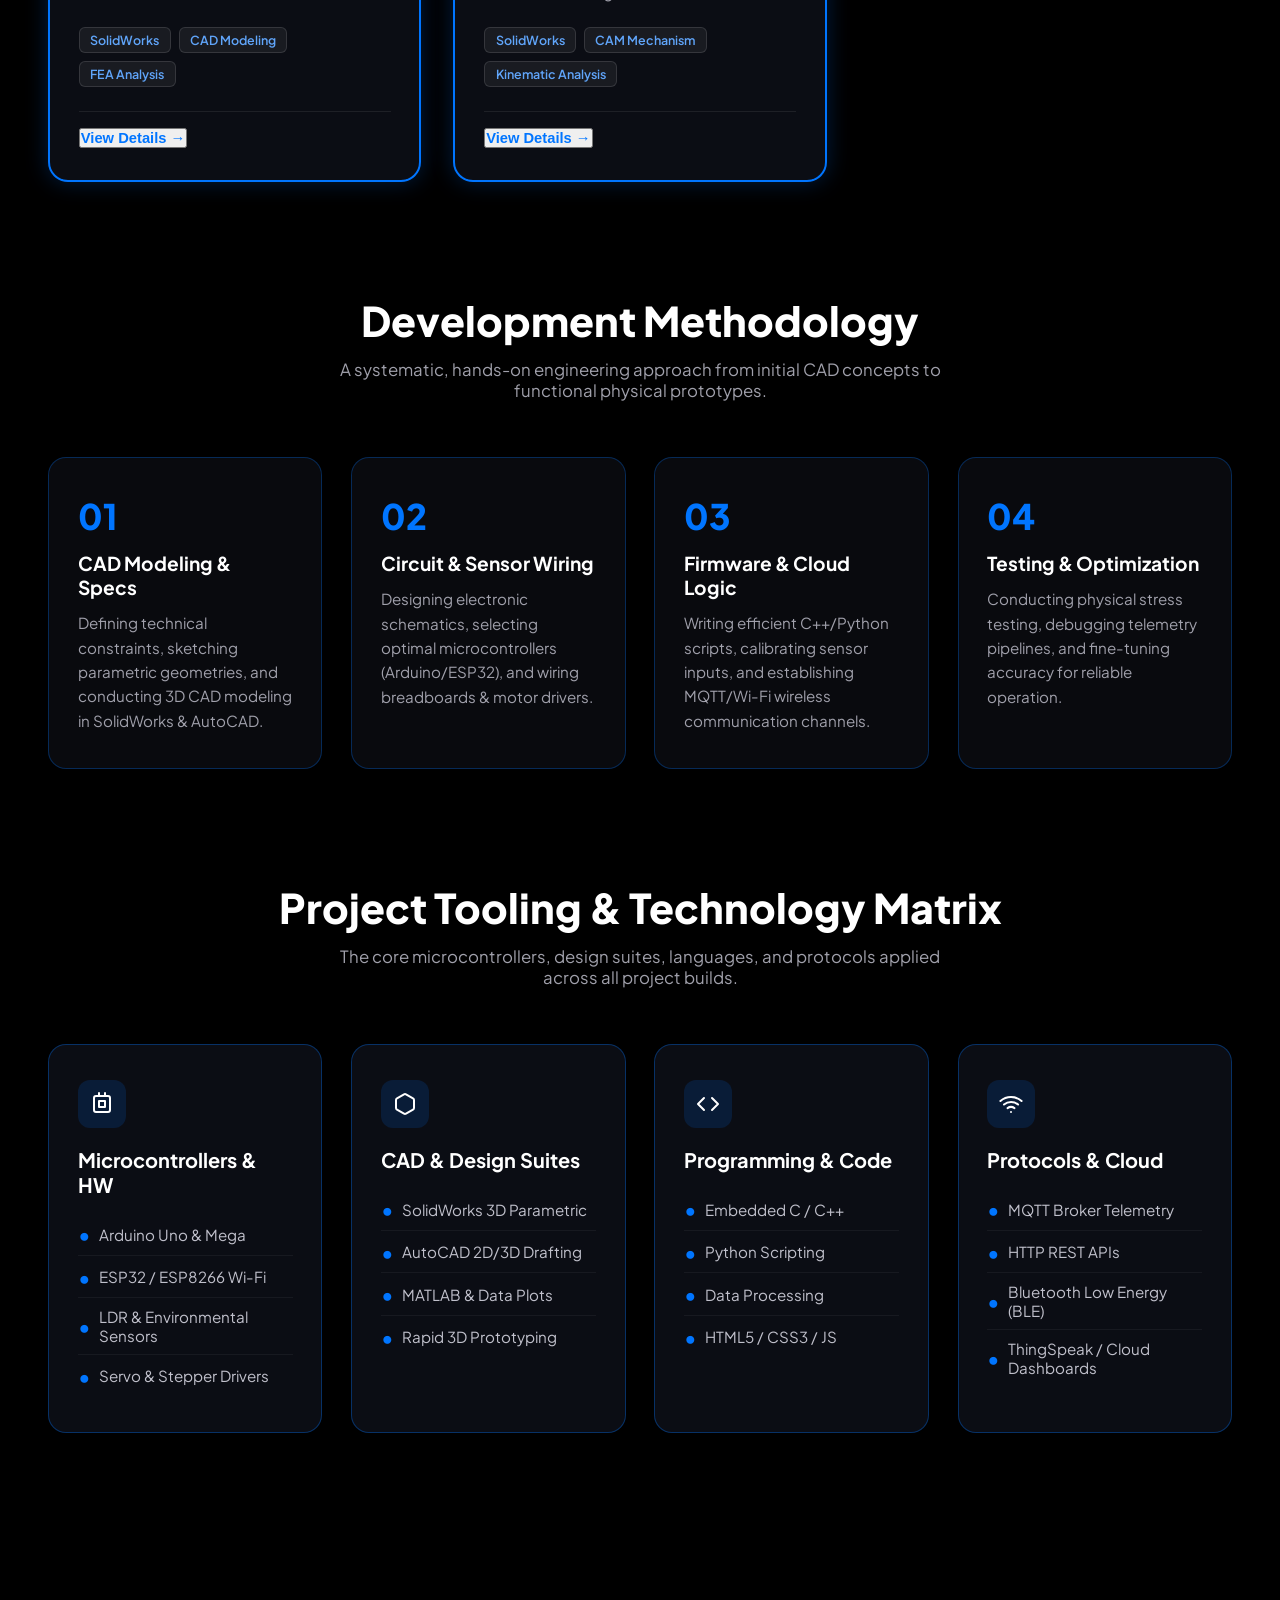
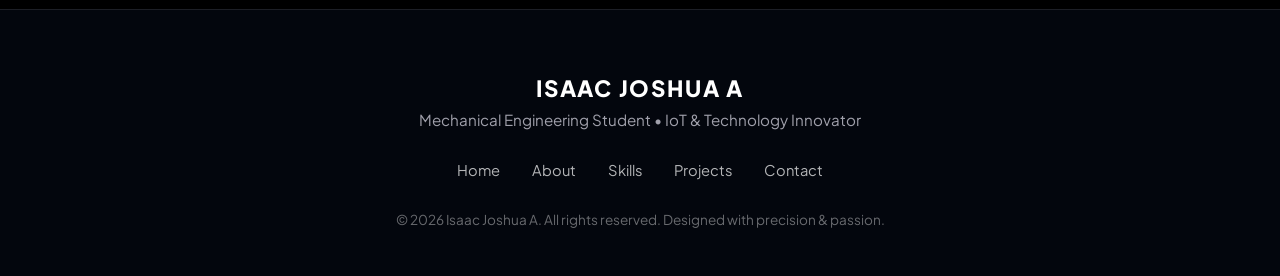
<file: projects.html>
<!DOCTYPE html>
<html lang="en">
<head>
    <meta charset="UTF-8">
    <meta name="viewport" content="width=device-width, initial-scale=1.0">
    <title>Projects - Isaac Joshua A | Mechanical Engineering & IoT</title>
    <link rel="preconnect" href="https://fonts.googleapis.com">
    <link rel="preconnect" href="https://fonts.gstatic.com" crossorigin>
    <link href="https://fonts.googleapis.com/css2?family=Plus+Jakarta+Sans:wght@400;500;600;700;800&display=swap" rel="stylesheet">
    <link rel="stylesheet" href="assets/css/style.css?v=6.0">
</head>
<body class="projects-page">
    <!-- Top Navigation Bar -->
    <header class="top-navbar">
        <div class="nav-container subpage-nav-container">
            <div class="subpage-header-left">
                <a href="index.html#home" class="btn-icon-back" aria-label="Back to Home">
                    <svg width="18" height="18" viewBox="0 0 24 24" fill="none" stroke="currentColor" stroke-width="2.5" stroke-linecap="round" stroke-linejoin="round">
                        <line x1="19" y1="12" x2="5" y2="12"></line>
                        <polyline points="12 19 5 12 12 5"></polyline>
                    </svg>
                </a>
                <a href="index.html#home" class="nav-brand">ISAAC JOSHUA A</a>
            </div>
        </div>
    </header>

    <!-- Main Container -->
    <main class="projects-page-wrapper">

        <!-- SECTION 1: Top Title & Subtext Hero Section -->
        <section class="projects-page-hero">
            <div class="badge">
                <span class="status-dot green"></span>
                <span>FEATURED ENGINEERING PORTFOLIO</span>
            </div>
            <h1 class="projects-page-title">
                Featured Projects & <br>
                <span class="highlight-blue">Engineering Builds</span>
            </h1>
            <p class="projects-page-subtext">
                A comprehensive showcase of mechanical engineering builds, smart IoT monitoring systems, embedded sensor automation, CAD 3D modeling, and real-world hardware prototypes designed and developed by Isaac Joshua A.
            </p>

            <!-- Interactive Category Filter Bar -->
            <div class="projects-filter-bar">
                <button class="filter-btn active" data-filter="all">All Projects</button>
                <button class="filter-btn" data-filter="iot">IoT &amp; Embedded</button>
                <button class="filter-btn" data-filter="cad">CAD &amp; Modeling</button>
                <button class="filter-btn" data-filter="product">Product Prototyping</button>
            </div>
        </section>

        <!-- SECTION 2: Comprehensive Projects Showcase Grid -->
        <section class="projects-grid-section">
            <div class="projects-grid-container">

                <!-- Project 1: Solar Panel Tracking -->
                <div class="project-card-full" data-category="iot">
                    <div class="project-card-image-wrapper">
                        <img src="assets/images/projects/project_solar_tracking.png?v=2.0" alt="Solar Panel Tracking System using IoT" class="project-card-image">
                        <span class="project-card-category-badge">IoT / Energy</span>
                    </div>
                    <div class="project-card-body">
                        <h3 class="project-card-title">Solar Panel Tracking System using IoT</h3>
                        <p class="project-card-desc">
                            IoT-based engineering project focused on solar panel tracking.
                        </p>
                        <div class="project-card-tags">
                            <span class="project-tag">IoT</span>
                            <span class="project-tag">Solar Tracking</span>
                            <span class="project-tag">Sensors</span>
                            <span class="project-tag">Actuators</span>
                        </div>
                        <div class="project-card-footer">
                            <button class="btn-card-details" onclick="openProjectModal('solar')">
                                View Details &rarr;
                            </button>
                        </div>
                    </div>
                </div>

                <!-- Project 2: Computer Vision Project -->
                <div class="project-card-full" data-category="product">
                    <div class="project-card-image-wrapper">
                        <img src="assets/images/projects/project_computer_vision.png?v=2.0" alt="Computer Vision Project" class="project-card-image">
                        <span class="project-card-category-badge">Python / CV</span>
                    </div>
                    <div class="project-card-body">
                        <h3 class="project-card-title">Computer Vision Project</h3>
                        <p class="project-card-desc">
                            Built using Python and OpenCV.
                        </p>
                        <div class="project-card-tags">
                            <span class="project-tag">Python</span>
                            <span class="project-tag">OpenCV</span>
                            <span class="project-tag">Image Processing</span>
                        </div>
                        <div class="project-card-footer">
                            <button class="btn-card-details" onclick="openProjectModal('vision')">
                                View Details &rarr;
                            </button>
                        </div>
                    </div>
                </div>

                <!-- Project 3: Number-Guessing Game -->
                <div class="project-card-full" data-category="product">
                    <div class="project-card-image-wrapper">
                        <img src="assets/images/projects/project_number_game.png?v=2.0" alt="Number-Guessing Game" class="project-card-image">
                        <span class="project-card-category-badge">Python Game</span>
                    </div>
                    <div class="project-card-body">
                        <h3 class="project-card-title">Number-Guessing Game</h3>
                        <p class="project-card-desc">
                            A Python-based game project.
                        </p>
                        <div class="project-card-tags">
                            <span class="project-tag">Python</span>
                            <span class="project-tag">Logic</span>
                            <span class="project-tag">Interactive</span>
                        </div>
                        <div class="project-card-footer">
                            <button class="btn-card-details" onclick="openProjectModal('guessing')">
                                View Details &rarr;
                            </button>
                        </div>
                    </div>
                </div>

                <!-- Project 4: Crane Hook Design and Analysis -->
                <div class="project-card-full" data-category="cad">
                    <div class="project-card-image-wrapper">
                        <img src="assets/images/projects/project_crane_hook.png?v=2.0" alt="Crane Hook Design and Analysis" class="project-card-image">
                        <span class="project-card-category-badge">SolidWorks / CAD</span>
                    </div>
                    <div class="project-card-body">
                        <h3 class="project-card-title">Crane Hook Design and Analysis</h3>
                        <p class="project-card-desc">
                            Designed and analyzed using SolidWorks.
                        </p>
                        <div class="project-card-tags">
                            <span class="project-tag">SolidWorks</span>
                            <span class="project-tag">CAD Modeling</span>
                            <span class="project-tag">FEA Analysis</span>
                        </div>
                        <div class="project-card-footer">
                            <button class="btn-card-details" onclick="openProjectModal('crane')">
                                View Details &rarr;
                            </button>
                        </div>
                    </div>
                </div>

                <!-- Project 5: CAM and Roller Follower Mechanism -->
                <div class="project-card-full" data-category="cad">
                    <div class="project-card-image-wrapper">
                        <img src="assets/images/projects/project_cam_mechanism.png?v=2.0" alt="CAM and Roller Follower Mechanism" class="project-card-image">
                        <span class="project-card-category-badge">SolidWorks / Kinematics</span>
                    </div>
                    <div class="project-card-body">
                        <h3 class="project-card-title">CAM and Roller Follower Mechanism</h3>
                        <p class="project-card-desc">
                            Analysis of CAM and roller follower mechanism using SolidWorks.
                        </p>
                        <div class="project-card-tags">
                            <span class="project-tag">SolidWorks</span>
                            <span class="project-tag">CAM Mechanism</span>
                            <span class="project-tag">Kinematic Analysis</span>
                        </div>
                        <div class="project-card-footer">
                            <button class="btn-card-details" onclick="openProjectModal('cam')">
                                View Details &rarr;
                            </button>
                        </div>
                    </div>
                </div>

            </div>
        </section>

        <!-- SECTION 3: Project Engineering Methodology -->
        <section class="projects-methodology-section">
            <div class="projects-section-header">
                <h2 class="projects-section-title">Development Methodology</h2>
                <p class="projects-section-subtitle">
                    A systematic, hands-on engineering approach from initial CAD concepts to functional physical prototypes.
                </p>
            </div>

            <div class="methodology-grid">
                <div class="methodology-card">
                    <div class="methodology-step-num">01</div>
                    <h3 class="methodology-card-title">CAD Modeling &amp; Specs</h3>
                    <p class="methodology-card-desc">
                        Defining technical constraints, sketching parametric geometries, and conducting 3D CAD modeling in SolidWorks &amp; AutoCAD.
                    </p>
                </div>

                <div class="methodology-card">
                    <div class="methodology-step-num">02</div>
                    <h3 class="methodology-card-title">Circuit &amp; Sensor Wiring</h3>
                    <p class="methodology-card-desc">
                        Designing electronic schematics, selecting optimal microcontrollers (Arduino/ESP32), and wiring breadboards &amp; motor drivers.
                    </p>
                </div>

                <div class="methodology-card">
                    <div class="methodology-step-num">03</div>
                    <h3 class="methodology-card-title">Firmware &amp; Cloud Logic</h3>
                    <p class="methodology-card-desc">
                        Writing efficient C++/Python scripts, calibrating sensor inputs, and establishing MQTT/Wi-Fi wireless communication channels.
                    </p>
                </div>

                <div class="methodology-card">
                    <div class="methodology-step-num">04</div>
                    <h3 class="methodology-card-title">Testing &amp; Optimization</h3>
                    <p class="methodology-card-desc">
                        Conducting physical stress testing, debugging telemetry pipelines, and fine-tuning accuracy for reliable operation.
                    </p>
                </div>
            </div>
        </section>

        <!-- SECTION 4: Technical Stack & Tooling Matrix -->
        <section class="projects-tech-matrix-section">
            <div class="projects-section-header">
                <h2 class="projects-section-title">Project Tooling &amp; Technology Matrix</h2>
                <p class="projects-section-subtitle">
                    The core microcontrollers, design suites, languages, and protocols applied across all project builds.
                </p>
            </div>

            <div class="tech-matrix-grid">
                <div class="tech-matrix-card">
                    <div class="tech-matrix-icon">
                        <svg width="24" height="24" viewBox="0 0 24 24" fill="none" stroke="currentColor" stroke-width="2" stroke-linecap="round" stroke-linejoin="round">
                            <rect x="4" y="4" width="16" height="16" rx="2"></rect>
                            <rect x="9" y="9" width="6" height="6"></rect>
                            <line x1="9" y1="1" x2="9" y2="4"></line>
                            <line x1="15" y1="1" x2="15" y2="4"></line>
                        </svg>
                    </div>
                    <h3 class="tech-matrix-card-title">Microcontrollers &amp; HW</h3>
                    <ul class="tech-matrix-list">
                        <li class="tech-matrix-item">Arduino Uno &amp; Mega</li>
                        <li class="tech-matrix-item">ESP32 / ESP8266 Wi-Fi</li>
                        <li class="tech-matrix-item">LDR &amp; Environmental Sensors</li>
                        <li class="tech-matrix-item">Servo &amp; Stepper Drivers</li>
                    </ul>
                </div>

                <div class="tech-matrix-card">
                    <div class="tech-matrix-icon">
                        <svg width="24" height="24" viewBox="0 0 24 24" fill="none" stroke="currentColor" stroke-width="2" stroke-linecap="round" stroke-linejoin="round">
                            <path d="M21 16V8a2 2 0 0 0-1-1.73l-7-4a2 2 0 0 0-2 0l-7 4A2 2 0 0 0 3 8v8a2 2 0 0 0 1 1.73l7 4a2 2 0 0 0 2 0l7-4A2 2 0 0 0 21 16z"></path>
                        </svg>
                    </div>
                    <h3 class="tech-matrix-card-title">CAD &amp; Design Suites</h3>
                    <ul class="tech-matrix-list">
                        <li class="tech-matrix-item">SolidWorks 3D Parametric</li>
                        <li class="tech-matrix-item">AutoCAD 2D/3D Drafting</li>
                        <li class="tech-matrix-item">MATLAB &amp; Data Plots</li>
                        <li class="tech-matrix-item">Rapid 3D Prototyping</li>
                    </ul>
                </div>

                <div class="tech-matrix-card">
                    <div class="tech-matrix-icon">
                        <svg width="24" height="24" viewBox="0 0 24 24" fill="none" stroke="currentColor" stroke-width="2" stroke-linecap="round" stroke-linejoin="round">
                            <polyline points="16 18 22 12 16 6"></polyline>
                            <polyline points="8 6 2 12 8 18"></polyline>
                        </svg>
                    </div>
                    <h3 class="tech-matrix-card-title">Programming &amp; Code</h3>
                    <ul class="tech-matrix-list">
                        <li class="tech-matrix-item">Embedded C / C++</li>
                        <li class="tech-matrix-item">Python Scripting</li>
                        <li class="tech-matrix-item">Data Processing</li>
                        <li class="tech-matrix-item">HTML5 / CSS3 / JS</li>
                    </ul>
                </div>

                <div class="tech-matrix-card">
                    <div class="tech-matrix-icon">
                        <svg width="24" height="24" viewBox="0 0 24 24" fill="none" stroke="currentColor" stroke-width="2" stroke-linecap="round" stroke-linejoin="round">
                            <path d="M5 12.55a11 11 0 0 1 14.08 0"></path>
                            <path d="M1.42 9a16 16 0 0 1 21.16 0"></path>
                            <path d="M8.53 16.11a6 6 0 0 1 6.95 0"></path>
                            <line x1="12" y1="20" x2="12.01" y2="20"></line>
                        </svg>
                    </div>
                    <h3 class="tech-matrix-card-title">Protocols &amp; Cloud</h3>
                    <ul class="tech-matrix-list">
                        <li class="tech-matrix-item">MQTT Broker Telemetry</li>
                        <li class="tech-matrix-item">HTTP REST APIs</li>
                        <li class="tech-matrix-item">Bluetooth Low Energy (BLE)</li>
                        <li class="tech-matrix-item">ThingSpeak / Cloud Dashboards</li>
                    </ul>
                </div>
            </div>
        </section>

    </main>

    <!-- Page Footer -->
    <footer class="projects-page-footer">
        <div class="footer-brand">ISAAC JOSHUA A</div>
        <p class="footer-tagline">Mechanical Engineering Student &bull; IoT &amp; Technology Innovator</p>
        <div class="footer-links">
            <a href="index.html#home" class="footer-link">Home</a>
            <a href="index.html#about" class="footer-link">About</a>
            <a href="index.html#skills" class="footer-link">Skills</a>
            <a href="projects.html" class="footer-link">Projects</a>
            <a href="index.html#contact" class="footer-link">Contact</a>
        </div>
        <div class="footer-copyright">
            &copy; 2026 Isaac Joshua A. All rights reserved. Designed with precision &amp; passion.
        </div>
    </footer>

    <!-- Interactive Project Modal Popup -->
    <div id="project-modal" class="project-modal">
        <div class="project-modal-content">
            <button class="modal-close-btn" onclick="closeProjectModal()">&times;</button>
            <div id="modal-body-content"></div>
        </div>
    </div>

    <!-- Script for Projects Interactivity -->
    <script>
        // Category Filter Interactivity
        const filterBtns = document.querySelectorAll('.filter-btn');
        const projectCards = document.querySelectorAll('.project-card-full');

        filterBtns.forEach(btn => {
            btn.addEventListener('click', () => {
                filterBtns.forEach(b => b.classList.remove('active'));
                btn.classList.add('active');

                const filter = btn.getAttribute('data-filter');

                projectCards.forEach(card => {
                    const category = card.getAttribute('data-category');
                    if (filter === 'all' || category === filter) {
                        card.style.display = 'flex';
                    } else {
                        card.style.display = 'none';
                    }
                });
            });
        });

        // Project Modal Interactivity
        const projectDetails = {
            'solar': {
                title: 'Solar Panel Tracking System using IoT',
                image: 'assets/images/projects/project_solar_tracking.png',
                category: 'IoT / Energy',
                description: 'IoT-based engineering project focused on solar panel tracking. Designed to continuously optimize solar irradiance collection using real-time sensor feedback and motor actuators.',
                highlights: [
                    'Integrated LDR light sensors to detect sun position gradient.',
                    'Programmed microcontroller logic for automatic servo tracking.',
                    'Demonstrates energy harvest optimization using IoT hardware.'
                ]
            },
            'vision': {
                title: 'Computer Vision Project',
                image: 'assets/images/projects/project_computer_vision.png',
                category: 'Python / Computer Vision',
                description: 'Built using Python and OpenCV for automated visual feature recognition, object tracking, and image manipulation.',
                highlights: [
                    'Utilizes OpenCV image processing algorithms in Python.',
                    'Real-time video stream filtering and object boundary detection.',
                    'Hands-on computational problem-solving and algorithmic implementation.'
                ]
            },
            'guessing': {
                title: 'Number-Guessing Game',
                image: 'assets/images/projects/project_number_game.png',
                category: 'Python Game',
                description: 'A Python-based game project featuring dynamic feedback logic, randomized range generation, and interactive user scoring.',
                highlights: [
                    'Developed clean interactive logic flow in Python.',
                    'Handles user input validation and boundary condition checks.',
                    'Demonstrates foundational programming and control structures.'
                ]
            },
            'crane': {
                title: 'Crane Hook Design and Analysis',
                image: 'assets/images/projects/project_crane_hook.png',
                category: 'SolidWorks / Structural FEA',
                description: 'Designed and analyzed using SolidWorks. Focuses on parametric 3D CAD modeling, stress distribution analysis, and structural safety verification under heavy industrial loads.',
                highlights: [
                    'Parametric 3D CAD modeling of industrial crane hook geometry in SolidWorks.',
                    'Finite Element Analysis (FEA) for stress concentration and deflection mapping.',
                    'Verified factor of safety for industrial material specifications.'
                ]
            },
            'cam': {
                title: 'CAM and Roller Follower Mechanism',
                image: 'assets/images/projects/project_cam_mechanism.png',
                category: 'SolidWorks / Kinematics',
                description: 'Analysis of CAM and roller follower mechanism using SolidWorks, focusing on rotational motion conversion, displacement curves, and contact stress analysis.',
                highlights: [
                    'Modeled custom 3D CAM profile and roller follower assembly in SolidWorks.',
                    'Simulated kinematic motion and displacement-vs-angle curves.',
                    'Evaluated follower contact dynamics and wear reduction techniques.'
                ]
            }
        };

        function openProjectModal(key) {
            const data = projectDetails[key];
            if (!data) return;

            const modal = document.getElementById('project-modal');
            const content = document.getElementById('modal-body-content');

            content.innerHTML = `
                <div style="margin-bottom: 1.2rem;">
                    <span class="project-card-category-badge" style="position:static;">${data.category}</span>
                </div>
                <h2 style="color:#ffffff; font-size:1.8rem; margin-bottom:1rem; font-family:'Plus Jakarta Sans',sans-serif;">${data.title}</h2>
                <img src="${data.image}" alt="${data.title}" style="width:100%; height:260px; object-fit:cover; border-radius:14px; margin-bottom:1.5rem; border:1px solid #0075FF;">
                <p style="color:#a0a0ab; line-height:1.7; font-size:1rem; margin-bottom:1.5rem;">${data.description}</p>
                <h4 style="color:#ffffff; font-size:1.1rem; margin-bottom:0.8rem;">Key Project Highlights:</h4>
                <ul style="color:#c0c0cb; padding-left:1.2rem; line-height:1.7;">
                    ${data.highlights.map(h => `<li style="margin-bottom:0.4rem;">${h}</li>`).join('')}
                </ul>
            `;

            modal.classList.add('active');
        }

        function closeProjectModal() {
            document.getElementById('project-modal').classList.remove('active');
        }

        document.getElementById('project-modal').addEventListener('click', (e) => {
            if (e.target.id === 'project-modal') {
                closeProjectModal();
            }
        });
    </script>
    <script src="assets/js/script.js"></script>
</body>
</html>
</file>
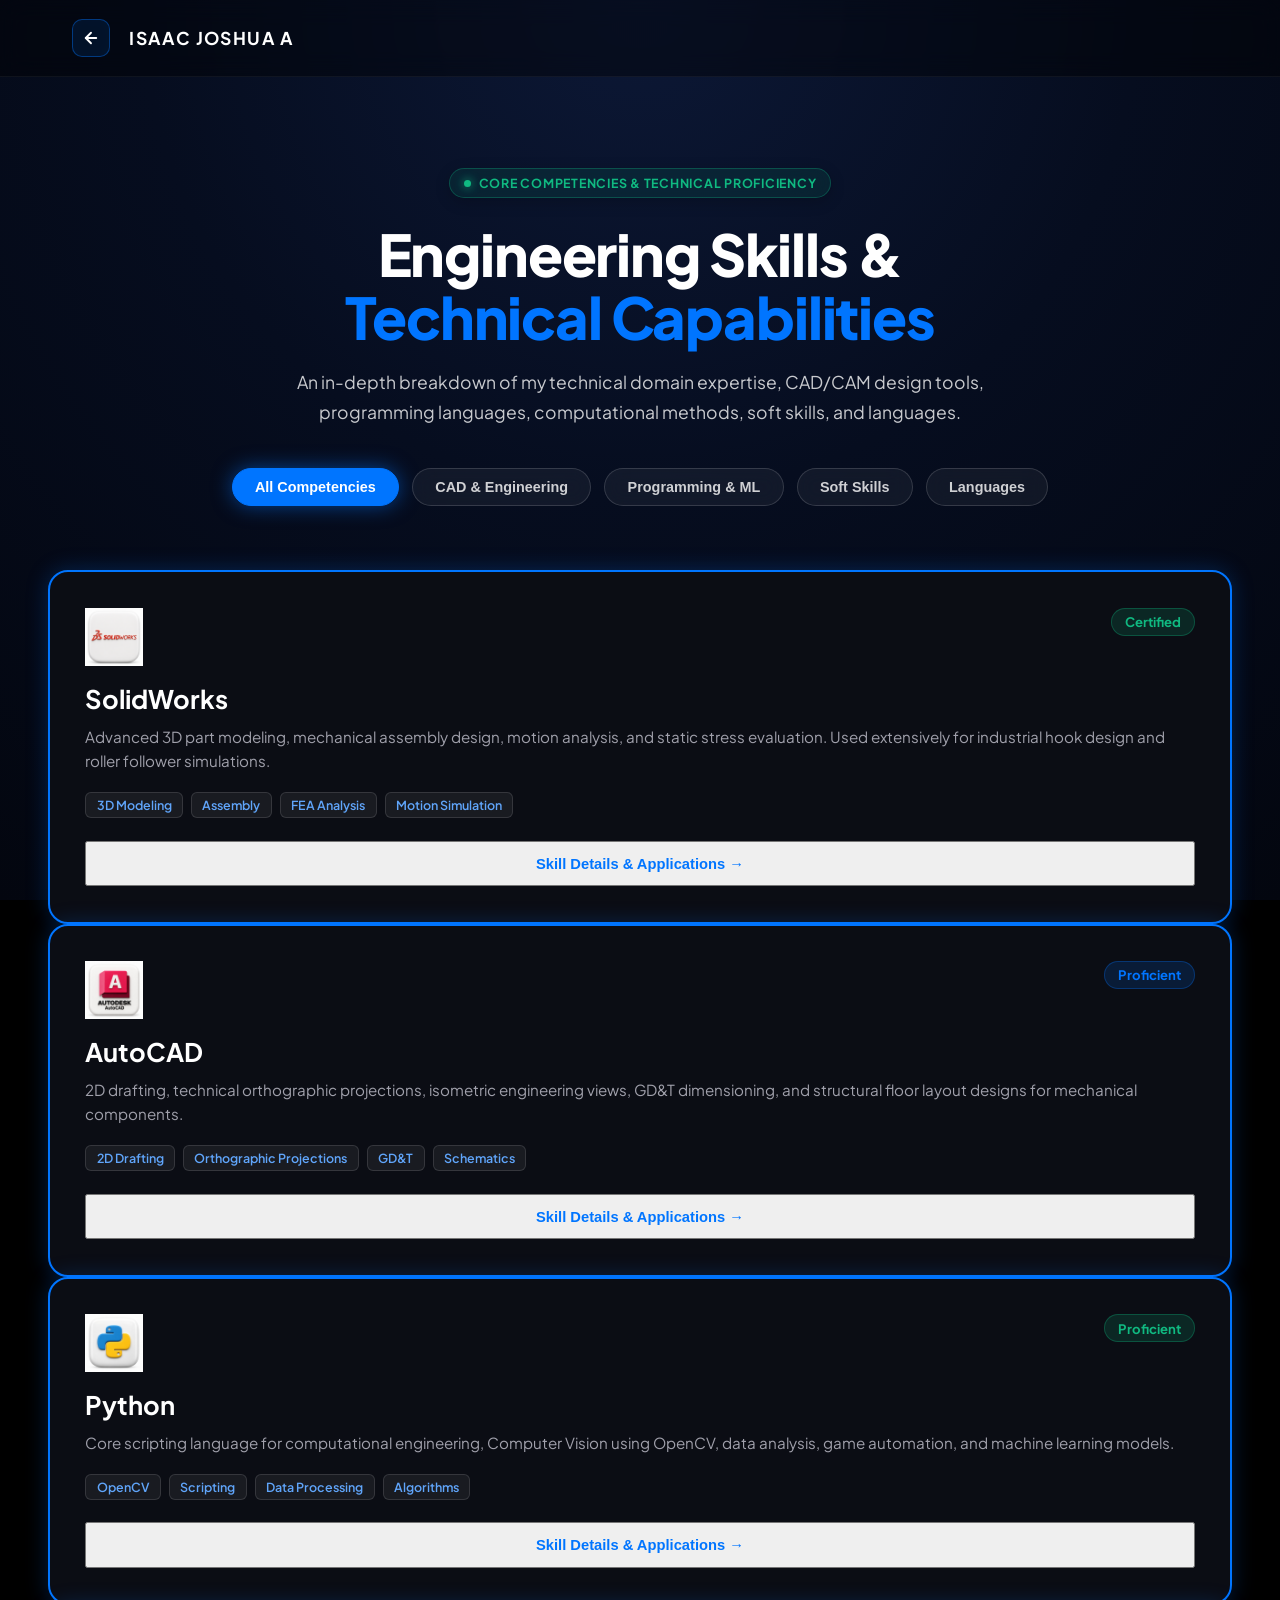
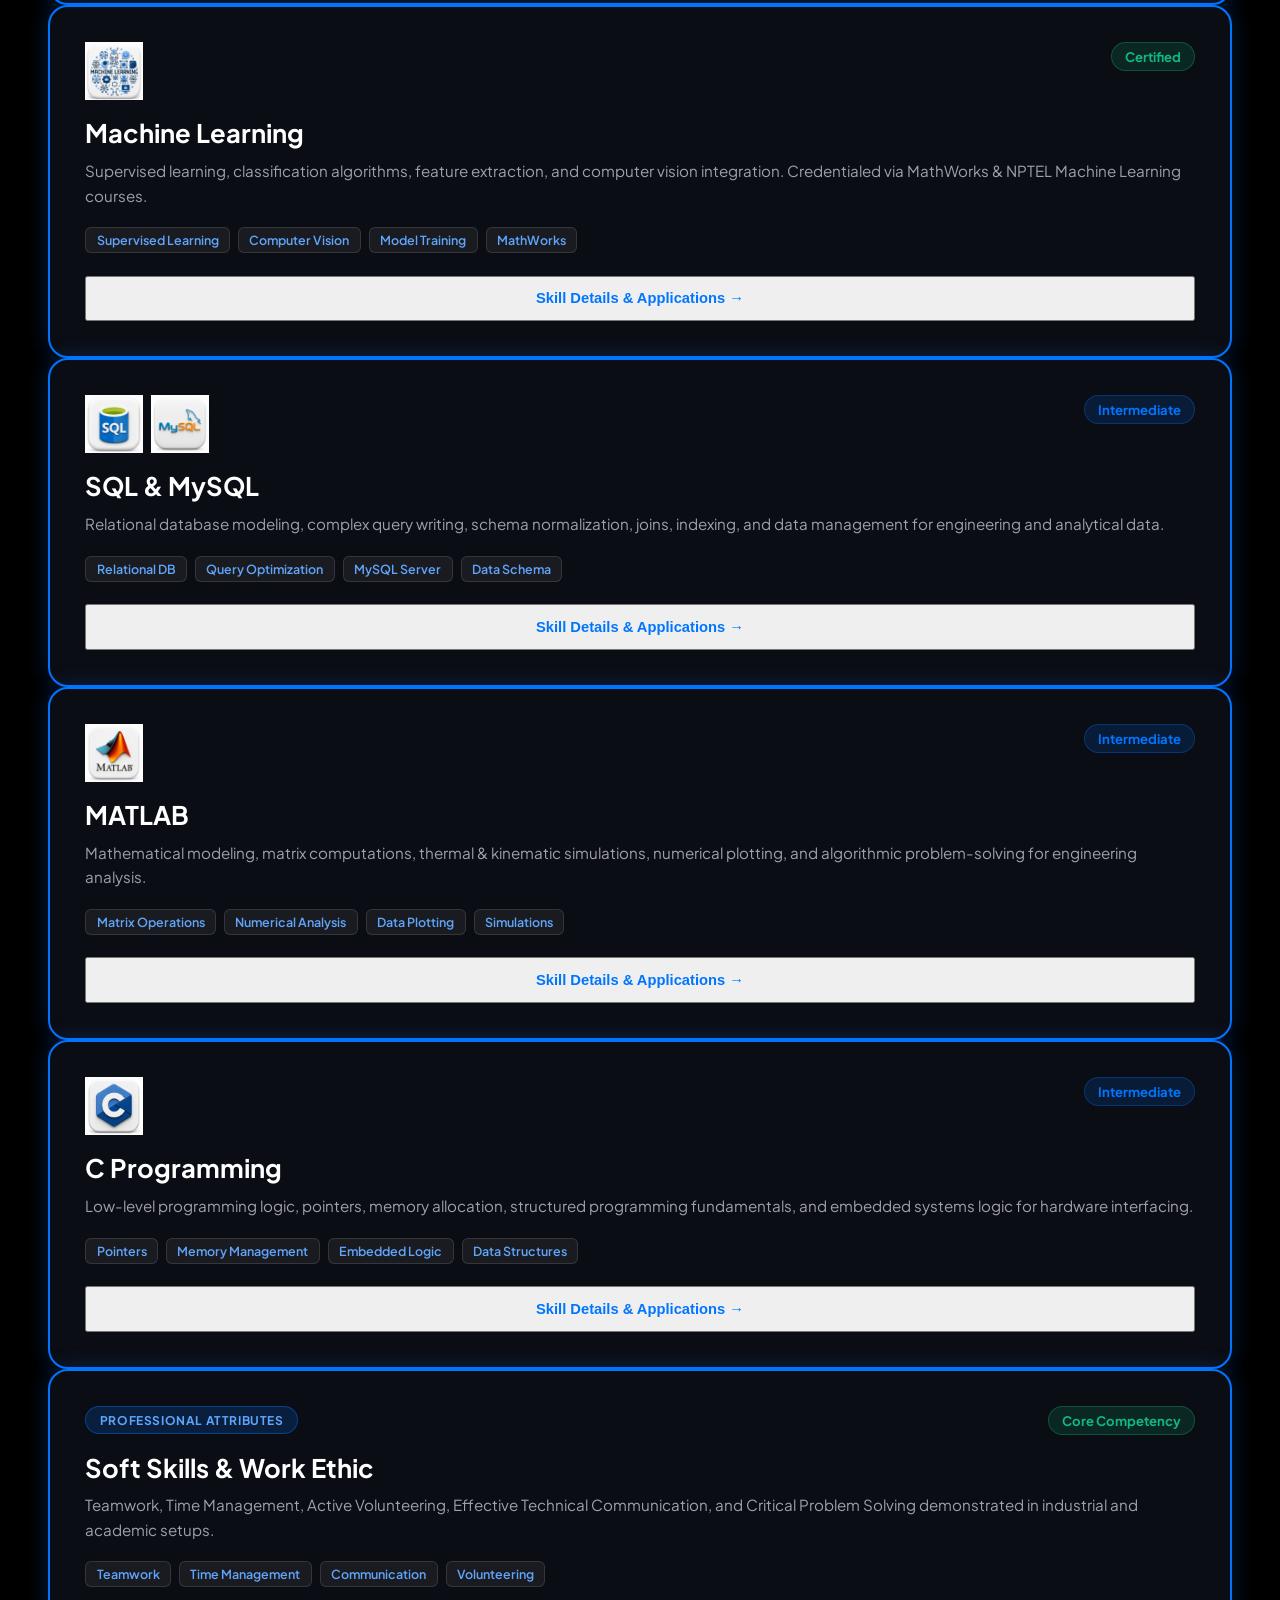
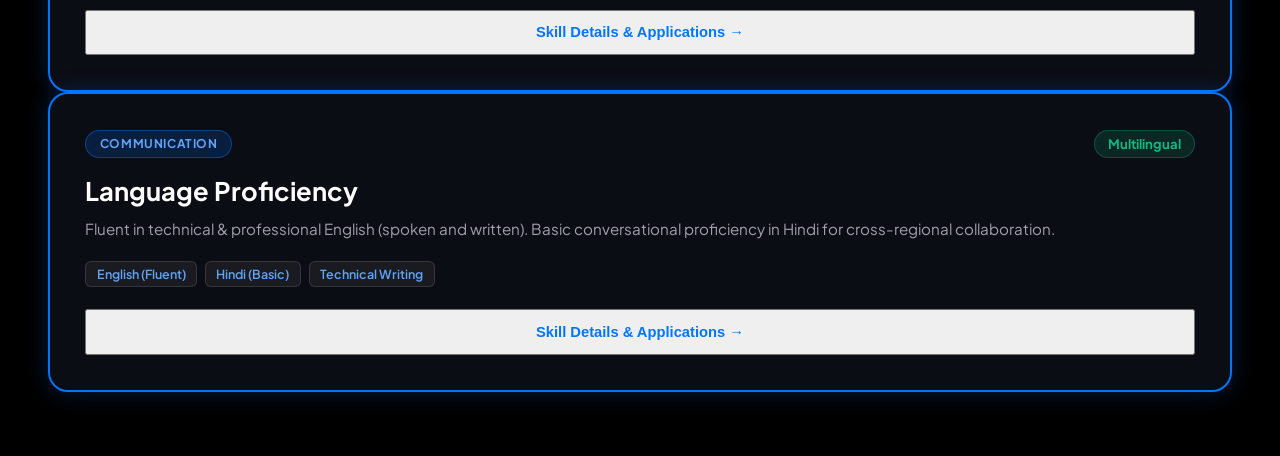
<file: skills.html>
<!DOCTYPE html>
<html lang="en">
<head>
    <meta charset="UTF-8">
    <meta name="viewport" content="width=device-width, initial-scale=1.0">
    <title>Skills - Isaac Joshua A | Mechanical Engineering</title>
    <link rel="preconnect" href="https://fonts.googleapis.com">
    <link rel="preconnect" href="https://fonts.gstatic.com" crossorigin>
    <link href="https://fonts.googleapis.com/css2?family=Plus+Jakarta+Sans:wght@400;500;600;700;800&family=Manrope:wght@400;600;700;800&display=swap" rel="stylesheet">
    <link rel="stylesheet" href="assets/css/style.css?v=8.0">
</head>
<body class="projects-page">
    <!-- Top Navigation Bar -->
    <header class="top-navbar">
        <div class="nav-container subpage-nav-container">
            <div class="subpage-header-left">
                <a href="index.html#home" class="btn-icon-back" aria-label="Back to Home">
                    <svg width="18" height="18" viewBox="0 0 24 24" fill="none" stroke="currentColor" stroke-width="2.5" stroke-linecap="round" stroke-linejoin="round">
                        <line x1="19" y1="12" x2="5" y2="12"></line>
                        <polyline points="12 19 5 12 12 5"></polyline>
                    </svg>
                </a>
                <a href="index.html#home" class="nav-brand">ISAAC JOSHUA A</a>
            </div>
        </div>
    </header>

    <!-- Main Container -->
    <main class="projects-page-wrapper">

        <!-- SECTION 1: Hero Section -->
        <section class="projects-page-hero">
            <div class="badge">
                <span class="status-dot green"></span>
                <span>CORE COMPETENCIES &amp; TECHNICAL PROFICIENCY</span>
            </div>
            <h1 class="projects-page-title">
                Engineering Skills &amp; <br>
                <span class="highlight-blue">Technical Capabilities</span>
            </h1>
            <p class="projects-page-subtext">
                An in-depth breakdown of my technical domain expertise, CAD/CAM design tools, programming languages, computational methods, soft skills, and languages.
            </p>

            <!-- Filter Buttons -->
            <div class="projects-filter-bar" style="margin-top: 2rem;">
                <button class="filter-btn active" onclick="filterSkills('all', this)">All Competencies</button>
                <button class="filter-btn" onclick="filterSkills('cad', this)">CAD &amp; Engineering</button>
                <button class="filter-btn" onclick="filterSkills('prog', this)">Programming &amp; ML</button>
                <button class="filter-btn" onclick="filterSkills('soft', this)">Soft Skills</button>
                <button class="filter-btn" onclick="filterSkills('lang', this)">Languages</button>
            </div>
        </section>

        <!-- SECTION 2: Detailed Skills Grid -->
        <section class="projects-grid-section">
            <div class="projects-grid" id="skillsGrid">
                
                <!-- Skill 1: SolidWorks -->
                <div class="project-card-full skill-item" data-category="cad">
                    <div class="project-card-body" style="padding: 2.2rem;">
                        <div style="display:flex; justify-content:space-between; align-items:flex-start; margin-bottom:1rem;">
                            <img src="assets/images/skills/skill_solidworks.jpg" alt="SolidWorks" class="skill-icon" style="width:58px; height:58px; margin-bottom:0;">
                            <span style="color:#10b981; font-size:0.82rem; font-weight:700; background:rgba(16,185,129,0.15); border:1px solid rgba(16,185,129,0.3); padding:0.3rem 0.8rem; border-radius:50px;">Certified</span>
                        </div>
                        <h3 class="project-card-title" style="font-size:1.6rem; margin-bottom:0.6rem;">SolidWorks</h3>
                        <p class="project-card-desc" style="font-size:0.95rem; line-height:1.6; margin-bottom:1.2rem;">
                            Advanced 3D part modeling, mechanical assembly design, motion analysis, and static stress evaluation. Used extensively for industrial hook design and roller follower simulations.
                        </p>
                        <div class="project-card-tags" style="margin-bottom:1.4rem;">
                            <span class="project-tag">3D Modeling</span>
                            <span class="project-tag">Assembly</span>
                            <span class="project-tag">FEA Analysis</span>
                            <span class="project-tag">Motion Simulation</span>
                        </div>
                        <button onclick="openSkillModal('solidworks')" class="btn-card-details" style="width:100%; justify-content:center; padding:0.8rem;">
                            Skill Details &amp; Applications &rarr;
                        </button>
                    </div>
                </div>

                <!-- Skill 2: AutoCAD -->
                <div class="project-card-full skill-item" data-category="cad">
                    <div class="project-card-body" style="padding: 2.2rem;">
                        <div style="display:flex; justify-content:space-between; align-items:flex-start; margin-bottom:1rem;">
                            <img src="assets/images/skills/skill_autocad.jpg" alt="AutoCAD" class="skill-icon" style="width:58px; height:58px; margin-bottom:0;">
                            <span style="color:#0075FF; font-size:0.82rem; font-weight:700; background:rgba(0,117,255,0.15); border:1px solid rgba(0,117,255,0.3); padding:0.3rem 0.8rem; border-radius:50px;">Proficient</span>
                        </div>
                        <h3 class="project-card-title" style="font-size:1.6rem; margin-bottom:0.6rem;">AutoCAD</h3>
                        <p class="project-card-desc" style="font-size:0.95rem; line-height:1.6; margin-bottom:1.2rem;">
                            2D drafting, technical orthographic projections, isometric engineering views, GD&amp;T dimensioning, and structural floor layout designs for mechanical components.
                        </p>
                        <div class="project-card-tags" style="margin-bottom:1.4rem;">
                            <span class="project-tag">2D Drafting</span>
                            <span class="project-tag">Orthographic Projections</span>
                            <span class="project-tag">GD&amp;T</span>
                            <span class="project-tag">Schematics</span>
                        </div>
                        <button onclick="openSkillModal('autocad')" class="btn-card-details" style="width:100%; justify-content:center; padding:0.8rem;">
                            Skill Details &amp; Applications &rarr;
                        </button>
                    </div>
                </div>

                <!-- Skill 3: Python -->
                <div class="project-card-full skill-item" data-category="prog">
                    <div class="project-card-body" style="padding: 2.2rem;">
                        <div style="display:flex; justify-content:space-between; align-items:flex-start; margin-bottom:1rem;">
                            <img src="assets/images/skills/skill_python.jpg" alt="Python" class="skill-icon" style="width:58px; height:58px; margin-bottom:0;">
                            <span style="color:#10b981; font-size:0.82rem; font-weight:700; background:rgba(16,185,129,0.15); border:1px solid rgba(16,185,129,0.3); padding:0.3rem 0.8rem; border-radius:50px;">Proficient</span>
                        </div>
                        <h3 class="project-card-title" style="font-size:1.6rem; margin-bottom:0.6rem;">Python</h3>
                        <p class="project-card-desc" style="font-size:0.95rem; line-height:1.6; margin-bottom:1.2rem;">
                            Core scripting language for computational engineering, Computer Vision using OpenCV, data analysis, game automation, and machine learning models.
                        </p>
                        <div class="project-card-tags" style="margin-bottom:1.4rem;">
                            <span class="project-tag">OpenCV</span>
                            <span class="project-tag">Scripting</span>
                            <span class="project-tag">Data Processing</span>
                            <span class="project-tag">Algorithms</span>
                        </div>
                        <button onclick="openSkillModal('python')" class="btn-card-details" style="width:100%; justify-content:center; padding:0.8rem;">
                            Skill Details &amp; Applications &rarr;
                        </button>
                    </div>
                </div>

                <!-- Skill 4: Machine Learning -->
                <div class="project-card-full skill-item" data-category="prog">
                    <div class="project-card-body" style="padding: 2.2rem;">
                        <div style="display:flex; justify-content:space-between; align-items:flex-start; margin-bottom:1rem;">
                            <img src="assets/images/skills/skill_ml.jpg" alt="Machine Learning" class="skill-icon" style="width:58px; height:58px; margin-bottom:0;">
                            <span style="color:#10b981; font-size:0.82rem; font-weight:700; background:rgba(16,185,129,0.15); border:1px solid rgba(16,185,129,0.3); padding:0.3rem 0.8rem; border-radius:50px;">Certified</span>
                        </div>
                        <h3 class="project-card-title" style="font-size:1.6rem; margin-bottom:0.6rem;">Machine Learning</h3>
                        <p class="project-card-desc" style="font-size:0.95rem; line-height:1.6; margin-bottom:1.2rem;">
                            Supervised learning, classification algorithms, feature extraction, and computer vision integration. Credentialed via MathWorks &amp; NPTEL Machine Learning courses.
                        </p>
                        <div class="project-card-tags" style="margin-bottom:1.4rem;">
                            <span class="project-tag">Supervised Learning</span>
                            <span class="project-tag">Computer Vision</span>
                            <span class="project-tag">Model Training</span>
                            <span class="project-tag">MathWorks</span>
                        </div>
                        <button onclick="openSkillModal('ml')" class="btn-card-details" style="width:100%; justify-content:center; padding:0.8rem;">
                            Skill Details &amp; Applications &rarr;
                        </button>
                    </div>
                </div>

                <!-- Skill 5: SQL & MySQL -->
                <div class="project-card-full skill-item" data-category="prog">
                    <div class="project-card-body" style="padding: 2.2rem;">
                        <div style="display:flex; justify-content:space-between; align-items:flex-start; margin-bottom:1rem;">
                            <div style="display:flex; gap:0.5rem;">
                                <img src="assets/images/skills/skill_sql.jpg" alt="SQL" class="skill-icon" style="width:58px; height:58px; margin-bottom:0;">
                                <img src="assets/images/skills/skill_mysql.jpg" alt="MySQL" class="skill-icon" style="width:58px; height:58px; margin-bottom:0;">
                            </div>
                            <span style="color:#0075FF; font-size:0.82rem; font-weight:700; background:rgba(0,117,255,0.15); border:1px solid rgba(0,117,255,0.3); padding:0.3rem 0.8rem; border-radius:50px;">Intermediate</span>
                        </div>
                        <h3 class="project-card-title" style="font-size:1.6rem; margin-bottom:0.6rem;">SQL &amp; MySQL</h3>
                        <p class="project-card-desc" style="font-size:0.95rem; line-height:1.6; margin-bottom:1.2rem;">
                            Relational database modeling, complex query writing, schema normalization, joins, indexing, and data management for engineering and analytical data.
                        </p>
                        <div class="project-card-tags" style="margin-bottom:1.4rem;">
                            <span class="project-tag">Relational DB</span>
                            <span class="project-tag">Query Optimization</span>
                            <span class="project-tag">MySQL Server</span>
                            <span class="project-tag">Data Schema</span>
                        </div>
                        <button onclick="openSkillModal('sql')" class="btn-card-details" style="width:100%; justify-content:center; padding:0.8rem;">
                            Skill Details &amp; Applications &rarr;
                        </button>
                    </div>
                </div>

                <!-- Skill 6: MATLAB -->
                <div class="project-card-full skill-item" data-category="cad">
                    <div class="project-card-body" style="padding: 2.2rem;">
                        <div style="display:flex; justify-content:space-between; align-items:flex-start; margin-bottom:1rem;">
                            <img src="assets/images/skills/skill_matlab.jpg" alt="MATLAB" class="skill-icon" style="width:58px; height:58px; margin-bottom:0;">
                            <span style="color:#0075FF; font-size:0.82rem; font-weight:700; background:rgba(0,117,255,0.15); border:1px solid rgba(0,117,255,0.3); padding:0.3rem 0.8rem; border-radius:50px;">Intermediate</span>
                        </div>
                        <h3 class="project-card-title" style="font-size:1.6rem; margin-bottom:0.6rem;">MATLAB</h3>
                        <p class="project-card-desc" style="font-size:0.95rem; line-height:1.6; margin-bottom:1.2rem;">
                            Mathematical modeling, matrix computations, thermal &amp; kinematic simulations, numerical plotting, and algorithmic problem-solving for engineering analysis.
                        </p>
                        <div class="project-card-tags" style="margin-bottom:1.4rem;">
                            <span class="project-tag">Matrix Operations</span>
                            <span class="project-tag">Numerical Analysis</span>
                            <span class="project-tag">Data Plotting</span>
                            <span class="project-tag">Simulations</span>
                        </div>
                        <button onclick="openSkillModal('matlab')" class="btn-card-details" style="width:100%; justify-content:center; padding:0.8rem;">
                            Skill Details &amp; Applications &rarr;
                        </button>
                    </div>
                </div>

                <!-- Skill 7: C Programming -->
                <div class="project-card-full skill-item" data-category="prog">
                    <div class="project-card-body" style="padding: 2.2rem;">
                        <div style="display:flex; justify-content:space-between; align-items:flex-start; margin-bottom:1rem;">
                            <img src="assets/images/skills/skill_cprog.jpg?v=2.0" alt="C Programming" class="skill-icon" style="width:58px; height:58px; margin-bottom:0;">
                            <span style="color:#0075FF; font-size:0.82rem; font-weight:700; background:rgba(0,117,255,0.15); border:1px solid rgba(0,117,255,0.3); padding:0.3rem 0.8rem; border-radius:50px;">Intermediate</span>
                        </div>
                        <h3 class="project-card-title" style="font-size:1.6rem; margin-bottom:0.6rem;">C Programming</h3>
                        <p class="project-card-desc" style="font-size:0.95rem; line-height:1.6; margin-bottom:1.2rem;">
                            Low-level programming logic, pointers, memory allocation, structured programming fundamentals, and embedded systems logic for hardware interfacing.
                        </p>
                        <div class="project-card-tags" style="margin-bottom:1.4rem;">
                            <span class="project-tag">Pointers</span>
                            <span class="project-tag">Memory Management</span>
                            <span class="project-tag">Embedded Logic</span>
                            <span class="project-tag">Data Structures</span>
                        </div>
                        <button onclick="openSkillModal('cprog')" class="btn-card-details" style="width:100%; justify-content:center; padding:0.8rem;">
                            Skill Details &amp; Applications &rarr;
                        </button>
                    </div>
                </div>

                <!-- Skill 8: Soft Skills -->
                <div class="project-card-full skill-item" data-category="soft">
                    <div class="project-card-body" style="padding: 2.2rem;">
                        <div style="display:flex; justify-content:space-between; align-items:flex-start; margin-bottom:1rem;">
                            <span class="project-card-category-badge" style="position:static; background:rgba(0,117,255,0.18); border:1px solid rgba(0,117,255,0.4); color:#60a5fa;">Professional Attributes</span>
                            <span style="color:#10b981; font-size:0.82rem; font-weight:700; background:rgba(16,185,129,0.15); border:1px solid rgba(16,185,129,0.3); padding:0.3rem 0.8rem; border-radius:50px;">Core Competency</span>
                        </div>
                        <h3 class="project-card-title" style="font-size:1.6rem; margin-bottom:0.6rem;">Soft Skills &amp; Work Ethic</h3>
                        <p class="project-card-desc" style="font-size:0.95rem; line-height:1.6; margin-bottom:1.2rem;">
                            Teamwork, Time Management, Active Volunteering, Effective Technical Communication, and Critical Problem Solving demonstrated in industrial and academic setups.
                        </p>
                        <div class="project-card-tags" style="margin-bottom:1.4rem;">
                            <span class="project-tag">Teamwork</span>
                            <span class="project-tag">Time Management</span>
                            <span class="project-tag">Communication</span>
                            <span class="project-tag">Volunteering</span>
                        </div>
                        <button onclick="openSkillModal('softskills')" class="btn-card-details" style="width:100%; justify-content:center; padding:0.8rem;">
                            Skill Details &amp; Applications &rarr;
                        </button>
                    </div>
                </div>

                <!-- Skill 9: Languages -->
                <div class="project-card-full skill-item" data-category="lang">
                    <div class="project-card-body" style="padding: 2.2rem;">
                        <div style="display:flex; justify-content:space-between; align-items:flex-start; margin-bottom:1rem;">
                            <span class="project-card-category-badge" style="position:static; background:rgba(0,117,255,0.18); border:1px solid rgba(0,117,255,0.4); color:#60a5fa;">Communication</span>
                            <span style="color:#10b981; font-size:0.82rem; font-weight:700; background:rgba(16,185,129,0.15); border:1px solid rgba(16,185,129,0.3); padding:0.3rem 0.8rem; border-radius:50px;">Multilingual</span>
                        </div>
                        <h3 class="project-card-title" style="font-size:1.6rem; margin-bottom:0.6rem;">Language Proficiency</h3>
                        <p class="project-card-desc" style="font-size:0.95rem; line-height:1.6; margin-bottom:1.2rem;">
                            Fluent in technical &amp; professional English (spoken and written). Basic conversational proficiency in Hindi for cross-regional collaboration.
                        </p>
                        <div class="project-card-tags" style="margin-bottom:1.4rem;">
                            <span class="project-tag">English (Fluent)</span>
                            <span class="project-tag">Hindi (Basic)</span>
                            <span class="project-tag">Technical Writing</span>
                        </div>
                        <button onclick="openSkillModal('languages')" class="btn-card-details" style="width:100%; justify-content:center; padding:0.8rem;">
                            Skill Details &amp; Applications &rarr;
                        </button>
                    </div>
                </div>

            </div>
        </section>
    </main>

    <!-- Modal for Detailed Skill Breakdown -->
    <div id="skillModal" class="project-modal" onclick="closeSkillModal(event)">
        <div class="project-modal-content" onclick="event.stopPropagation()" style="max-width: 750px;">
            <button class="modal-close-btn" onclick="closeSkillModal(event)">&times;</button>
            <div id="modalSkillBody">
                <!-- Dynamic Content Injected Here -->
            </div>
        </div>
    </div>

    <script>
        const skillDetails = {
            'solidworks': {
                title: 'SolidWorks (3D CAD & FEA Analysis)',
                badge: 'CAD & 3D Design',
                level: 'Certified / Advanced',
                img: 'assets/images/skills/skill_solidworks.jpg',
                desc: 'SolidWorks is my primary tool for mechanical component modeling, assembly visualization, stress concentration study, and mechanism animation.',
                points: [
                    'Created detailed 3D CAD models for Crane Hook design and static stress concentration evaluation.',
                    'Modeled custom CAM and Roller Follower mechanisms with kinematic displacement tracking.',
                    'Performed static structural analysis (FEA) to verify yield strength and safety factors under heavy mechanical load.',
                    'Certified SolidWorks Associate credential earned via Dassault Systèmes.'
                ],
                tools: ['3D Part Design', 'Assembly Mates', 'Motion Study', 'FEA Static Stress', 'GD&T Drawings']
            },
            'autocad': {
                title: 'AutoCAD (2D Drafting & Schematics)',
                badge: 'Engineering Drawing',
                level: 'Proficient',
                img: 'assets/images/skills/skill_autocad.jpg',
                desc: 'AutoCAD is used for creating precise 2D mechanical orthographic projections, section views, dimensions, and engineering schematics.',
                points: [
                    'Drafted multi-view orthographic and isometric engineering drawings according to ISO/BIS standards.',
                    'Applied Geometric Dimensioning and Tolerancing (GD&T) for manufacturing readiness.',
                    'Created component layout schematics and technical assembly blueprints.'
                ],
                tools: ['2D Drafting', 'Orthographic Projection', 'Section Views', 'Dimensioning', 'Layers & Blocks']
            },
            'python': {
                title: 'Python (Scripting, Computer Vision & Data)',
                badge: 'Programming & Data',
                level: 'Proficient',
                img: 'assets/images/skills/skill_python.jpg',
                desc: 'Python is my core programming language used across Computer Vision applications, algorithm development, and engineering data analysis.',
                points: [
                    'Developed a Computer Vision project using Python and OpenCV for image processing.',
                    'Built a Python-based interactive Number-Guessing Game utilizing custom game loops.',
                    'Implemented numerical scripts for data processing and automated workflow execution.'
                ],
                tools: ['Python 3.x', 'OpenCV', 'NumPy', 'Data Analysis', 'Logic Automation']
            },
            'ml': {
                title: 'Machine Learning & AI',
                badge: 'AI & Data Science',
                level: 'Certified',
                img: 'assets/images/skills/skill_ml.jpg',
                desc: 'Applied machine learning concepts focusing on model training, feature extraction, supervised classification, and data-driven engineering insights.',
                points: [
                    'Completed MathWorks Machine Learning Onramp certification.',
                    'Completed NPTEL Introduction to Machine Learning course.',
                    'Explored predictive model building and feature engineering techniques.'
                ],
                tools: ['Supervised Learning', 'Classification', 'Regression', 'Feature Engineering', 'MathWorks']
            },
            'sql': {
                title: 'SQL & MySQL (Database Management)',
                badge: 'Databases',
                level: 'Intermediate',
                img: 'assets/images/skills/skill_sql.jpg',
                desc: 'Relational database design and query writing for structured data storage, retrieval, and management.',
                points: [
                    'Structured relational database schemas with primary/foreign key constraints.',
                    'Wrote optimized SQL queries using aggregate functions, subqueries, and table JOINs.',
                    'Managed database tables in MySQL Workbench environment.'
                ],
                tools: ['MySQL Server', 'Relational Schema', 'SELECT & JOINs', 'Data Integrity', 'DDL / DML']
            },
            'matlab': {
                title: 'MATLAB (Numerical Computing)',
                badge: 'Numerical Computing',
                level: 'Intermediate',
                img: 'assets/images/skills/skill_matlab.jpg',
                desc: 'MATLAB is utilized for matrix computations, numerical analysis, vector calculations, and engineering graphing.',
                points: [
                    'Calculated thermal fluid and mechanical system equations using vectorized scripts.',
                    'Generated 2D and 3D data visualization plots for experimental results.',
                    'Utilized mathematical functions for system simulation.'
                ],
                tools: ['Matrix Computations', 'Vectorization', 'Plotting & Graphics', 'Numerical Solvers']
            },
            'cprog': {
                title: 'C Programming',
                badge: 'Core Programming',
                level: 'Intermediate',
                img: 'assets/images/skills/skill_cprog.jpg?v=2.0',
                desc: 'Fundamental low-level programming for understanding computer architecture, algorithm efficiency, and memory management.',
                points: [
                    'Implemented data structures and algorithm logic using structured C code.',
                    'Worked with pointers, memory allocation, and array operations.',
                    'Built foundational understanding for embedded microcontrollers.'
                ],
                tools: ['Pointers', 'Memory Allocation', 'Control Structures', 'Functions & Arrays']
            },
            'softskills': {
                title: 'Soft Skills & Work Ethic',
                badge: 'Professional Attributes',
                level: 'Core Competency',
                desc: 'Strong interpersonal and organizational capabilities honed through team projects, volunteering, and industrial exposure.',
                points: [
                    'Teamwork: Collaborated with multidisciplinary student teams on IoT and mechanical design projects.',
                    'Time Management: Consistently met deadlines while balancing coursework, certifications, and hands-on projects.',
                    'Active Volunteering: Engaged in institutional activities, technical workshops, and community events.',
                    'Effective Communication: Credentialed through NPTEL Employment Communication course; articulate in technical reports and presentations.',
                    'Critical Thinking: Analytical approach to debugging, root-cause failure evaluation, and design trade-offs.'
                ],
                tools: ['Teamwork', 'Time Management', 'Volunteering', 'Communication', 'Critical Thinking']
            },
            'languages': {
                title: 'Language Proficiency',
                badge: 'Communication',
                level: 'Multilingual',
                desc: 'Effective communication in international and regional engineering environments.',
                points: [
                    'English: Full professional fluency in reading, writing, technical documentation, and oral presentations.',
                    'Hindi: Basic conversational capability for working with diverse teams across regions.'
                ],
                tools: ['English (Fluent)', 'Hindi (Basic)', 'Technical Presentation', 'Report Writing']
            }
        };

        function filterSkills(category, btn) {
            document.querySelectorAll('.filter-btn').forEach(b => b.classList.remove('active'));
            btn.classList.add('active');

            const items = document.querySelectorAll('.skill-item');
            items.forEach(item => {
                if (category === 'all' || item.getAttribute('data-category') === category) {
                    item.style.display = 'block';
                } else {
                    item.style.display = 'none';
                }
            });
        }

        function openSkillModal(skillKey) {
            const data = skillDetails[skillKey];
            if (!data) return;

            let pointsHtml = data.points.map(p => `<li style="margin-bottom:0.6rem; color:#e0e0eb; font-size:0.95rem; line-height:1.6;">${p}</li>`).join('');
            let toolsHtml = data.tools.map(t => `<span class="project-tag" style="background:rgba(0,117,255,0.15); border:1px solid rgba(0,117,255,0.3); color:#ffffff;">${t}</span>`).join('');
            let imgHeaderHtml = data.img ? `<div class="skill-modal-icon-container"><img src="${data.img}" alt="${data.title}" class="skill-modal-icon"></div>` : '';
            let statusBadgeHtml = data.level ? `<span class="skill-modal-status-badge">${data.level}</span>` : '';

            const modalBody = document.getElementById('modalSkillBody');
            modalBody.innerHTML = `
                <div class="skill-modal-header">
                    ${imgHeaderHtml}
                    <div class="skill-modal-text-container">
                        <div class="skill-modal-badges">
                            <span class="skill-modal-category-badge">${data.badge}</span>
                            ${statusBadgeHtml}
                        </div>
                        <h2 class="skill-modal-title">${data.title}</h2>
                    </div>
                </div>
                <p style="color:#a0a0ab; font-size:1rem; line-height:1.65; margin-bottom:1.5rem;">${data.desc}</p>
                
                <h4 style="color:#ffffff; font-size:1.1rem; font-weight:700; margin-bottom:0.8rem; font-family:'Manrope', sans-serif;">Key Highlights &amp; Applications:</h4>
                <ul style="padding-left:1.2rem; margin-bottom:1.8rem;">
                    ${pointsHtml}
                </ul>

                <h4 style="color:#ffffff; font-size:1.1rem; font-weight:700; margin-bottom:0.8rem; font-family:'Manrope', sans-serif;">Tools &amp; Sub-domains:</h4>
                <div style="display:flex; flex-wrap:wrap; gap:0.6rem;">
                    ${toolsHtml}
                </div>
            `;

            const modal = document.getElementById('skillModal');
            modal.classList.add('active');
            document.body.style.overflow = 'hidden';
        }

        function closeSkillModal(event) {
            const modal = document.getElementById('skillModal');
            modal.classList.remove('active');
            document.body.style.overflow = 'auto';
        }
    </script>
    <script src="assets/js/script.js"></script>
</body>
</html>
</file>
<file: assets/css/style.css>
* {
    margin: 0;
    padding: 0;
    box-sizing: border-box;
}

html, body {
    width: 100%;
    min-height: 100vh;
    background-color: #000000;
    font-family: 'Plus Jakarta Sans', -apple-system, BlinkMacSystemFont, 'Segoe UI', Roboto, sans-serif;
    color: #ffffff;
    overflow-x: hidden;
    scroll-behavior: auto;
}

/* Hide scrollbar while preserving scroll functionality */
body::-webkit-scrollbar {
    display: none;
}

body {
    -ms-overflow-style: none;
    scrollbar-width: none;
}

/* Top Navigation Bar */
.top-navbar {
    position: fixed;
    top: 0;
    left: 0;
    width: 100%;
    z-index: 100;
    pointer-events: auto;
    background: rgba(0, 0, 0, 0.4);
    backdrop-filter: blur(12px);
    -webkit-backdrop-filter: blur(12px);
    border-bottom: 1px solid rgba(255, 255, 255, 0.05);
}

.nav-container {
    max-width: 1650px;
    margin: 0 auto;
    padding: 1.2rem 4.5rem;
    display: flex;
    justify-content: space-between;
    align-items: center;
}

/* Subpage Header & Icon Back Button */
.subpage-nav-container {
    display: flex;
    align-items: center;
    justify-content: flex-start;
}

.subpage-header-left {
    display: flex;
    align-items: center;
    gap: 1.2rem;
}

.btn-icon-back {
    display: flex;
    align-items: center;
    justify-content: center;
    width: 38px;
    height: 38px;
    background: rgba(0, 117, 255, 0.12);
    border: 1.5px solid rgba(0, 117, 255, 0.4);
    border-radius: 10px;
    color: #ffffff;
    text-decoration: none;
    transition: all 0.15s cubic-bezier(0.16, 1, 0.3, 1);
    backdrop-filter: blur(8px);
    -webkit-backdrop-filter: blur(8px);
    flex-shrink: 0;
}

.btn-icon-back:hover {
    background: rgba(0, 117, 255, 0.3);
    border-color: #0075FF;
    color: #60a5fa;
    box-shadow: 0 0 15px rgba(0, 117, 255, 0.5);
    transform: translateX(-2px);
}

.btn-icon-back svg {
    transition: transform 0.15s cubic-bezier(0.16, 1, 0.3, 1);
}

.btn-icon-back:hover svg {
    transform: translateX(-2px);
}

.nav-brand {
    font-size: 1.1rem;
    font-weight: 700;
    letter-spacing: 0.08em;
    color: #ffffff;
    text-decoration: none;
    text-transform: uppercase;
    white-space: nowrap;
}

/* Mobile Navigation Hamburger Button */
.mobile-menu-btn {
    display: none;
    flex-direction: column;
    justify-content: space-between;
    width: 40px;
    height: 40px;
    padding: 9px 8px;
    background: rgba(0, 117, 255, 0.15);
    border: 1px solid rgba(0, 117, 255, 0.4);
    border-radius: 8px;
    cursor: pointer;
    z-index: 105;
    transition: background 0.15s ease, border-color 0.15s ease;
}

.mobile-menu-btn:hover {
    background: rgba(0, 117, 255, 0.3);
    border-color: #0075FF;
}

.hamburger-bar {
    width: 100%;
    height: 2.5px;
    background-color: #ffffff;
    border-radius: 2px;
    transition: transform 0.18s cubic-bezier(0.16, 1, 0.3, 1), opacity 0.15s ease;
}

.mobile-menu-btn.active .hamburger-bar:nth-child(1) {
    transform: translateY(7px) rotate(45deg);
}

.mobile-menu-btn.active .hamburger-bar:nth-child(2) {
    opacity: 0;
}

.mobile-menu-btn.active .hamburger-bar:nth-child(3) {
    transform: translateY(-7px) rotate(-45deg);
}

.nav-links {
    display: flex;
    align-items: center;
    gap: 2.2rem;
}

.nav-item {
    position: relative;
    font-size: 0.95rem;
    font-weight: 500;
    color: rgba(255, 255, 255, 0.75);
    text-decoration: none;
    padding: 0.2rem 0;
    transition: color 0.15s ease;
    white-space: nowrap;
}

.nav-item:hover {
    color: #ffffff;
}

.nav-item.active {
    color: #ffffff;
    font-weight: 600;
}

/* Active Underline Accent */
.nav-item.active::after {
    content: '';
    position: absolute;
    bottom: -6px;
    left: 0;
    width: 100%;
    height: 2.5px;
    background-color: #0075ff;
    box-shadow: 0 0 12px rgba(0, 117, 255, 0.8);
    border-radius: 2px;
}

/* Background Canvas Animation */
#scroll-canvas {
    position: fixed;
    top: 0;
    left: 0;
    width: 100vw;
    height: 100vh;
    display: block;
    pointer-events: none;
    z-index: 1;
    will-change: transform;
    transform: translateZ(0);
    backface-visibility: hidden;
}

/* Page Container & Scroll Sections */
.page-container {
    position: relative;
    z-index: 10;
    width: 100%;
}

.section {
    min-height: 100vh;
    width: 100%;
    display: flex;
    flex-direction: column;
    justify-content: center;
    align-items: center;
    padding: 7rem 4.5rem 3rem 4.5rem;
    box-sizing: border-box;
}

/* Hero Section */
.hero-section {
    justify-content: space-between;
}

.hero-wrapper {
    width: 100%;
    height: 100%;
    display: flex;
    flex-direction: column;
    justify-content: space-between;
    max-width: 1650px;
    margin: 0 auto;
    min-height: calc(100vh - 10rem);
}

.hero-top {
    display: flex;
    justify-content: space-between;
    align-items: flex-end;
    width: 100%;
}

.hero-left {
    display: flex;
    flex-direction: column;
    align-items: flex-start;
    margin-top: 30px;
    max-width: 460px;
}

/* Status Badge */
.badge {
    display: inline-flex;
    align-items: center;
    gap: 8px;
    padding: 6px 14px;
    background: rgba(16, 185, 129, 0.1) !important;
    backdrop-filter: blur(16px);
    -webkit-backdrop-filter: blur(16px);
    border: 1px solid rgba(16, 185, 129, 0.3) !important;
    border-radius: 50px;
    font-size: 0.78rem;
    font-weight: 700;
    letter-spacing: 0.06em;
    color: #10b981 !important;
    margin-bottom: 1.2rem;
    box-shadow: 0 4px 15px rgba(0, 0, 0, 0.2);
}

.status-dot, .status-dot.green {
    width: 7px;
    height: 7px;
    background-color: #10b981 !important;
    border-radius: 50%;
    display: inline-block;
    box-shadow: 0 0 10px #10b981 !important;
}

/* Main Title */
.hero-title {
    font-size: clamp(2.8rem, 4.2vw, 4.8rem);
    font-weight: 800;
    line-height: 1.05;
    letter-spacing: -0.02em;
    color: #ffffff;
    text-transform: uppercase;
    text-shadow: 0 4px 20px rgba(0, 0, 0, 0.6);
}

.hero-title .highlight-blue, .highlight-blue {
    color: #0075ff !important;
}

/* Subtitle & Accent Line */
.hero-subtitle {
    font-size: 0.92rem;
    font-weight: 700;
    letter-spacing: 0.1em;
    color: rgba(255, 255, 255, 0.95);
    text-transform: uppercase;
    margin-top: 1.2rem;
}

.subtitle-line {
    width: 60px;
    height: 2px;
    background-color: #0075ff !important;
    margin-top: 0.6rem;
    margin-bottom: 1.2rem;
    border-radius: 2px;
}

/* Description */
.hero-description {
    max-width: 440px;
    font-size: 0.98rem;
    line-height: 1.55;
    color: rgba(255, 255, 255, 0.85);
    font-weight: 400;
    margin-bottom: 1.6rem;
    text-shadow: 0 2px 10px rgba(0, 0, 0, 0.5);
}

/* Action Buttons */
.hero-buttons {
    display: flex;
    align-items: center;
    gap: 1rem;
    flex-wrap: wrap;
}

a.btn-primary, a.btn-primary:visited {
    display: inline-flex;
    align-items: center;
    gap: 8px;
    padding: 0.75rem 1.6rem;
    background-color: #0075ff !important;
    color: #ffffff !important;
    text-decoration: none !important;
    border-radius: 8px;
    font-size: 0.92rem;
    font-weight: 600;
    transition: all 0.18s cubic-bezier(0.16, 1, 0.3, 1);
    box-shadow: 0 4px 15px rgba(0, 117, 255, 0.35);
}

a.btn-primary:hover {
    background-color: #1a82ff !important;
    transform: translateY(-2px);
    box-shadow: 0 8px 25px rgba(0, 117, 255, 0.5);
}

a.btn-secondary, a.btn-secondary:visited {
    display: inline-flex;
    align-items: center;
    gap: 8px;
    padding: 0.75rem 1.6rem;
    background: rgba(255, 255, 255, 0.04) !important;
    border: 1px solid rgba(255, 255, 255, 0.2) !important;
    color: #ffffff !important;
    text-decoration: none !important;
    border-radius: 8px;
    font-size: 0.92rem;
    font-weight: 600;
    transition: all 0.18s cubic-bezier(0.16, 1, 0.3, 1);
    backdrop-filter: blur(8px);
}

a.btn-secondary:hover {
    background: rgba(255, 255, 255, 0.1) !important;
    border-color: rgba(255, 255, 255, 0.4) !important;
    transform: translateY(-2px);
}

/* Hero Bottom: "Portfolio" */
.hero-bottom {
    width: 100%;
    text-align: left;
    margin-bottom: 0.2rem;
    overflow: hidden;
}

.hero-big-name {
    font-size: clamp(5.5rem, 14vw, 19.5rem);
    font-weight: 700;
    line-height: 0.82;
    letter-spacing: -0.04em;
    background: linear-gradient(180deg, #FFFFFF 0%, #F8FAFF 65%, #D8E7FF 100%);
    -webkit-background-clip: text;
    -webkit-text-fill-color: transparent;
    background-clip: text;
    filter: drop-shadow(0 4px 30px rgba(0, 0, 0, 0.35));
    text-shadow: 0 4px 30px rgba(0, 0, 0, 0.35);
    text-align: left;
    margin-left: -0.04em;
    font-family: 'Plus Jakarta Sans', sans-serif;
    user-select: none;
    margin-top: 0;
    margin-bottom: 0;
}

/* About Section Card (Transparent background floating over canvas visual) */
.about-section {
    height: auto;
    min-height: auto;
    display: flex;
    align-items: flex-start;
    justify-content: center;
    padding-top: 4.5rem;
    padding-bottom: 2rem;
    box-sizing: border-box;
    scroll-margin-top: 70px;
}

.about-card {
    width: 100%;
    max-width: 1200px;
    margin: 0 auto;
    display: flex;
    flex-direction: row;
    align-items: center;
    justify-content: flex-end;
    padding: 0;
    box-sizing: border-box;
}

.about-right-col {
    width: 45%;
    max-width: 550px;
    margin-left: auto;
    flex-shrink: 0;
    display: flex;
    flex-direction: column;
    align-items: flex-start;
    text-align: left;
    box-sizing: border-box;
}

.about-big-title {
    font-family: 'Manrope', sans-serif;
    font-size: clamp(3.6rem, 6vw, 6.2rem);
    font-weight: 800;
    line-height: 0.86;
    letter-spacing: -0.04em;
    color: #FFFFFF;
    text-shadow: 0 4px 20px rgba(0, 0, 0, 0.5);
    margin: 0 0 1rem 0;
}

.about-greeting {
    font-family: 'Manrope', sans-serif;
    font-size: clamp(1.6rem, 2.5vw, 2.2rem);
    font-weight: 700;
    color: #ffffff;
    margin-bottom: 0.2rem;
    letter-spacing: -0.01em;
}

.about-tagline {
    font-family: 'Manrope', sans-serif;
    font-size: 1.05rem;
    font-weight: 400;
    color: rgba(255, 255, 255, 0.88);
    margin-bottom: 1.2rem;
}

.about-paragraph {
    font-family: 'Manrope', sans-serif;
    font-size: 0.98rem;
    line-height: 1.65;
    color: rgba(255, 255, 255, 0.78);
    font-weight: 400;
    margin-bottom: 0.9rem;
    width: 100%;
}

.about-right-col strong {
    font-family: 'Manrope', sans-serif;
    color: #ffffff;
    font-weight: 600;
}

.about-quote-box {
    margin-top: 1rem;
    margin-bottom: 1rem;
    padding: 1rem 1.25rem;
    background: rgba(0, 117, 255, 0.08);
    border-left: 3px solid #0075FF;
    border-radius: 4px 12px 12px 4px;
    backdrop-filter: blur(8px);
    -webkit-backdrop-filter: blur(8px);
}

.about-quote {
    font-size: 0.96rem;
    font-weight: 700;
    line-height: 1.55;
    color: #0099FF;
    font-style: italic;
    margin: 0;
}

.about-signature-wrapper {
    display: flex;
    justify-content: flex-end;
    width: 100%;
    margin-top: 0.2rem;
}

.signature-text {
    font-family: 'Sacramento', cursive;
    font-size: 3.6rem;
    color: #0099FF;
    text-shadow: 0 0 15px rgba(0, 153, 255, 0.4);
    transform: rotate(-4deg);
    user-select: none;
}

/* Responsive adjustments */
@media (max-width: 900px) {
    .nav-container {
        padding: 1rem 1.5rem;
        flex-direction: column;
        gap: 0.8rem;
    }

    .nav-links {
        gap: 1.2rem;
        flex-wrap: wrap;
        justify-content: center;
    }

    .nav-item.active::after {
        bottom: -4px;
    }

    .section {
        padding: 7rem 1.8rem 2rem 1.8rem;
    }

    .about-section {
        height: auto;
        min-height: calc(100vh - 70px);
        padding-top: 5rem;
        padding-bottom: 3rem;
    }

    .about-card {
        flex-direction: column;
        gap: 2.5rem;
        align-items: flex-start;
        padding: 2rem 0;
    }

    .about-right-col {
        width: 100%;
        max-width: 100%;
    }
}

/* ==========================================================================
   Skills & Projects Section (Orange Glow Aesthetic matching reference design)
   ========================================================================== */
.skills-projects-section {
    width: 100%;
    min-height: 100vh;
    background-color: transparent;
    position: relative;
    z-index: 10;
    padding: 13rem 4.5rem 8rem 4.5rem;
    box-sizing: border-box;
    scroll-margin-top: 80px;
}

.skills-projects-container {
    max-width: 1200px;
    margin: 0 auto;
    width: 100%;
}

/* Skills Sub-Block */
.skills-wrapper {
    display: flex;
    flex-direction: row;
    align-items: flex-start;
    justify-content: space-between;
    gap: 4rem;
    margin-bottom: 10rem;
    scroll-margin-top: 120px;
}

.skills-left {
    flex: 1;
    max-width: 460px;
}

.orange-badge {
    color: #0099FF;
    font-size: 0.95rem;
    font-weight: 700;
    text-transform: uppercase;
    letter-spacing: 0.06em;
    display: inline-block;
    margin-bottom: 1.2rem;
}

.skills-heading {
    font-size: clamp(2.2rem, 3.8vw, 3.2rem);
    font-weight: 700;
    color: #FFFFFF;
    line-height: 1.15;
    margin-bottom: 1.5rem;
    font-family: 'Plus Jakarta Sans', sans-serif;
}

.skills-description {
    color: #A0A0AB;
    font-size: 1.02rem;
    line-height: 1.7;
    font-weight: 400;
    margin: 0;
}

/* ==========================================================================
   Futuristic Orbital Skills Section Layout
   ========================================================================== */

.skills-orbit-wrapper {
    position: relative;
    width: 100%;
    max-width: 900px;
    height: 640px;
    margin: 1rem auto 2rem auto;
    display: flex;
    align-items: center;
    justify-content: center;
}

/* Central Hub Focal Point */
.skills-orbit-center {
    position: absolute;
    z-index: 10;
    width: 220px;
    height: 220px;
    background: radial-gradient(circle, rgba(14, 15, 20, 0.95) 0%, rgba(5, 7, 15, 0.98) 100%);
    border: 2.5px solid #0075FF;
    border-radius: 50%;
    display: flex;
    flex-direction: column;
    align-items: center;
    justify-content: center;
    text-align: center;
    padding: 1.2rem;
    box-shadow: 0 0 40px rgba(0, 117, 255, 0.5), inset 0 0 30px rgba(0, 117, 255, 0.25);
    box-sizing: border-box;
    backdrop-filter: blur(8px);
}

.skills-orbit-heading {
    font-family: 'Plus Jakarta Sans', sans-serif;
    font-size: 1.45rem;
    font-weight: 800;
    color: #FFFFFF;
    line-height: 1.2;
    letter-spacing: 0.04em;
    margin: 0;
    text-shadow: 0 0 16px rgba(0, 117, 255, 0.7);
}

.orbit-pulse-ring {
    position: absolute;
    width: 100%;
    height: 100%;
    border-radius: 50%;
    border: 1px solid rgba(0, 117, 255, 0.5);
    animation: orbitPulse 3.5s ease-in-out infinite;
    pointer-events: none;
}

.orbit-pulse-ring-outer {
    position: absolute;
    width: 118%;
    height: 118%;
    border-radius: 50%;
    border: 1.5px dashed rgba(0, 117, 255, 0.35);
    animation: orbitSpin 35s linear infinite;
    pointer-events: none;
}

@keyframes orbitPulse {
    0%, 100% {
        transform: scale(1);
        opacity: 0.4;
    }
    50% {
        transform: scale(1.08);
        opacity: 0.85;
        box-shadow: 0 0 30px rgba(0, 117, 255, 0.5);
    }
}

@keyframes orbitSpin {
    from { transform: rotate(0deg); }
    to { transform: rotate(360deg); }
}

/* SVG Canvas for Rays & Rings */
.orbit-svg-canvas {
    position: absolute;
    top: 0;
    left: 0;
    width: 100%;
    height: 100%;
    z-index: 2;
    pointer-events: none;
}

.orbit-ring-line {
    fill: none;
    stroke: rgba(0, 117, 255, 0.28);
    stroke-width: 1.5;
    stroke-dasharray: 6 6;
}

.orbit-ring-line-outer {
    fill: none;
    stroke: rgba(0, 117, 255, 0.15);
    stroke-width: 1;
}

.orbit-ray-line {
    stroke: rgba(0, 117, 255, 0.25);
    stroke-width: 1.5;
    stroke-dasharray: 4 4;
    transition: stroke 0.15s ease, stroke-width 0.15s ease, filter 0.15s ease;
}

.orbit-ray-line.highlight {
    stroke: #0099FF;
    stroke-width: 2.8;
    stroke-dasharray: none;
    filter: drop-shadow(0 0 10px #0075FF);
}

/* Orbital Node Container */
.skills-orbit-nodes {
    position: absolute;
    top: 0;
    left: 0;
    width: 100%;
    height: 100%;
    z-index: 5;
    pointer-events: none;
}

.orbit-card {
    pointer-events: auto;
    position: absolute;
    width: 135px;
    height: 135px;
    padding: 1.1rem 0.8rem 0.9rem 0.8rem;
    border-radius: 22px;
    background: rgba(14, 15, 20, 0.92);
    border: 2px solid #0075FF;
    box-shadow: 0 0 22px rgba(0, 117, 255, 0.35);
    backdrop-filter: blur(6px);
    display: flex;
    flex-direction: column;
    align-items: center;
    justify-content: center;
    text-align: center;
    box-sizing: border-box;
    opacity: 1 !important;
    transform: translate(-50%, -50%);
    will-change: transform;
    transition: transform 0.2s cubic-bezier(0.16, 1, 0.3, 1), box-shadow 0.15s ease, border-color 0.15s ease;
}

/* Subtle Orbit Floating Keyframes for each node position */
@keyframes floatNode1 { 0%, 100% { transform: translate(-50%, -50%) translateY(0px); } 50% { transform: translate(-50%, -50%) translateY(-7px); } }
@keyframes floatNode2 { 0%, 100% { transform: translate(-50%, -50%) translate(0, 0); } 50% { transform: translate(-50%, -50%) translate(5px, -5px); } }
@keyframes floatNode3 { 0%, 100% { transform: translate(-50%, -50%) translateX(0); } 50% { transform: translate(-50%, -50%) translateX(7px); } }
@keyframes floatNode4 { 0%, 100% { transform: translate(-50%, -50%) translate(0, 0); } 50% { transform: translate(-50%, -50%) translate(5px, 5px); } }
@keyframes floatNode5 { 0%, 100% { transform: translate(-50%, -50%) translateY(0); } 50% { transform: translate(-50%, -50%) translateY(7px); } }
@keyframes floatNode6 { 0%, 100% { transform: translate(-50%, -50%) translate(0, 0); } 50% { transform: translate(-50%, -50%) translate(-5px, 5px); } }
@keyframes floatNode7 { 0%, 100% { transform: translate(-50%, -50%) translateX(0); } 50% { transform: translate(-50%, -50%) translateX(-7px); } }
@keyframes floatNode8 { 0%, 100% { transform: translate(-50%, -50%) translate(0, 0); } 50% { transform: translate(-50%, -50%) translate(-5px, -5px); } }

/* Positioning & Animation for 8 Orbital Positions - Immediate Full Radial Layout on Load */
.orbit-pos-1 { top: 10%; left: 50%; animation: floatNode1 5s ease-in-out infinite; }
.orbit-pos-2 { top: 21.5%; left: 73%; animation: floatNode2 5.5s ease-in-out infinite; }
.orbit-pos-3 { top: 50%; left: 82.5%; animation: floatNode3 4.8s ease-in-out infinite; }
.orbit-pos-4 { top: 78.5%; left: 73%; animation: floatNode4 5.2s ease-in-out infinite; }
.orbit-pos-5 { top: 90%; left: 50%; animation: floatNode5 4.6s ease-in-out infinite; }
.orbit-pos-6 { top: 78.5%; left: 27%; animation: floatNode6 5.4s ease-in-out infinite; }
.orbit-pos-7 { top: 50%; left: 17.5%; animation: floatNode7 4.9s ease-in-out infinite; }
.orbit-pos-8 { top: 21.5%; left: 27%; animation: floatNode8 5.1s ease-in-out infinite; }

/* Hover behavior for orbit cards */
.orbit-card:hover {
    animation-play-state: paused !important;
    transform: translate(-50%, -50%) scale(1.12) !important;
    border-color: #0099FF !important;
    box-shadow: 0 0 45px rgba(0, 153, 255, 0.85) !important;
    z-index: 20;
}

.orbit-card .skill-icon {
    width: 58px;
    height: 58px;
    object-fit: cover;
    border-radius: 14px;
    margin-bottom: 0.4rem;
    box-shadow: 0 6px 16px rgba(0, 0, 0, 0.4);
    transition: transform 0.3s ease;
}

.orbit-card:hover .skill-icon {
    transform: scale(1.08);
}

.orbit-card .skill-name {
    font-size: 0.88rem;
    font-weight: 700;
    color: #FFFFFF;
    margin: 0;
    white-space: nowrap;
    font-family: 'Manrope', sans-serif;
}

/* Tablet Responsive Scaling */
@media (max-width: 992px) and (min-width: 769px) {
    .skills-orbit-wrapper {
        height: 540px;
        max-width: 700px;
    }
    .skills-orbit-center {
        width: 190px;
        height: 190px;
    }
    .skills-orbit-heading {
        font-size: 1.25rem;
    }
    .orbit-card {
        width: 115px;
        height: 115px;
        padding: 0.8rem 0.5rem;
    }
    .orbit-card .skill-icon {
        width: 48px;
        height: 48px;
    }
    .orbit-card .skill-name {
        font-size: 0.8rem;
    }
}

/* Mobile Responsive Grid Fallback */
@media (max-width: 768px) {
    .skills-orbit-wrapper {
        height: auto;
        flex-direction: column;
    }
    .orbit-svg-canvas {
        display: none;
    }
    .skills-orbit-center {
        position: relative;
        width: 100%;
        max-width: 320px;
        height: auto;
        border-radius: 20px;
        padding: 1.5rem;
        margin-bottom: 2rem;
    }
    .orbit-pulse-ring-outer {
        display: none;
    }
    .skills-orbit-nodes {
        position: relative;
        width: 100%;
        height: auto;
        display: grid;
        grid-template-columns: repeat(2, 1fr);
        gap: 1.2rem;
    }
    .orbit-card {
        position: relative !important;
        top: auto !important;
        left: auto !important;
        transform: none !important;
        animation: floatMobile 4s ease-in-out infinite !important;
        width: 100%;
        height: 130px;
    }
    .orbit-card:hover {
        transform: translateY(-5px) !important;
    }
}

/* Accessibility: Respect Reduced Motion Preferences */
@media (prefers-reduced-motion: reduce) {
    .skills-grid .skill-card {
        opacity: 1 !important;
        transform: none !important;
        transition: none !important;
    }
    .skill-icon {
        animation: none !important;
    }
}

.skill-percentage {
    color: #FFFFFF;
    font-size: 1.25rem;
    font-weight: 800;
    letter-spacing: -0.02em;
}

/* Projects Sub-Block */
.projects-wrapper {
    text-align: center;
    scroll-margin-top: 120px;
}

.projects-header {
    margin-bottom: 3.5rem;
}

.orange-projects-title {
    color: #0099FF;
    font-size: clamp(2.4rem, 4vw, 3.2rem);
    font-weight: 800;
    margin-bottom: 1.2rem;
    font-family: 'Plus Jakarta Sans', sans-serif;
}

.projects-description {
    max-width: 760px;
    margin: 0 auto;
    color: #A0A0AB;
    font-size: 1.05rem;
    line-height: 1.7;
}

.featured-project-container {
    width: 100%;
    max-width: 1200px;
    margin: 0 auto;
    display: grid;
    grid-template-columns: repeat(3, 1fr);
    gap: 1.8rem;
    align-items: stretch;
}

.featured-project-card {
    width: 100%;
    background: #0e0f14;
    border: 2px solid #0075FF;
    border-radius: 20px;
    overflow: hidden;
    box-shadow: 0 0 24px rgba(0, 117, 255, 0.3);
    transition: transform 0.22s cubic-bezier(0.16, 1, 0.3, 1), box-shadow 0.2s ease, border-color 0.2s ease;
    display: flex;
    flex-direction: column;
    height: 100%;
}

.featured-project-card:hover {
    transform: translateY(-8px);
    box-shadow: 0 0 45px rgba(0, 153, 255, 0.6);
    border-color: #0099FF;
}

.featured-project-img-col {
    width: 100%;
    height: 220px;
    overflow: hidden;
    background: #000000;
    position: relative;
    flex-shrink: 0;
}

.featured-project-img {
    width: 100%;
    height: 100%;
    object-fit: cover;
    display: block;
    transition: transform 0.25s cubic-bezier(0.16, 1, 0.3, 1);
}

.featured-project-card:hover .featured-project-img {
    transform: scale(1.06);
}

.featured-project-info-col {
    flex: 1;
    padding: 1.6rem 1.5rem 1.8rem 1.5rem;
    display: flex;
    flex-direction: column;
    align-items: flex-start;
    text-align: left;
    gap: 0.8rem;
    box-sizing: border-box;
    justify-content: space-between;
}

.featured-project-category {
    color: #0075FF;
    font-size: 0.82rem;
    font-weight: 700;
    text-transform: uppercase;
    letter-spacing: 0.08em;
}

.featured-project-title {
    color: #FFFFFF;
    font-size: 1.35rem;
    font-weight: 800;
    line-height: 1.3;
    margin: 0;
    font-family: 'Plus Jakarta Sans', sans-serif;
}

.featured-project-desc {
    color: #A0A0AB;
    font-size: 0.95rem;
    line-height: 1.6;
    margin: 0;
    font-weight: 400;
    flex-grow: 1;
}

.featured-project-link {
    display: inline-flex;
    align-items: center;
    gap: 8px;
    color: #0075FF;
    text-decoration: none;
    font-weight: 700;
    font-size: 0.92rem;
    margin-top: 0.6rem;
    transition: color 0.15s ease, transform 0.15s cubic-bezier(0.16, 1, 0.3, 1);
}

.featured-project-link:hover {
    color: #0099FF;
    transform: translateX(4px);
}

/* Responsive adjustments for Skills & Projects */
@media (max-width: 992px) {
    .skills-wrapper {
        flex-direction: column;
        gap: 3rem;
    }

    .skills-left {
        max-width: 100%;
    }

    .featured-project-container {
        grid-template-columns: repeat(2, 1fr);
        gap: 1.5rem;
    }
}

@media (max-width: 650px) {
    .skills-grid {
        grid-template-columns: repeat(2, 1fr);
    }

    .skills-projects-section {
        padding: 5rem 1.8rem 4rem 1.8rem;
    }

    .featured-project-container {
        grid-template-columns: 1fr;
        gap: 1.5rem;
    }

    .featured-project-img-col {
        height: 200px;
    }

    .featured-project-info-col {
        padding: 1.5rem 1.2rem;
    }
}

/* ==========================================================================
   Projects Page Dedicated Styles (Dark Rich Background Shade & Glass Design)
   ========================================================================== */

/* Dark relevant shade background (Non-plane black, rich dark navy-blue ambient gradient) */
body.projects-page {
    background: radial-gradient(circle at 50% 0%, #0c1836 0%, #060d1f 45%, #03060f 100%) !important;
    background-attachment: fixed !important;
    min-height: 100vh;
}

.projects-page-wrapper {
    max-width: 1300px;
    margin: 0 auto;
    padding: 7.5rem 3rem 4rem 3rem;
}

/* SECTION 1: Top Title & Subtext Hero */
.projects-page-hero {
    text-align: center;
    padding: 3rem 1rem 4rem 1rem;
    position: relative;
}

.projects-page-hero .badge {
    margin: 0 auto 1.5rem auto;
}

.projects-page-title {
    font-size: clamp(2.8rem, 4.5vw, 4.5rem);
    font-weight: 800;
    line-height: 1.1;
    color: #ffffff;
    margin-bottom: 1.2rem;
    font-family: 'Plus Jakarta Sans', sans-serif;
    letter-spacing: -0.02em;
}

.projects-page-subtext {
    max-width: 780px;
    margin: 0 auto 2.5rem auto;
    font-size: 1.1rem;
    line-height: 1.7;
    color: rgba(255, 255, 255, 0.78);
}

/* Filter Controls */
.projects-filter-bar {
    display: flex;
    justify-content: center;
    align-items: center;
    gap: 0.8rem;
    flex-wrap: wrap;
    margin-top: 1rem;
}

.filter-btn {
    background: rgba(255, 255, 255, 0.05);
    border: 1px solid rgba(255, 255, 255, 0.15);
    color: rgba(255, 255, 255, 0.8);
    padding: 0.65rem 1.4rem;
    border-radius: 50px;
    font-size: 0.9rem;
    font-weight: 600;
    cursor: pointer;
    transition: all 0.15s cubic-bezier(0.16, 1, 0.3, 1);
    backdrop-filter: blur(10px);
}

.filter-btn:hover {
    background: rgba(0, 117, 255, 0.2);
    border-color: #0075FF;
    color: #ffffff;
}

.filter-btn.active {
    background: #0075FF;
    border-color: #0075FF;
    color: #ffffff;
    box-shadow: 0 0 20px rgba(0, 117, 255, 0.5);
}

/* SECTION 2: Grid Showcase */
.projects-grid-container {
    display: grid;
    grid-template-columns: repeat(auto-fill, minmax(370px, 1fr));
    gap: 2rem;
    margin-bottom: 7rem;
}

.project-card-full {
    background: #0b0d14;
    border: 2px solid #0075FF;
    border-radius: 20px;
    overflow: hidden;
    box-shadow: 0 0 22px rgba(0, 117, 255, 0.25);
    transition: transform 0.22s cubic-bezier(0.16, 1, 0.3, 1), box-shadow 0.2s ease, border-color 0.2s ease;
    display: flex;
    flex-direction: column;
}

.project-card-full:hover {
    transform: translateY(-8px);
    box-shadow: 0 0 40px rgba(0, 153, 255, 0.55);
    border-color: #0099FF;
}

.project-card-image-wrapper {
    position: relative;
    width: 100%;
    height: 240px;
    overflow: hidden;
    background: #03060c;
}

.project-card-image {
    width: 100%;
    height: 100%;
    object-fit: cover;
    transition: transform 0.25s cubic-bezier(0.16, 1, 0.3, 1);
}

.project-card-full:hover .project-card-image {
    transform: scale(1.06);
}

.project-card-category-badge {
    position: absolute;
    top: 1rem;
    right: 1rem;
    background: rgba(0, 117, 255, 0.85);
    backdrop-filter: blur(10px);
    color: #ffffff;
    font-size: 0.75rem;
    font-weight: 700;
    padding: 0.35rem 0.85rem;
    border-radius: 50px;
    letter-spacing: 0.05em;
    text-transform: uppercase;
}

.project-card-body {
    padding: 2rem 1.8rem;
    display: flex;
    flex-direction: column;
    flex: 1;
}

.project-card-title {
    color: #ffffff;
    font-size: 1.45rem;
    font-weight: 700;
    margin-bottom: 0.8rem;
    line-height: 1.3;
}

.project-card-desc {
    color: #a0a0ab;
    font-size: 0.98rem;
    line-height: 1.6;
    margin-bottom: 1.4rem;
    flex: 1;
}

.project-card-tags {
    display: flex;
    flex-wrap: wrap;
    gap: 0.5rem;
    margin-bottom: 1.5rem;
}

.project-tag {
    background: rgba(255, 255, 255, 0.06);
    border: 1px solid rgba(255, 255, 255, 0.12);
    color: #60a5fa;
    font-size: 0.78rem;
    font-weight: 600;
    padding: 0.25rem 0.65rem;
    border-radius: 6px;
}

.project-card-footer {
    display: flex;
    align-items: center;
    justify-content: space-between;
    padding-top: 1rem;
    border-top: 1px solid rgba(255, 255, 255, 0.08);
}

.btn-card-details {
    color: #0075FF;
    font-size: 0.92rem;
    font-weight: 700;
    text-decoration: none;
    display: inline-flex;
    align-items: center;
    gap: 6px;
    transition: color 0.15s ease, transform 0.15s cubic-bezier(0.16, 1, 0.3, 1);
    cursor: pointer;
}

.btn-card-details:hover {
    color: #60a5fa;
    transform: translateX(4px);
}

/* SECTION 3: Methodology Breakdown */
.projects-section-header {
    text-align: center;
    margin-bottom: 3.5rem;
}

.projects-section-title {
    font-size: clamp(2rem, 3.2vw, 2.8rem);
    font-weight: 800;
    color: #ffffff;
    margin-bottom: 0.8rem;
}

.projects-section-subtitle {
    color: #a0a0ab;
    font-size: 1.05rem;
    max-width: 650px;
    margin: 0 auto;
}

.methodology-grid {
    display: grid;
    grid-template-columns: repeat(auto-fit, minmax(260px, 1fr));
    gap: 1.8rem;
    margin-bottom: 7rem;
}

.methodology-card {
    background: rgba(14, 15, 20, 0.7);
    border: 1px solid rgba(0, 117, 255, 0.3);
    border-radius: 18px;
    padding: 2.2rem 1.8rem;
    backdrop-filter: blur(12px);
    transition: all 0.2s cubic-bezier(0.16, 1, 0.3, 1);
    position: relative;
}

.methodology-card:hover {
    border-color: #0075FF;
    transform: translateY(-5px);
    box-shadow: 0 0 25px rgba(0, 117, 255, 0.3);
}

.methodology-step-num {
    font-size: 2.2rem;
    font-weight: 800;
    color: #0075FF;
    margin-bottom: 0.8rem;
    font-family: 'Plus Jakarta Sans', sans-serif;
}

.methodology-card-title {
    color: #ffffff;
    font-size: 1.2rem;
    font-weight: 700;
    margin-bottom: 0.8rem;
}

.methodology-card-desc {
    color: #a0a0ab;
    font-size: 0.95rem;
    line-height: 1.6;
}

/* SECTION 4: Tooling & Tech Matrix */
.tech-matrix-grid {
    display: grid;
    grid-template-columns: repeat(auto-fit, minmax(270px, 1fr));
    gap: 1.8rem;
    margin-bottom: 7rem;
}

.tech-matrix-card {
    background: #0b0d14;
    border: 1.5px solid rgba(0, 117, 255, 0.35);
    border-radius: 18px;
    padding: 2.2rem 1.8rem;
    box-shadow: 0 0 20px rgba(0, 0, 0, 0.4);
    transition: all 0.2s cubic-bezier(0.16, 1, 0.3, 1);
}

.tech-matrix-card:hover {
    border-color: #0099FF;
    box-shadow: 0 0 30px rgba(0, 153, 255, 0.35);
    transform: translateY(-5px);
}

.tech-matrix-icon {
    width: 48px;
    height: 48px;
    background: rgba(0, 117, 255, 0.15);
    border-radius: 12px;
    display: flex;
    align-items: center;
    justify-content: center;
    margin-bottom: 1.2rem;
    color: #ffffff;
}

.tech-matrix-card-title {
    color: #ffffff;
    font-size: 1.25rem;
    font-weight: 700;
    margin-bottom: 1rem;
}

.tech-matrix-list {
    list-style: none;
    padding: 0;
    margin: 0;
}

.tech-matrix-item {
    color: #c0c0cb;
    font-size: 0.95rem;
    padding: 0.55rem 0;
    border-bottom: 1px solid rgba(255, 255, 255, 0.05);
    display: flex;
    align-items: center;
    gap: 8px;
}

.tech-matrix-item:last-child {
    border-bottom: none;
}

.tech-matrix-item::before {
    content: '•';
    color: #0075FF;
    font-size: 1.2rem;
    font-weight: bold;
}

/* Page Footer */
.projects-page-footer {
    border-top: 1px solid rgba(255, 255, 255, 0.1);
    padding: 4rem 2rem 3rem 2rem;
    text-align: center;
    background: rgba(4, 7, 15, 0.9);
}

.footer-brand {
    font-size: 1.4rem;
    font-weight: 800;
    color: #ffffff;
    letter-spacing: 0.08em;
    margin-bottom: 0.5rem;
}

.footer-tagline {
    color: #a0a0ab;
    font-size: 0.95rem;
    margin-bottom: 2rem;
}

.footer-links {
    display: flex;
    justify-content: center;
    gap: 2rem;
    flex-wrap: wrap;
    margin-bottom: 2rem;
}

.footer-link {
    color: rgba(255, 255, 255, 0.7);
    text-decoration: none;
    font-size: 0.92rem;
    transition: color 0.25s ease;
}

.footer-link:hover {
    color: #0075FF;
}

.footer-copyright {
    color: rgba(255, 255, 255, 0.4);
    font-size: 0.85rem;
}

/* Modal Popup */
.project-modal {
    position: fixed;
    top: 0;
    left: 0;
    width: 100vw;
    height: 100vh;
    background: rgba(0, 0, 0, 0.85);
    backdrop-filter: blur(12px);
    z-index: 1000;
    display: flex;
    align-items: center;
    justify-content: center;
    padding: 2rem;
    opacity: 0;
    pointer-events: none;
    transition: opacity 0.18s cubic-bezier(0.16, 1, 0.3, 1);
}

.project-modal.active {
    opacity: 1;
    pointer-events: auto;
}

.project-modal-content {
    background: #0c0f18;
    border: 2px solid #0075FF;
    border-radius: 24px;
    max-width: 750px;
    width: 100%;
    max-height: 90vh;
    overflow-y: auto;
    padding: 2.5rem;
    position: relative;
    box-shadow: 0 0 50px rgba(0, 117, 255, 0.4);
    transform: scale(0.96);
    transition: transform 0.18s cubic-bezier(0.16, 1, 0.3, 1);
}

.project-modal.active .project-modal-content {
    transform: scale(1);
}

.modal-close-btn {
    position: absolute;
    top: 1.5rem;
    right: 1.5rem;
    background: rgba(255, 255, 255, 0.1);
    border: none;
    color: #ffffff;
    width: 36px;
    height: 36px;
    border-radius: 50%;
    font-size: 1.2rem;
    cursor: pointer;
    display: flex;
    align-items: center;
    justify-content: center;
    transition: background 0.15s ease;
}

.modal-close-btn:hover {
    background: #0075FF;
}

/* Responsive */
@media (max-width: 900px) {
    .nav-container {
        padding: 1rem 1.5rem;
    }
}

/* ==========================================================================
   DEDICATED MOBILE PORTFOLIO REDESIGN & OPTIMIZATION (< 768px)
   ========================================================================== */
@media (max-width: 767px) {
    /* Global Viewport & Reset */
    html, body {
        overflow-x: hidden !important;
        width: 100% !important;
    }

    /* Subtle Canvas Overlay on Mobile for Legibility */
    #scroll-canvas {
        opacity: 0.28 !important;
        filter: opacity(0.35) brightness(0.65) !important;
    }

    /* Top Navigation Bar & Mobile Hamburger Menu */
    .nav-container {
        padding: 0.9rem 1.25rem !important;
        position: relative !important;
        flex-direction: row !important;
        justify-content: space-between !important;
        align-items: center !important;
    }

    .subpage-header-left {
        gap: 0.8rem !important;
    }

    .btn-icon-back {
        width: 36px !important;
        height: 36px !important;
    }

    .nav-brand {
        font-size: 0.92rem !important;
    }

    .mobile-menu-btn {
        display: flex !important;
    }

    .nav-links {
        display: none !important;
        position: absolute !important;
        top: 100% !important;
        left: 0 !important;
        right: 0 !important;
        width: 100% !important;
        flex-direction: column !important;
        align-items: stretch !important;
        background: rgba(5, 9, 20, 0.97) !important;
        backdrop-filter: blur(24px) !important;
        -webkit-backdrop-filter: blur(24px) !important;
        padding: 1rem 1.25rem 1.25rem 1.25rem !important;
        gap: 0.5rem !important;
        border-bottom: 2px solid rgba(0, 117, 255, 0.5) !important;
        box-shadow: 0 20px 40px rgba(0, 0, 0, 0.9) !important;
        z-index: 9999 !important;
    }

    .nav-links.active {
        display: flex !important;
        animation: mobileNavSlide 0.18s cubic-bezier(0.16, 1, 0.3, 1) forwards;
    }

    @keyframes mobileNavSlide {
        from {
            opacity: 0;
            transform: translateY(-8px);
        }
        to {
            opacity: 1;
            transform: translateY(0);
        }
    }

    .nav-item {
        font-size: 0.95rem !important;
        font-weight: 600 !important;
        color: rgba(255, 255, 255, 0.85) !important;
        padding: 0.75rem 1rem !important;
        border-radius: 10px !important;
        background: rgba(255, 255, 255, 0.03) !important;
        border: 1px solid rgba(255, 255, 255, 0.06) !important;
        width: 100% !important;
        text-align: left !important;
        white-space: nowrap !important;
        box-sizing: border-box !important;
        min-height: 44px !important;
        display: flex !important;
        align-items: center !important;
    }

    .nav-item:hover, .nav-item.active {
        color: #ffffff !important;
        background: rgba(0, 117, 255, 0.25) !important;
        border-color: rgba(0, 117, 255, 0.6) !important;
    }

    .nav-item.active::after {
        display: none !important;
    }

    /* Section Heights & Mobile Padding */
    .section {
        min-height: auto !important;
        height: auto !important;
        padding: 5.5rem 1.25rem 2.5rem 1.25rem !important;
        box-sizing: border-box !important;
    }

    /* Hero Section Mobile Layout */
    .hero-section {
        justify-content: flex-start !important;
    }

    .hero-wrapper {
        min-height: auto !important;
        height: auto !important;
        justify-content: flex-start !important;
        gap: 2rem !important;
    }

    .hero-top {
        flex-direction: column !important;
        align-items: flex-start !important;
    }

    .hero-left {
        max-width: 100% !important;
        margin-top: 0 !important;
    }

    .hero-title {
        font-size: clamp(2.2rem, 9vw, 3.2rem) !important;
        line-height: 1.1 !important;
    }

    .hero-subtitle {
        font-size: 0.85rem !important;
    }

    .hero-description {
        max-width: 100% !important;
        font-size: 0.95rem !important;
        line-height: 1.65 !important;
        margin-bottom: 1.5rem !important;
    }

    .hero-buttons {
        width: 100% !important;
        flex-direction: column !important;
        gap: 0.8rem !important;
    }

    .hero-buttons a.btn-primary,
    .hero-buttons a.btn-secondary {
        width: 100% !important;
        justify-content: center !important;
        padding: 0.85rem 1.25rem !important;
        font-size: 0.95rem !important;
        box-sizing: border-box !important;
        min-height: 46px !important;
    }

    .hero-big-name {
        font-size: clamp(3.2rem, 15vw, 5.5rem) !important;
        line-height: 0.88 !important;
        margin-top: 1rem !important;
    }

    /* About Section Mobile Layout */
    .about-section {
        height: auto !important;
        min-height: auto !important;
        padding: 4rem 1.25rem 2.5rem 1.25rem !important;
    }

    .about-card {
        flex-direction: column !important;
        align-items: flex-start !important;
        gap: 1.5rem !important;
        padding: 0 !important;
        width: 100% !important;
    }

    .about-right-col {
        width: 100% !important;
        max-width: 100% !important;
        margin-left: 0 !important;
        padding: 0 !important;
    }

    .about-big-title {
        font-size: clamp(2.5rem, 9vw, 3.6rem) !important;
        margin-bottom: 0.8rem !important;
    }

    .about-greeting {
        font-size: clamp(1.4rem, 5vw, 1.8rem) !important;
    }

    .about-paragraph {
        font-size: 0.95rem !important;
        line-height: 1.7 !important;
        color: rgba(255, 255, 255, 0.82) !important;
        margin-bottom: 1rem !important;
    }

    .about-quote-box {
        width: 100% !important;
        padding: 1rem 1.1rem !important;
        margin: 1rem 0 !important;
        box-sizing: border-box !important;
    }

    /* Skills & Projects Wrapper Section */
    .skills-projects-section {
        padding: 4.5rem 1.25rem 3rem 1.25rem !important;
        min-height: auto !important;
        height: auto !important;
    }

    .skills-wrapper {
        flex-direction: column !important;
        gap: 2rem !important;
        margin-bottom: 4rem !important;
    }

    .skills-left {
        max-width: 100% !important;
    }

    .skills-heading {
        font-size: clamp(1.8rem, 7vw, 2.5rem) !important;
    }

    .skills-description {
        font-size: 0.95rem !important;
        line-height: 1.65 !important;
    }

    /* Skills Radial Layout -> Clean 2-Column Mobile Grid */
    .skills-orbit-wrapper {
        height: auto !important;
        max-width: 100% !important;
        margin: 1rem 0 2rem 0 !important;
        display: flex !important;
        flex-direction: column !important;
        align-items: center !important;
        position: relative !important;
    }

    .orbit-svg-canvas, .orbit-pulse-ring, .orbit-pulse-ring-outer {
        display: none !important;
    }

    .skills-orbit-center {
        position: relative !important;
        top: auto !important;
        left: auto !important;
        transform: none !important;
        width: 100% !important;
        max-width: 100% !important;
        height: auto !important;
        border-radius: 16px !important;
        padding: 1.2rem 1rem !important;
        margin-bottom: 1.2rem !important;
        box-shadow: 0 0 25px rgba(0, 117, 255, 0.3) !important;
        background: rgba(10, 13, 22, 0.95) !important;
    }

    .skills-orbit-heading {
        font-size: 1.25rem !important;
        font-weight: 800 !important;
        letter-spacing: 0.05em !important;
    }

    .skills-orbit-nodes {
        position: relative !important;
        top: auto !important;
        left: auto !important;
        width: 100% !important;
        height: auto !important;
        display: grid !important;
        grid-template-columns: repeat(2, 1fr) !important;
        gap: 0.85rem !important;
        transform: none !important;
    }

    .orbit-card {
        position: relative !important;
        top: auto !important;
        left: auto !important;
        right: auto !important;
        bottom: auto !important;
        transform: none !important;
        animation: none !important;
        width: 100% !important;
        height: auto !important;
        min-height: 110px !important;
        padding: 1rem 0.6rem !important;
        border-radius: 16px !important;
        border: 1.5px solid #0075FF !important;
        background: rgba(12, 15, 24, 0.94) !important;
        box-shadow: 0 0 15px rgba(0, 117, 255, 0.25) !important;
        display: flex !important;
        flex-direction: column !important;
        align-items: center !important;
        justify-content: center !important;
        opacity: 1 !important;
        box-sizing: border-box !important;
    }

    .orbit-card:hover {
        transform: translateY(-3px) !important;
        box-shadow: 0 0 25px rgba(0, 153, 255, 0.6) !important;
    }

    .orbit-card .skill-icon {
        width: 44px !important;
        height: 44px !important;
        margin-bottom: 0.4rem !important;
        border-radius: 10px !important;
    }

    .orbit-card .skill-name {
        font-size: 0.82rem !important;
        font-weight: 700 !important;
        color: #ffffff !important;
        white-space: normal !important;
        text-align: center !important;
    }

    /* Projects Mobile Layout & Horizontal Filter Bar */
    .projects-header {
        margin-bottom: 2rem !important;
    }

    .orange-projects-title {
        font-size: clamp(1.8rem, 7vw, 2.5rem) !important;
    }

    .projects-description {
        font-size: 0.95rem !important;
    }

    .featured-project-container,
    .projects-grid-container {
        grid-template-columns: 1fr !important;
        gap: 1.5rem !important;
        width: 100% !important;
        margin-bottom: 3.5rem !important;
    }

    .featured-project-card,
    .project-card-full {
        width: 100% !important;
        border-radius: 16px !important;
    }

    .featured-project-img-col,
    .project-card-image-wrapper {
        height: 190px !important;
        width: 100% !important;
    }

    .featured-project-info-col,
    .project-card-body {
        padding: 1.25rem 1.1rem !important;
        width: 100% !important;
        box-sizing: border-box !important;
    }

    .featured-project-title,
    .project-card-title {
        font-size: 1.25rem !important;
    }

    .projects-filter-bar {
        display: flex !important;
        flex-wrap: nowrap !important;
        overflow-x: auto !important;
        -webkit-overflow-scrolling: touch !important;
        scrollbar-width: none !important;
        justify-content: flex-start !important;
        padding: 0.4rem 0.2rem 0.8rem 0.2rem !important;
        gap: 0.6rem !important;
        width: 100% !important;
        box-sizing: border-box !important;
    }

    .projects-filter-bar::-webkit-scrollbar {
        display: none !important;
    }

    .filter-btn {
        flex-shrink: 0 !important;
        white-space: nowrap !important;
        padding: 0.55rem 1.1rem !important;
        font-size: 0.85rem !important;
    }

    /* Methodologies & Tech Matrix Mobile */
    .methodology-grid,
    .tech-matrix-grid {
        grid-template-columns: 1fr !important;
        gap: 1.25rem !important;
        margin-bottom: 3.5rem !important;
    }

    .methodology-card,
    .tech-matrix-card {
        padding: 1.5rem 1.25rem !important;
        border-radius: 16px !important;
    }

    /* Dedicated Pages Wrapper */
    .projects-page-wrapper {
        padding: 5.5rem 1.25rem 2.5rem 1.25rem !important;
    }

    .projects-page-hero {
        padding: 1.5rem 0.5rem 2.5rem 0.5rem !important;
    }

    .projects-page-title {
        font-size: clamp(2.2rem, 8.5vw, 3.2rem) !important;
    }

    .projects-page-subtext {
        font-size: 0.95rem !important;
        margin-bottom: 1.5rem !important;
    }

    /* Contact Page Mobile Form Optimization */
    #contactForm input,
    #contactForm textarea {
        font-size: 16px !important; /* Prevents auto zoom on mobile browsers */
        padding: 0.8rem 0.9rem !important;
        border-radius: 10px !important;
        width: 100% !important;
        box-sizing: border-box !important;
    }

    /* Footer Mobile */
    .projects-page-footer {
        padding: 2.5rem 1.25rem 2rem 1.25rem !important;
    }

    .footer-links {
        gap: 0.8rem !important;
        margin-bottom: 1.25rem !important;
    }

    .footer-link {
        font-size: 0.88rem !important;
        padding: 0.25rem 0.5rem !important;
    }

    .footer-tagline {
        font-size: 0.88rem !important;
        margin-bottom: 1.25rem !important;
    }

    /* Modal Mobile Popup */
    .project-modal {
        padding: 1rem !important;
    }

    .project-modal-content {
        padding: 1.5rem 1.25rem !important;
        border-radius: 18px !important;
        max-height: 85vh !important;
    }
}

/* ==========================================================================
   EDUCATION PAGE - RECTANGULAR SUMMARY CARDS & LAYOUT ALIGNMENT
   ========================================================================== */
.edu-summary-container {
    display: flex;
    justify-content: center;
    align-items: stretch;
    gap: 1.25rem;
    max-width: 840px;
    margin: 2rem auto 0 auto;
    width: 100%;
}

.edu-summary-card {
    flex: 1;
    display: flex;
    align-items: center;
    gap: 1.1rem;
    background: rgba(0, 117, 255, 0.1);
    border: 1.5px solid rgba(0, 117, 255, 0.35);
    border-radius: 14px;
    padding: 1.1rem 1.4rem;
    box-shadow: 0 4px 20px rgba(0, 0, 0, 0.3);
    transition: transform 0.18s cubic-bezier(0.16, 1, 0.3, 1), border-color 0.18s ease, box-shadow 0.18s ease;
    box-sizing: border-box;
}

.edu-summary-card:hover {
    transform: translateY(-2px);
    border-color: #0075FF;
    box-shadow: 0 6px 25px rgba(0, 117, 255, 0.35);
}

.edu-summary-icon {
    width: 46px;
    height: 46px;
    background: rgba(0, 117, 255, 0.15);
    border: 1px solid rgba(0, 117, 255, 0.3);
    border-radius: 10px;
    display: flex;
    align-items: center;
    justify-content: center;
    flex-shrink: 0;
}

.edu-summary-info {
    display: flex;
    flex-direction: column;
    text-align: left;
    gap: 0.3rem;
}

.edu-summary-label {
    font-size: 0.92rem;
    font-weight: 700;
    color: #ffffff;
    letter-spacing: 0.02em;
    line-height: 1.3;
}

.edu-summary-val {
    font-size: 0.88rem;
    font-weight: 800;
    color: #60a5fa;
    line-height: 1.3;
}

@media (max-width: 767px) {
    .edu-summary-container {
        flex-direction: column !important;
        gap: 0.9rem !important;
        width: 100% !important;
        margin-top: 1.5rem !important;
    }

    .edu-summary-card {
        width: 100% !important;
        padding: 1rem 1.1rem !important;
        border-radius: 12px !important;
    }

    .edu-summary-label {
        font-size: 0.88rem !important;
    }

    .edu-summary-val {
        font-size: 0.84rem !important;
    }
}

/* ==========================================================================
   SKILL DETAIL MODAL HEADER - RESPONSIVE ALIGNMENT FIX
   ========================================================================== */
.skill-modal-header {
    display: flex;
    align-items: flex-start;
    gap: 1.2rem;
    margin-bottom: 1.4rem;
    padding-right: 2.5rem;
    width: 100%;
    box-sizing: border-box;
}

.skill-modal-icon-container {
    flex-shrink: 0;
}

.skill-modal-icon {
    width: 72px;
    height: 72px;
    border-radius: 16px;
    box-shadow: 0 8px 20px rgba(0, 0, 0, 0.5);
    object-fit: cover;
    border: 2px solid #0075FF;
}

.skill-modal-text-container {
    flex: 1;
    min-width: 0;
    display: flex;
    flex-direction: column;
    align-items: flex-start;
    gap: 0.35rem;
}

.skill-modal-badges {
    display: flex;
    align-items: center;
    gap: 0.6rem;
    flex-wrap: wrap;
}

.skill-modal-category-badge {
    position: static !important;
    background: rgba(0, 117, 255, 0.2) !important;
    border: 1px solid #0075FF !important;
    color: #60a5fa !important;
    font-size: 0.75rem;
    font-weight: 700;
    padding: 0.35rem 0.85rem;
    border-radius: 50px;
    letter-spacing: 0.05em;
    text-transform: uppercase;
    white-space: nowrap;
}

.skill-modal-status-badge {
    color: #10b981;
    font-size: 0.82rem;
    font-weight: 700;
    background: rgba(16, 185, 129, 0.15);
    border: 1px solid rgba(16, 185, 129, 0.3);
    padding: 0.35rem 0.85rem;
    border-radius: 50px;
    white-space: nowrap;
    display: inline-block;
}

.skill-modal-title {
    color: #ffffff;
    font-size: 1.55rem;
    font-weight: 800;
    font-family: 'Manrope', sans-serif;
    margin: 0.2rem 0 0 0;
    line-height: 1.28;
    word-break: break-word;
    overflow-wrap: break-word;
}

@media (max-width: 767px) {
    .skill-modal-header {
        gap: 0.9rem;
        margin-bottom: 1.2rem;
        padding-right: 2rem;
    }

    .skill-modal-icon {
        width: 60px;
        height: 60px;
        border-radius: 12px;
    }

    .skill-modal-title {
        font-size: 1.25rem;
        line-height: 1.3;
    }

    .skill-modal-category-badge,
    .skill-modal-status-badge {
        font-size: 0.75rem;
        padding: 0.25rem 0.65rem;
    }
}
</file>
